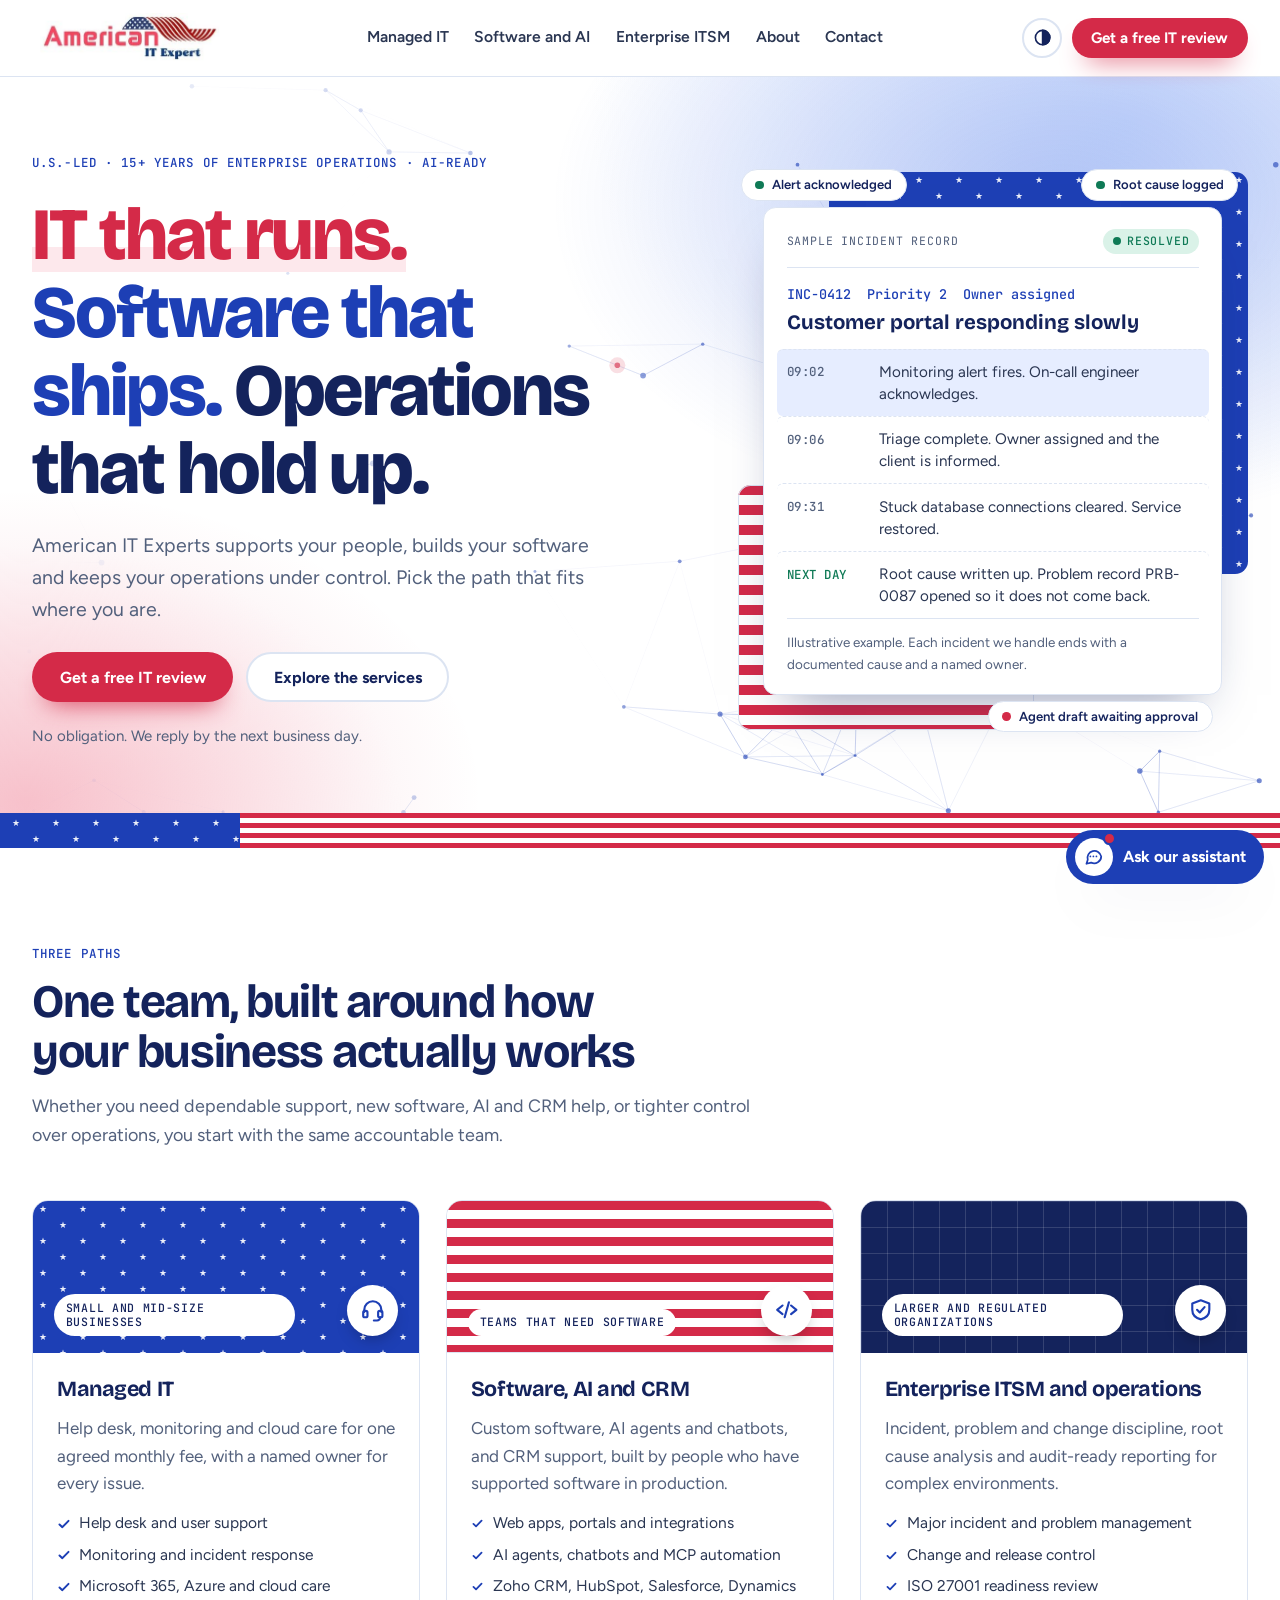
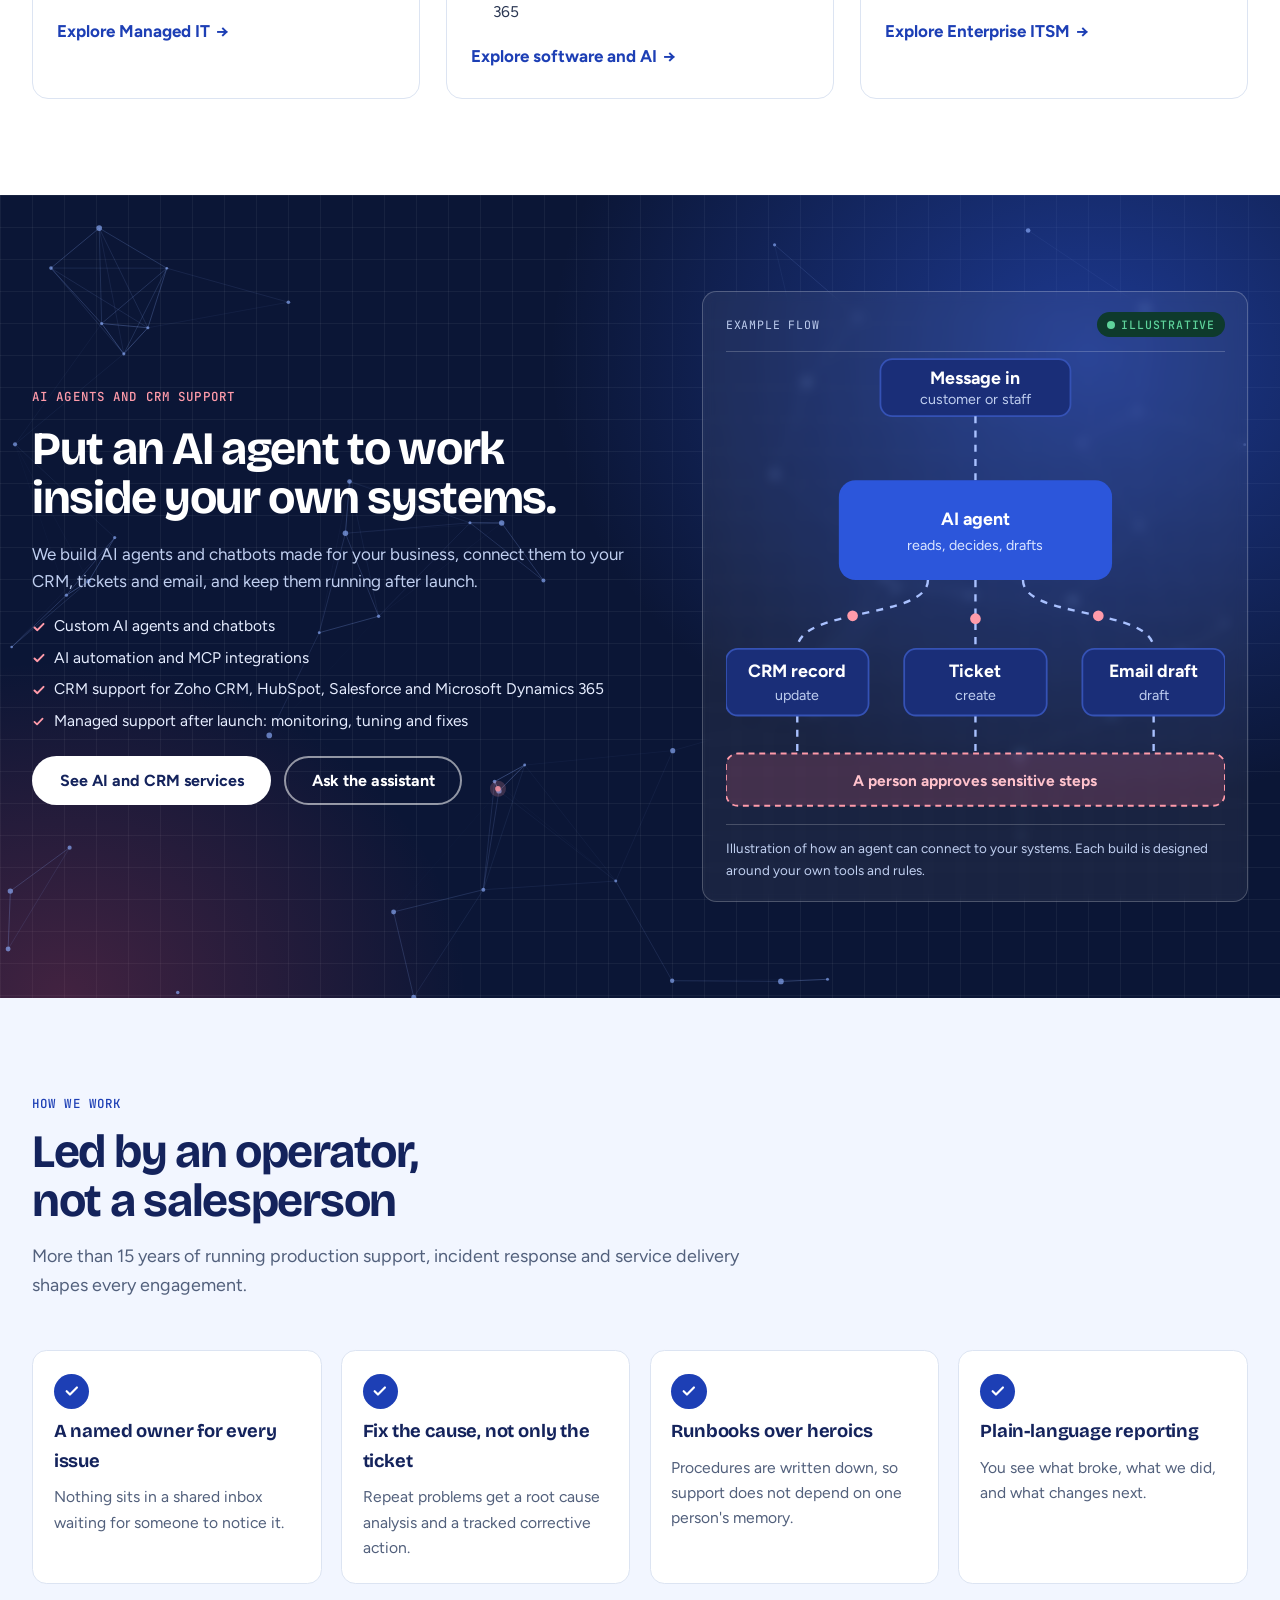
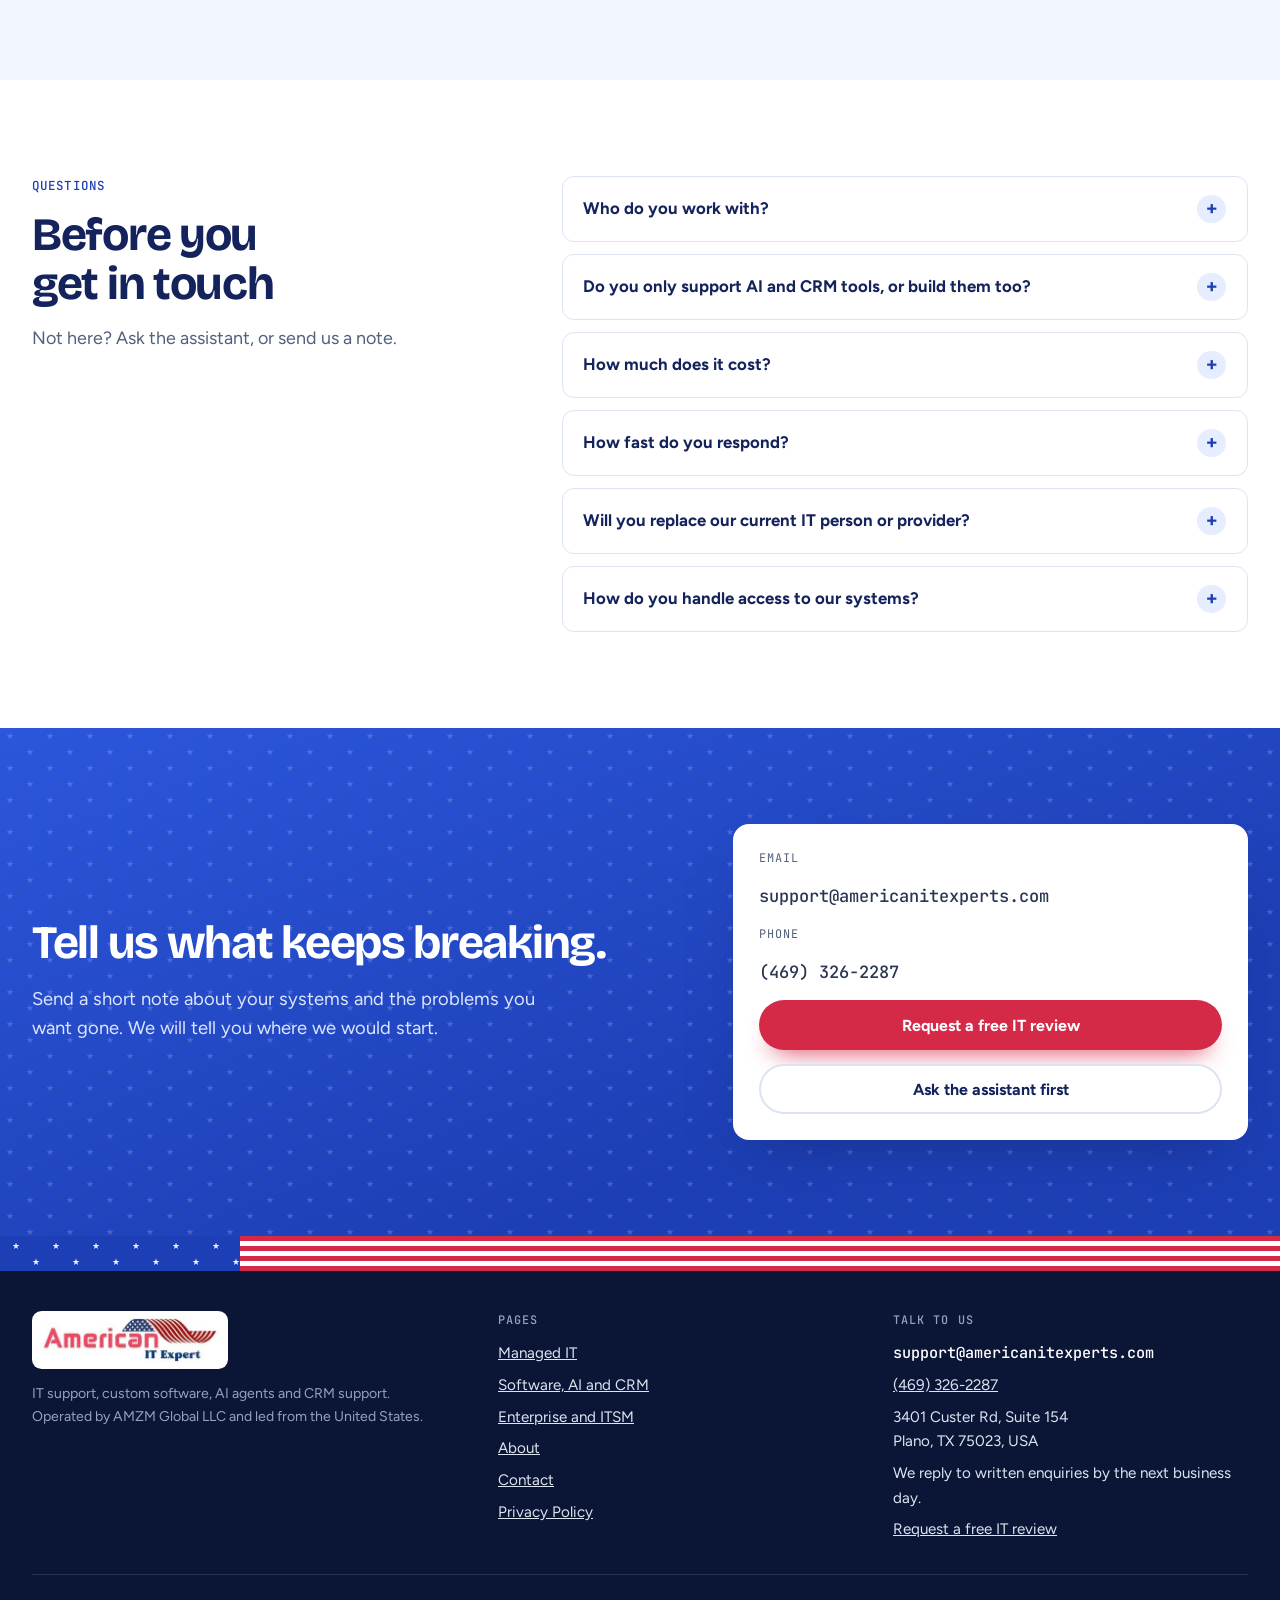
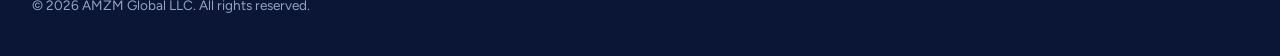
<file: index.html>
<!doctype html><html lang="en"><head><meta charset="utf-8"><meta name="viewport" content="width=device-width, initial-scale=1"><title>American IT Experts | Managed IT, Software, AI Agents and Enterprise ITSM</title><meta name="description" content="U.S.-led IT company: managed IT, custom software, AI agents, CRM support and enterprise ITSM from a team with 15+ years of operations experience."><link rel="canonical" href="https://americanitexperts.com/"><meta name="robots" content="index,follow"><meta name="theme-color" content="#1D3FB5"><meta property="og:type" content="website"><meta property="og:site_name" content="American IT Experts"><meta property="og:title" content="American IT Experts | Managed IT, Software, AI Agents and Enterprise ITSM"><meta property="og:description" content="U.S.-led IT company: managed IT, custom software, AI agents, CRM support and enterprise ITSM from a team with 15+ years of operations experience."><meta property="og:url" content="https://americanitexperts.com/"><meta property="og:image" content="https://americanitexperts.com/og-image.png"><meta property="og:image:width" content="1200"><meta property="og:image:height" content="630"><meta name="twitter:card" content="summary_large_image"><meta name="twitter:title" content="American IT Experts | Managed IT, Software, AI Agents and Enterprise ITSM"><meta name="twitter:description" content="U.S.-led IT company: managed IT, custom software, AI agents, CRM support and enterprise ITSM from a team with 15+ years of operations experience."><meta name="twitter:image" content="https://americanitexperts.com/og-image.png"><link rel="icon" href="favicon.svg" type="image/svg+xml"><script type="application/ld+json">{"@context": "https://schema.org", "@type": "Organization", "@id": "https://americanitexperts.com/#org", "name": "American IT Experts", "legalName": "AMZM Global LLC", "url": "https://americanitexperts.com/", "logo": "https://americanitexperts.com/logo.png", "email": "support@americanitexperts.com", "telephone": "+1-469-326-2287", "areaServed": "US", "address": {"@type": "PostalAddress", "streetAddress": "3401 Custer Rd, Suite 154", "addressLocality": "Plano", "addressRegion": "TX", "postalCode": "75023", "addressCountry": "US"}, "contactPoint": {"@type": "ContactPoint", "contactType": "customer support", "email": "support@americanitexperts.com", "telephone": "+1-469-326-2287", "areaServed": "US", "availableLanguage": "English"}, "description": "U.S.-led IT services and software company: managed IT, custom software, AI agents, CRM support and enterprise ITSM."}</script><script type="application/ld+json">{"@context": "https://schema.org", "@type": "WebSite", "name": "American IT Experts", "url": "https://americanitexperts.com/", "publisher": {"@id": "https://americanitexperts.com/#org"}}</script><script type="application/ld+json">{"@context": "https://schema.org", "@type": "FAQPage", "mainEntity": [{"@type": "Question", "name": "Who do you work with?", "acceptedAnswer": {"@type": "Answer", "text": "Small and mid-size businesses in the United States that need dependable IT or software without building a large internal team. We also support larger organizations that need extra operational capacity or ITSM expertise."}}, {"@type": "Question", "name": "Do you only support AI and CRM tools, or build them too?", "acceptedAnswer": {"@type": "Answer", "text": "Both. We build AI agents, chatbots and automations made for your business, and we support the CRM you already use, including Zoho CRM, HubSpot, Salesforce and Microsoft Dynamics 365."}}, {"@type": "Question", "name": "How much does it cost?", "acceptedAnswer": {"@type": "Answer", "text": "Managed IT is a fixed monthly fee based on your users, systems and coverage hours. Projects are quoted at a fixed scope. After the free IT review you receive a written quote."}}, {"@type": "Question", "name": "How fast do you respond?", "acceptedAnswer": {"@type": "Answer", "text": "We reply to new enquiries by the next business day. For supported clients, response and resolution targets are set by priority in your agreement."}}, {"@type": "Question", "name": "Will you replace our current IT person or provider?", "acceptedAnswer": {"@type": "Answer", "text": "Only if you want us to. Many clients keep an in-house contact and use us for monitoring, after-hours support, process or projects."}}, {"@type": "Question", "name": "How do you handle access to our systems?", "acceptedAnswer": {"@type": "Answer", "text": "We work through named accounts with the minimum permissions needed, with written approval for administrative access. Access is reviewed regularly and removed when work ends."}}]}</script><link rel="preconnect" href="https://fonts.googleapis.com"><link rel="preconnect" href="https://fonts.gstatic.com" crossorigin><link rel="stylesheet" href="https://fonts.googleapis.com/css2?family=Bricolage+Grotesque:wght@600;700;800&family=Figtree:wght@400;500;600;700&family=JetBrains+Mono:wght@400;500&display=swap"><link rel="stylesheet" href="styles.css"><script>try{var t=localStorage.getItem('aitx-theme');if(t==='light'||t==='dark')document.documentElement.setAttribute('data-theme',t)}catch(e){}document.documentElement.classList.add('js')</script></head><body><a class="skip" href="#main">Skip to content</a><header class="site-header"><div class="wrap bar"><a class="logo-chip" href="index.html" aria-label="American IT Experts, home"><img src="logo.png" alt="American IT Experts" width="367" height="102"></a><nav class="nav" id="nav" aria-label="Main"><a href="managed-it.html">Managed IT</a><a href="software.html">Software and AI</a><a href="enterprise-itsm.html">Enterprise ITSM</a><a href="about.html">About</a><a href="contact.html">Contact</a><a class="btn btn-primary nav-cta" href="contact.html">Get a free IT review</a></nav><div class="bar-end"><button class="theme-btn" type="button" id="theme" aria-label="Switch between light and dark mode"><svg viewBox="0 0 24 24" fill="none" stroke="currentColor" stroke-width="2" stroke-linecap="round" stroke-linejoin="round" aria-hidden="true"><circle cx="12" cy="12" r="9"/><path d="M12 3a9 9 0 0 1 0 18z" fill="currentColor"/></svg></button><a class="btn btn-primary btn-sm" href="contact.html"><span class="long">Get a free IT review</span><span class="short">Free review</span></a><button class="menu-btn" type="button" id="menu" aria-expanded="false" aria-controls="nav" aria-label="Open menu"><svg viewBox="0 0 24 24" fill="none" stroke="currentColor" stroke-width="2" stroke-linecap="round" stroke-linejoin="round" aria-hidden="true"><path d="M4 7h16M4 12h16M4 17h16"/></svg></button></div></div></header>
<main id="main">
  <section class="hero" id="top" aria-labelledby="hero-title"><canvas class="fx" aria-hidden="true"></canvas>
    <div class="hero-media" id="hero-media" aria-hidden="true"></div>
    <div class="wrap hero-grid">
      <div class="hero-copy rise">
        <p class="eyebrow">U.S.-led &middot; 15+ years of enterprise operations &middot; AI-ready</p>
        <h1 id="hero-title"><span class="a">IT that runs.</span> <span class="b">Software that ships.</span> Operations that hold up.</h1>
        <p class="lead">American IT Experts supports your people, builds your software and keeps your operations under control. Pick the path that fits where you are.</p>
        <div class="actions">
          <a class="btn btn-primary" href="contact.html">Get a free IT review</a>
          <a class="btn btn-ghost" href="#paths">Explore the services</a>
        </div>
        <p class="micro">No obligation. We reply by the next business day.</p>
      </div>
      <div class="hero-visual" id="visual">
        <div class="canton" aria-hidden="true"></div>
        <div class="stripes" aria-hidden="true"></div>
        <figure class="ticket" aria-label="Sample incident record" style="margin-block:0">
          <figcaption class="ticket-head"><span>Sample incident record</span><span class="chip">Resolved</span></figcaption>
          <div class="ticket-id"><span>INC-0412</span><span>Priority 2</span><span>Owner assigned</span></div>
          <p class="ticket-title">Customer portal responding slowly</p>
          <ol class="timeline" data-cycle>
            <li class="on"><time>09:02</time><span>Monitoring alert fires. On-call engineer acknowledges.</span></li>
            <li><time>09:06</time><span>Triage complete. Owner assigned and the client is informed.</span></li>
            <li><time>09:31</time><span>Stuck database connections cleared. Service restored.</span></li>
            <li><time>Next day</time><span>Root cause written up. Problem record PRB-0087 opened so it does not come back.</span></li>
          </ol>
          <p class="ticket-foot">Illustrative example. Each incident we handle ends with a documented cause and a named owner.</p>
        </figure>
        <span class="fbadge fb-a" aria-hidden="true"><i class="ok"></i>Alert acknowledged</span>
        <span class="fbadge fb-b" aria-hidden="true"><i class="ok"></i>Root cause logged</span>
        <span class="fbadge fb-c" aria-hidden="true"><i></i>Agent draft awaiting approval</span>
      </div>
    </div>
  </section>
  <div class="flagstrip" aria-hidden="true"><div class="c"></div><div class="s"></div></div>

  <section class="section" id="paths" aria-labelledby="paths-title">
    <div class="wrap">
      <div class="section-head reveal">
        <p class="eyebrow">Three paths</p>
        <h2 id="paths-title">One team, built around how your business actually works</h2>
        <p>Whether you need dependable support, new software, AI and CRM help, or tighter control over operations, you start with the same accountable team.</p>
      </div>
      <div class="paths">
        <article class="path reveal">
          <div class="path-top t-stars"><span class="path-badge">Small and mid-size businesses</span><span class="path-ico"><svg viewBox="0 0 24 24" fill="none" stroke="currentColor" stroke-width="2" stroke-linecap="round" stroke-linejoin="round" aria-hidden="true"><path d="M4 14v-2a8 8 0 0 1 16 0v2"/><rect x="3" y="13" width="4" height="6" rx="1.5"/><rect x="17" y="13" width="4" height="6" rx="1.5"/><path d="M19 19a3 3 0 0 1-3 3h-3"/></svg></span></div>
          <div class="path-body">
            <h3>Managed IT</h3>
            <p>Help desk, monitoring and cloud care for one agreed monthly fee, with a named owner for every issue.</p>
            <ul class="ticks"><li>Help desk and user support</li><li>Monitoring and incident response</li><li>Microsoft 365, Azure and cloud care</li></ul>
            <a class="path-link" href="managed-it.html">Explore Managed IT <span aria-hidden="true">&rarr;</span></a>
          </div>
        </article>
        <article class="path reveal">
          <div class="path-top t-stripes"><span class="path-badge">Teams that need software</span><span class="path-ico"><svg viewBox="0 0 24 24" fill="none" stroke="currentColor" stroke-width="2" stroke-linecap="round" stroke-linejoin="round" aria-hidden="true"><path d="M8 8l-5 4 5 4M16 8l5 4-5 4M14 5l-4 14"/></svg></span></div>
          <div class="path-body">
            <h3>Software, AI and CRM</h3>
            <p>Custom software, AI agents and chatbots, and CRM support, built by people who have supported software in production.</p>
            <ul class="ticks"><li>Web apps, portals and integrations</li><li>AI agents, chatbots and MCP automation</li><li>Zoho CRM, HubSpot, Salesforce, Dynamics 365</li></ul>
            <a class="path-link" href="software.html">Explore software and AI <span aria-hidden="true">&rarr;</span></a>
          </div>
        </article>
        <article class="path reveal">
          <div class="path-top t-grid"><span class="path-badge">Larger and regulated organizations</span><span class="path-ico"><svg viewBox="0 0 24 24" fill="none" stroke="currentColor" stroke-width="2" stroke-linecap="round" stroke-linejoin="round" aria-hidden="true"><path d="M12 3l8 3v6c0 4.5-3.2 7.8-8 9-4.8-1.2-8-4.5-8-9V6z"/><path d="M8.5 12l2.5 2.5 4.5-5"/></svg></span></div>
          <div class="path-body">
            <h3>Enterprise ITSM and operations</h3>
            <p>Incident, problem and change discipline, root cause analysis and audit-ready reporting for complex environments.</p>
            <ul class="ticks"><li>Major incident and problem management</li><li>Change and release control</li><li>ISO 27001 readiness review</li></ul>
            <a class="path-link" href="enterprise-itsm.html">Explore Enterprise ITSM <span aria-hidden="true">&rarr;</span></a>
          </div>
        </article>
      </div>
    </div>
  </section>

  <section class="section ai" id="ai" aria-labelledby="ai-title"><canvas class="fx" data-fx="dark" aria-hidden="true"></canvas>
    <div class="wrap ai-grid">
      <div class="stack">
        <p class="eyebrow">AI agents and CRM support</p>
        <h2 id="ai-title">Put an AI agent to work inside your own systems.</h2>
        <p>We build AI agents and chatbots made for your business, connect them to your CRM, tickets and email, and keep them running after launch.</p>
        <ul class="ticks"><li>Custom AI agents and chatbots</li><li>AI automation and MCP integrations</li><li>CRM support for Zoho CRM, HubSpot, Salesforce and Microsoft Dynamics 365</li><li>Managed support after launch: monitoring, tuning and fixes</li></ul>
        <div class="actions">
          <a class="btn btn-light" href="software.html">See AI and CRM services</a>
          <button class="btn btn-outline-light" type="button" data-open-chat>Ask the assistant</button>
        </div>
      </div>
      <figure class="panel" style="margin:0">
        <figcaption class="panel-head"><span>Example flow</span><span class="chip">Illustrative</span></figcaption>
        <svg class="flow" viewBox="0 0 420 392" role="img" aria-label="Example flow: a message reaches an AI agent, which updates a CRM record, creates a ticket and drafts an email. A person approves sensitive steps."><rect class="node" x="130" y="6" width="160" height="48" rx="10"/><text class="lbl" x="210" y="27" text-anchor="middle">Message in</text><text class="sub" x="210" y="44" text-anchor="middle">customer or staff</text><path class="wire" d="M210,54 L210,108"/><path class="wire" d="M170,192 C170,225 60,215 60,250"/><path class="wire" d="M210,192 L210,250"/><path class="wire" d="M250,192 C250,225 360,215 360,250"/><path class="wire" d="M60,306 L60,338"/><path class="wire" d="M210,306 L210,338"/><path class="wire" d="M360,306 L360,338"/><rect class="agent" x="95" y="108" width="230" height="84" rx="14"/><text class="lbl on-dark" x="210" y="146" text-anchor="middle">AI agent</text><text class="sub on-dark" x="210" y="167" text-anchor="middle">reads, decides, drafts</text><rect class="node" x="0" y="250" width="120" height="56" rx="10"/><text class="lbl" x="60" y="274" text-anchor="middle">CRM record</text><text class="sub" x="60" y="293" text-anchor="middle">update</text><rect class="node" x="150" y="250" width="120" height="56" rx="10"/><text class="lbl" x="210" y="274" text-anchor="middle">Ticket</text><text class="sub" x="210" y="293" text-anchor="middle">create</text><rect class="node" x="300" y="250" width="120" height="56" rx="10"/><text class="lbl" x="360" y="274" text-anchor="middle">Email draft</text><text class="sub" x="360" y="293" text-anchor="middle">draft</text><rect class="review" x="0" y="338" width="420" height="44" rx="10"/><text class="rv" x="210" y="365" text-anchor="middle">A person approves sensitive steps</text><circle class="pulse" r="4.5" cx="0" cy="0" opacity="0"><animateMotion dur="4.2s" repeatCount="indefinite" calcMode="linear" keyPoints="0;0;1;1" keyTimes="0;0.02;0.26;1" path="M210,54 L210,108"/><animate attributeName="opacity" dur="4.2s" repeatCount="indefinite" values="0;0;1;1;0;0" keyTimes="0;0.02;0.03;0.26;0.27;1"/></circle><circle class="pulse" r="4.5" cx="0" cy="0" opacity="0"><animateMotion dur="4.2s" repeatCount="indefinite" calcMode="linear" keyPoints="0;0;1;1" keyTimes="0;0.3;0.6;1" path="M170,192 C170,225 60,215 60,250"/><animate attributeName="opacity" dur="4.2s" repeatCount="indefinite" values="0;0;1;1;0;0" keyTimes="0;0.3;0.31;0.6;0.61;1"/></circle><circle class="pulse" r="4.5" cx="0" cy="0" opacity="0"><animateMotion dur="4.2s" repeatCount="indefinite" calcMode="linear" keyPoints="0;0;1;1" keyTimes="0;0.3;0.6;1" path="M210,192 L210,250"/><animate attributeName="opacity" dur="4.2s" repeatCount="indefinite" values="0;0;1;1;0;0" keyTimes="0;0.3;0.31;0.6;0.61;1"/></circle><circle class="pulse" r="4.5" cx="0" cy="0" opacity="0"><animateMotion dur="4.2s" repeatCount="indefinite" calcMode="linear" keyPoints="0;0;1;1" keyTimes="0;0.3;0.6;1" path="M250,192 C250,225 360,215 360,250"/><animate attributeName="opacity" dur="4.2s" repeatCount="indefinite" values="0;0;1;1;0;0" keyTimes="0;0.3;0.31;0.6;0.61;1"/></circle></svg>
        <p class="panel-foot">Illustration of how an agent can connect to your systems. Each build is designed around your own tools and rules.</p>
      </figure>
    </div>
  </section>

  <section class="section section-tint" id="how" aria-labelledby="how-title">
    <div class="wrap">
      <div class="section-head reveal">
        <p class="eyebrow">How we work</p>
        <h2 id="how-title">Led by an operator, not a salesperson</h2>
        <p>More than 15 years of running production support, incident response and service delivery shapes every engagement.</p>
      </div>
      <div class="ops">
        <div class="op reveal"><span class="tick"><svg viewBox="0 0 24 24" fill="none" stroke="currentColor" stroke-width="3" stroke-linecap="round" stroke-linejoin="round" aria-hidden="true"><path d="M5 12.5l4.5 4.5L19 7.5"/></svg></span><b>A named owner for every issue</b><span>Nothing sits in a shared inbox waiting for someone to notice it.</span></div>
        <div class="op reveal"><span class="tick"><svg viewBox="0 0 24 24" fill="none" stroke="currentColor" stroke-width="3" stroke-linecap="round" stroke-linejoin="round" aria-hidden="true"><path d="M5 12.5l4.5 4.5L19 7.5"/></svg></span><b>Fix the cause, not only the ticket</b><span>Repeat problems get a root cause analysis and a tracked corrective action.</span></div>
        <div class="op reveal"><span class="tick"><svg viewBox="0 0 24 24" fill="none" stroke="currentColor" stroke-width="3" stroke-linecap="round" stroke-linejoin="round" aria-hidden="true"><path d="M5 12.5l4.5 4.5L19 7.5"/></svg></span><b>Runbooks over heroics</b><span>Procedures are written down, so support does not depend on one person's memory.</span></div>
        <div class="op reveal"><span class="tick"><svg viewBox="0 0 24 24" fill="none" stroke="currentColor" stroke-width="3" stroke-linecap="round" stroke-linejoin="round" aria-hidden="true"><path d="M5 12.5l4.5 4.5L19 7.5"/></svg></span><b>Plain-language reporting</b><span>You see what broke, what we did, and what changes next.</span></div>
      </div>
    </div>
  </section>

  <section class="section" id="faq" aria-labelledby="faq-title">
    <div class="wrap faq-grid">
      <div class="section-head"><p class="eyebrow">Questions</p><h2 id="faq-title">Before you get in touch</h2>
        <p>Not here? Ask the assistant, or send us a note.</p></div>
      <div class="faq"><details><summary>Who do you work with?</summary><p>Small and mid-size businesses in the United States that need dependable IT or software without building a large internal team. We also support larger organizations that need extra operational capacity or ITSM expertise.</p></details><details><summary>Do you only support AI and CRM tools, or build them too?</summary><p>Both. We build AI agents, chatbots and automations made for your business, and we support the CRM you already use, including Zoho CRM, HubSpot, Salesforce and Microsoft Dynamics 365.</p></details><details><summary>How much does it cost?</summary><p>Managed IT is a fixed monthly fee based on your users, systems and coverage hours. Projects are quoted at a fixed scope. After the free IT review you receive a written quote.</p></details><details><summary>How fast do you respond?</summary><p>We reply to new enquiries by the next business day. For supported clients, response and resolution targets are set by priority in your agreement.</p></details><details><summary>Will you replace our current IT person or provider?</summary><p>Only if you want us to. Many clients keep an in-house contact and use us for monitoring, after-hours support, process or projects.</p></details><details><summary>How do you handle access to our systems?</summary><p>We work through named accounts with the minimum permissions needed, with written approval for administrative access. Access is reviewed regularly and removed when work ends.</p></details></div>
    </div>
  </section>
  <section class="section cta" aria-labelledby="cta-title"><div class="wrap cta-in"><div><h2 id="cta-title">Tell us what keeps breaking.</h2><p class="sub">Send a short note about your systems and the problems you want gone. We will tell you where we would start.</p></div><div class="cta-card"><p class="label">Email</p><span class="email" id="cta-email">support@americanitexperts.com</span><p class="label">Phone</p><a class="email" href="tel:+14693262287">(469) 326-2287</a><a class="btn btn-primary" href="contact.html">Request a free IT review</a><button class="btn btn-ghost" type="button" data-open-chat>Ask the assistant first</button></div></div></section>
</main><div class="flagstrip" aria-hidden="true"><div class="c"></div><div class="s"></div></div><footer><div class="wrap foot"><div><a class="logo-chip" href="index.html" aria-label="American IT Experts, home"><img src="logo.png" alt="American IT Experts" width="367" height="102"></a><small>IT support, custom software, AI agents and CRM support. Operated by AMZM Global LLC and led from the United States.</small></div><div><h4>Pages</h4><ul><li><a href="managed-it.html">Managed IT</a></li><li><a href="software.html">Software, AI and CRM</a></li><li><a href="enterprise-itsm.html">Enterprise and ITSM</a></li><li><a href="about.html">About</a></li><li><a href="contact.html">Contact</a></li><li><a href="privacy.html">Privacy Policy</a></li></ul></div><div><h4>Talk to us</h4><ul><li><span class="email">support@americanitexperts.com</span></li><li><a href="tel:+14693262287">(469) 326-2287</a></li><li><address>3401 Custer Rd, Suite 154<br>Plano, TX 75023, USA</address></li><li>We reply to written enquiries by the next business day.</li><li><a href="contact.html">Request a free IT review</a></li></ul></div><p class="legal">&copy; <span id="yr">2026</span> AMZM Global LLC. All rights reserved.</p></div></footer><script src="config.js"></script><script src="site.js" defer></script><script src="chat.js" defer></script></body></html>
</file>
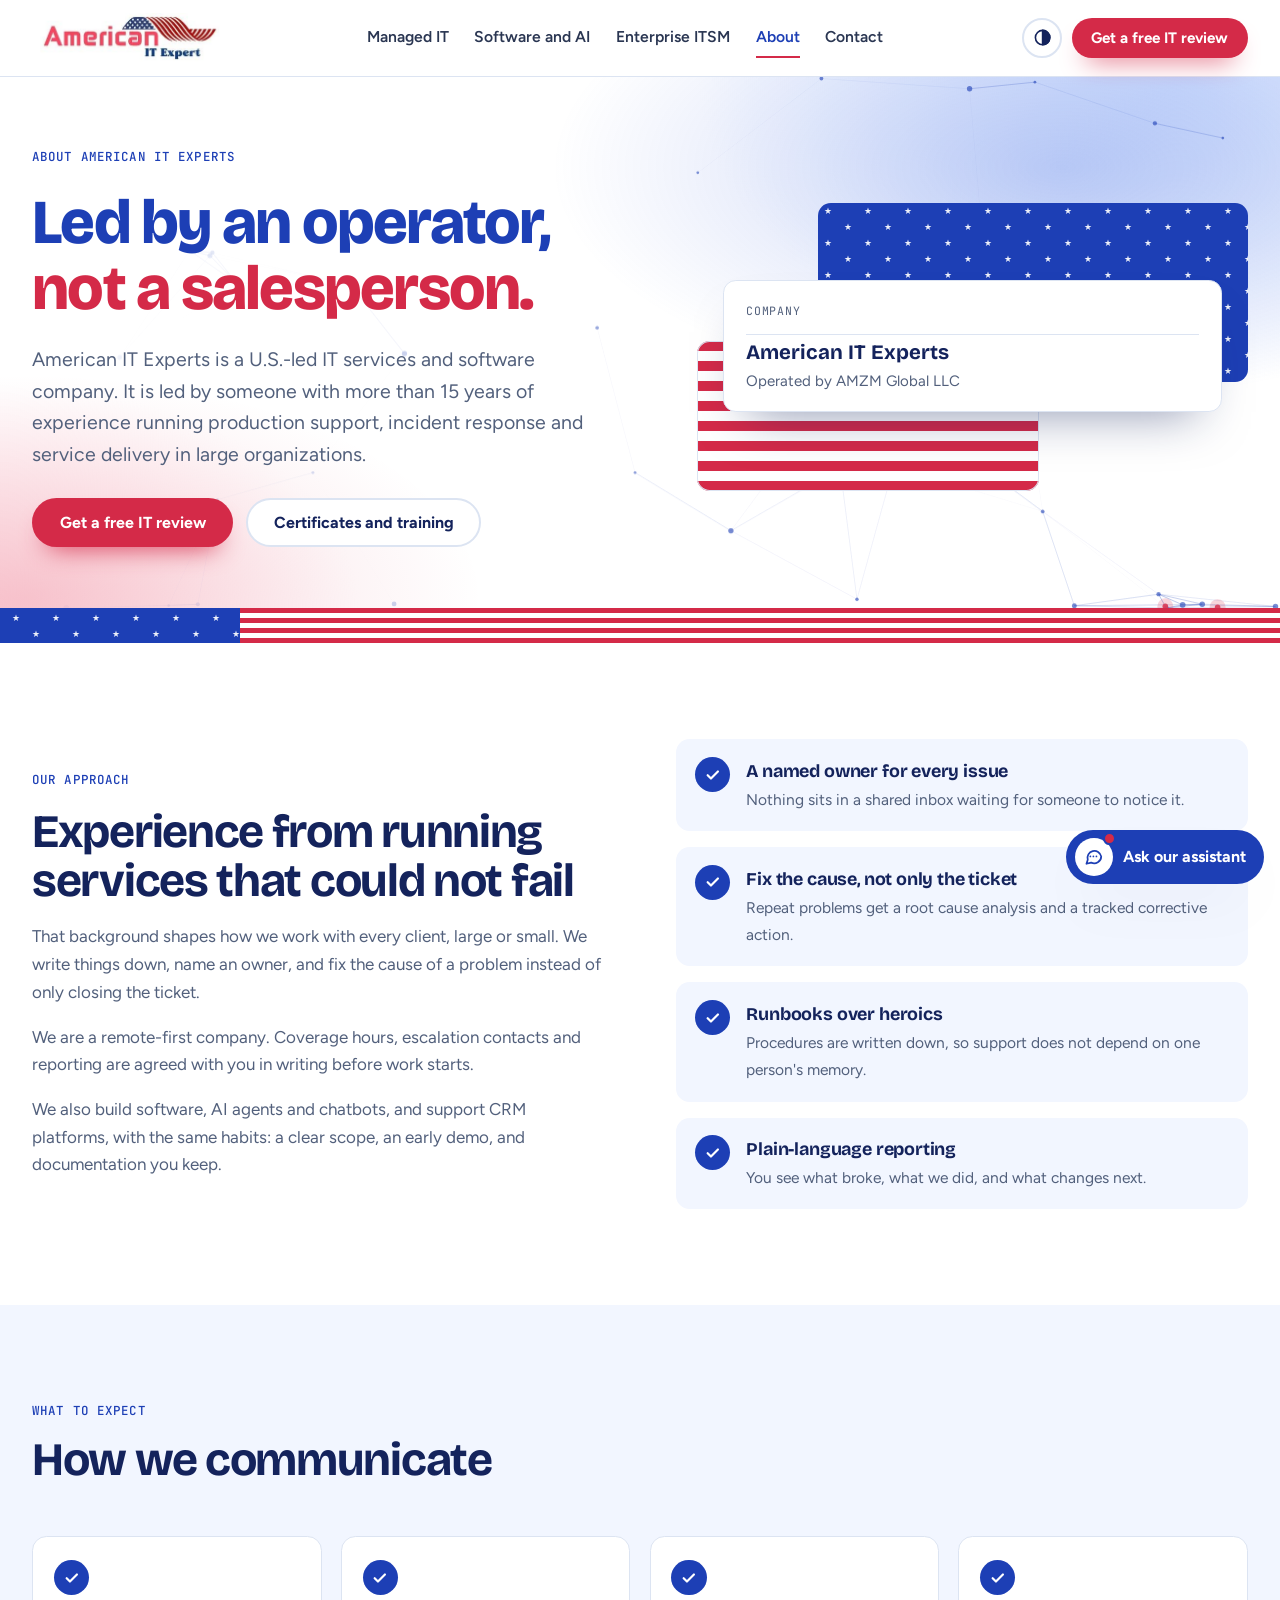
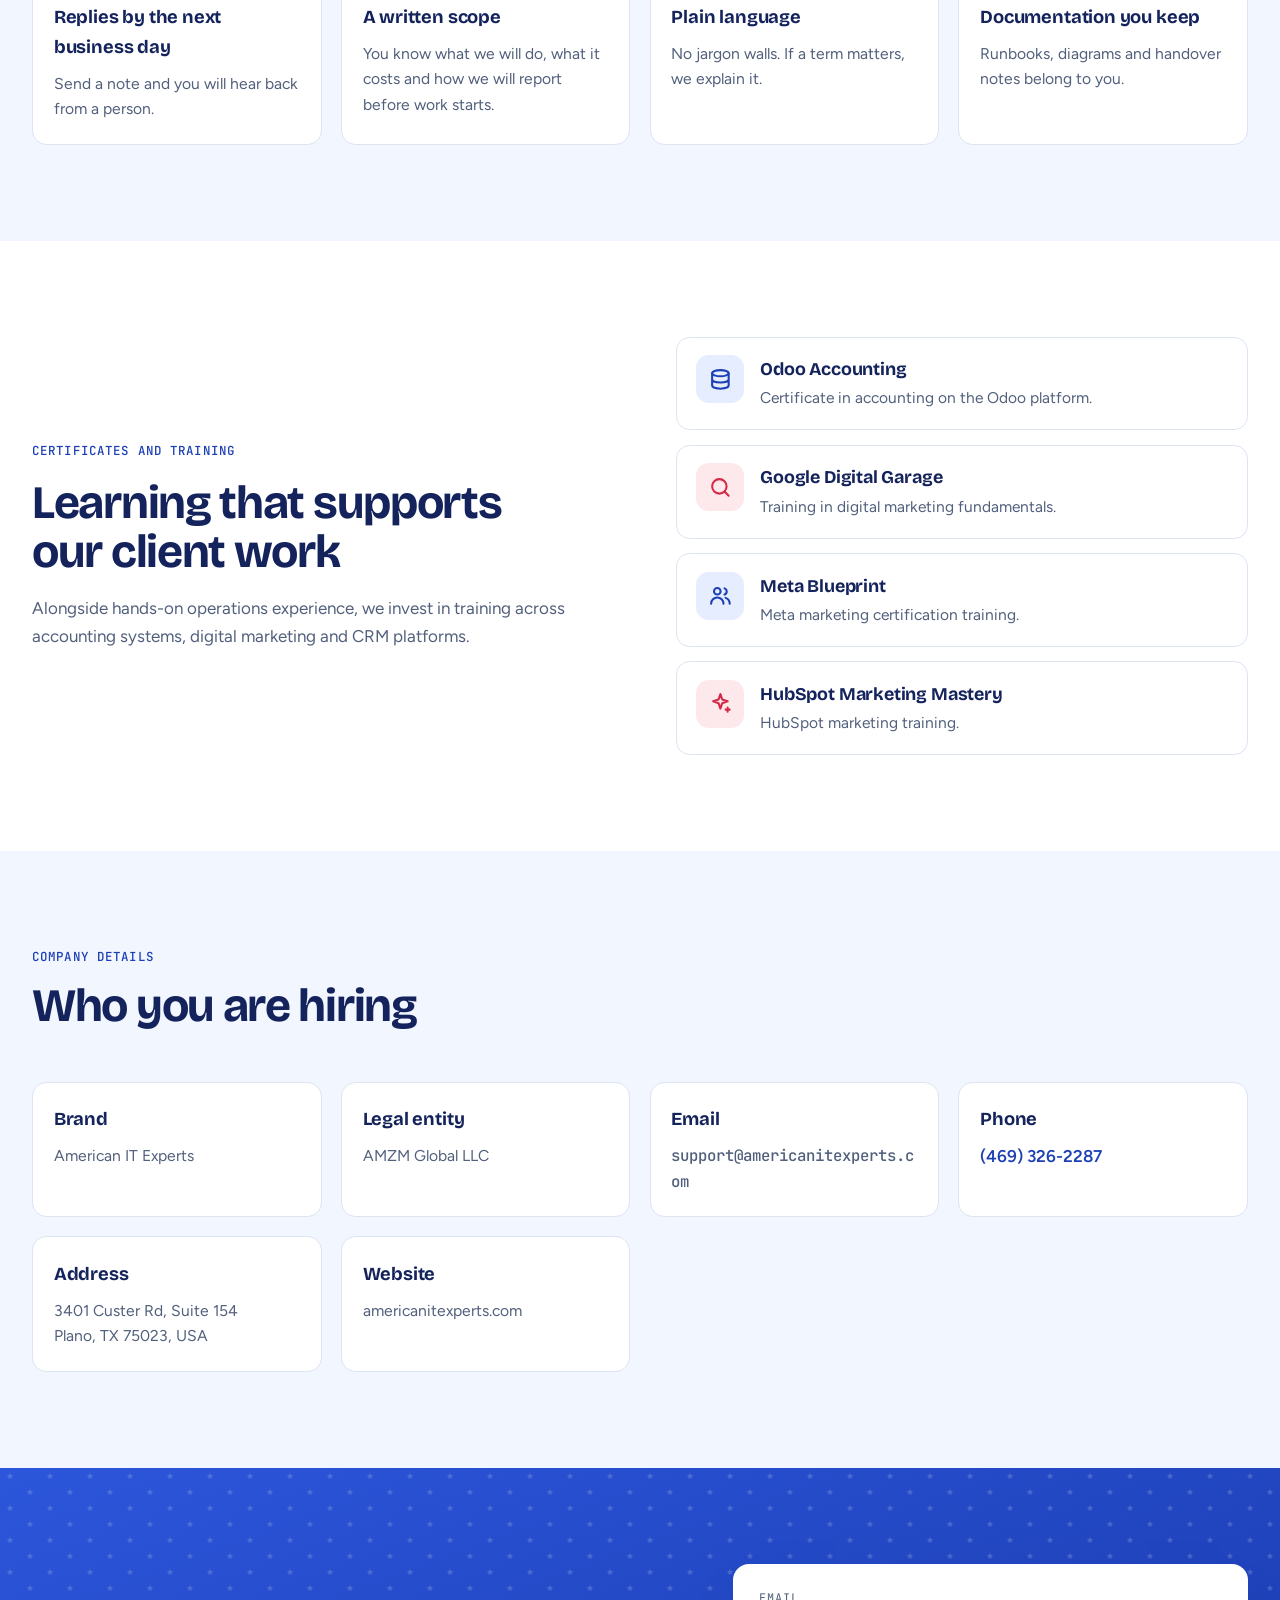
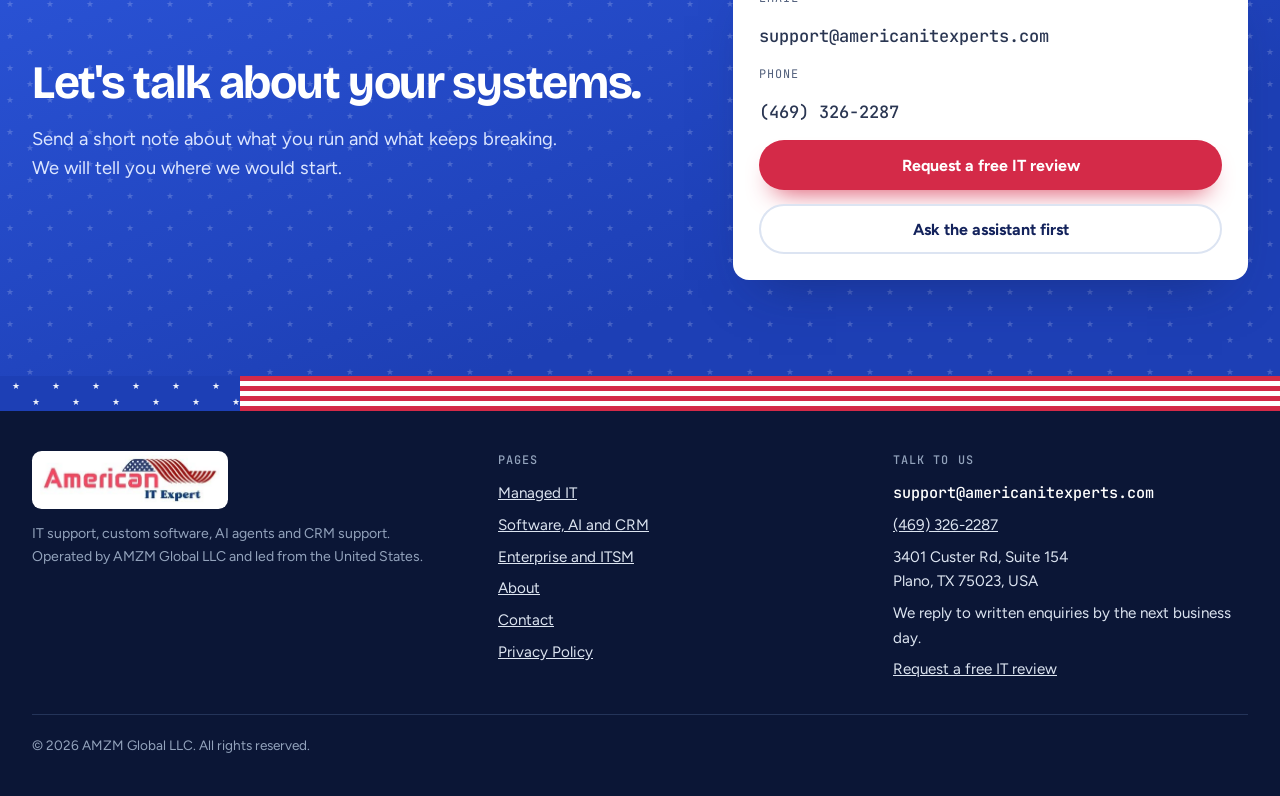
<file: about.html>
<!doctype html><html lang="en"><head><meta charset="utf-8"><meta name="viewport" content="width=device-width, initial-scale=1"><title>About American IT Experts | Led by an Operator</title><meta name="description" content="A U.S.-led IT services and software company operated by AMZM Global LLC, with 15+ years of enterprise IT operations experience."><link rel="canonical" href="https://americanitexperts.com/about.html"><meta name="robots" content="index,follow"><meta name="theme-color" content="#1D3FB5"><meta property="og:type" content="website"><meta property="og:site_name" content="American IT Experts"><meta property="og:title" content="About American IT Experts | Led by an Operator"><meta property="og:description" content="A U.S.-led IT services and software company operated by AMZM Global LLC, with 15+ years of enterprise IT operations experience."><meta property="og:url" content="https://americanitexperts.com/about.html"><meta property="og:image" content="https://americanitexperts.com/og-image.png"><meta property="og:image:width" content="1200"><meta property="og:image:height" content="630"><meta name="twitter:card" content="summary_large_image"><meta name="twitter:title" content="About American IT Experts | Led by an Operator"><meta name="twitter:description" content="A U.S.-led IT services and software company operated by AMZM Global LLC, with 15+ years of enterprise IT operations experience."><meta name="twitter:image" content="https://americanitexperts.com/og-image.png"><link rel="icon" href="favicon.svg" type="image/svg+xml"><script type="application/ld+json">{"@context": "https://schema.org", "@type": "Organization", "@id": "https://americanitexperts.com/#org", "name": "American IT Experts", "legalName": "AMZM Global LLC", "url": "https://americanitexperts.com/", "logo": "https://americanitexperts.com/logo.png", "email": "support@americanitexperts.com", "telephone": "+1-469-326-2287", "areaServed": "US", "address": {"@type": "PostalAddress", "streetAddress": "3401 Custer Rd, Suite 154", "addressLocality": "Plano", "addressRegion": "TX", "postalCode": "75023", "addressCountry": "US"}, "contactPoint": {"@type": "ContactPoint", "contactType": "customer support", "email": "support@americanitexperts.com", "telephone": "+1-469-326-2287", "areaServed": "US", "availableLanguage": "English"}, "description": "U.S.-led IT services and software company: managed IT, custom software, AI agents, CRM support and enterprise ITSM."}</script><script type="application/ld+json">{"@context": "https://schema.org", "@type": "BreadcrumbList", "itemListElement": [{"@type": "ListItem", "position": 1, "name": "Home", "item": "https://americanitexperts.com/"}, {"@type": "ListItem", "position": 2, "name": "About", "item": "https://americanitexperts.com/about.html"}]}</script><link rel="preconnect" href="https://fonts.googleapis.com"><link rel="preconnect" href="https://fonts.gstatic.com" crossorigin><link rel="stylesheet" href="https://fonts.googleapis.com/css2?family=Bricolage+Grotesque:wght@600;700;800&family=Figtree:wght@400;500;600;700&family=JetBrains+Mono:wght@400;500&display=swap"><link rel="stylesheet" href="styles.css"><script>try{var t=localStorage.getItem('aitx-theme');if(t==='light'||t==='dark')document.documentElement.setAttribute('data-theme',t)}catch(e){}document.documentElement.classList.add('js')</script></head><body><a class="skip" href="#main">Skip to content</a><header class="site-header"><div class="wrap bar"><a class="logo-chip" href="index.html" aria-label="American IT Experts, home"><img src="logo.png" alt="American IT Experts" width="367" height="102"></a><nav class="nav" id="nav" aria-label="Main"><a href="managed-it.html">Managed IT</a><a href="software.html">Software and AI</a><a href="enterprise-itsm.html">Enterprise ITSM</a><a href="about.html" aria-current="page">About</a><a href="contact.html">Contact</a><a class="btn btn-primary nav-cta" href="contact.html">Get a free IT review</a></nav><div class="bar-end"><button class="theme-btn" type="button" id="theme" aria-label="Switch between light and dark mode"><svg viewBox="0 0 24 24" fill="none" stroke="currentColor" stroke-width="2" stroke-linecap="round" stroke-linejoin="round" aria-hidden="true"><circle cx="12" cy="12" r="9"/><path d="M12 3a9 9 0 0 1 0 18z" fill="currentColor"/></svg></button><a class="btn btn-primary btn-sm" href="contact.html"><span class="long">Get a free IT review</span><span class="short">Free review</span></a><button class="menu-btn" type="button" id="menu" aria-expanded="false" aria-controls="nav" aria-label="Open menu"><svg viewBox="0 0 24 24" fill="none" stroke="currentColor" stroke-width="2" stroke-linecap="round" stroke-linejoin="round" aria-hidden="true"><path d="M4 7h16M4 12h16M4 17h16"/></svg></button></div></div></header>
<main id="main">
  <section class="page-hero" aria-labelledby="h1"><canvas class="fx" aria-hidden="true"></canvas>
    <div class="wrap ph-grid">
      <div class="hero-copy rise">
        <p class="eyebrow">About American IT Experts</p>
        <h1 id="h1"><span class="b">Led by an operator,</span> <span class="a">not a salesperson.</span></h1>
        <p class="lead">American IT Experts is a U.S.-led IT services and software company. It is led by someone with more than 15 years of experience running production support, incident response and service delivery in large organizations.</p>
        <div class="actions"><a class="btn btn-primary" href="contact.html">Get a free IT review</a><a class="btn btn-ghost" href="#credentials">Certificates and training</a></div>
      </div>
      <div class="hero-visual flagmark" aria-hidden="true">
        <div class="canton"></div><div class="stripes"></div>
        <div class="ticket" style="margin:2.6rem 1.6rem 0"><p class="ticket-head"><span>Company</span></p>
          <p class="ticket-title" style="padding-bottom:.2rem">American IT Experts</p><p class="micro">Operated by AMZM Global LLC</p></div>
      </div>
    </div>
  </section>
  <div class="flagstrip" aria-hidden="true"><div class="c"></div><div class="s"></div></div>

  <section class="section" aria-labelledby="story-title">
    <div class="wrap split">
      <div class="stack reveal">
        <p class="eyebrow">Our approach</p>
        <h2 id="story-title">Experience from running services that could not fail</h2>
        <p>That background shapes how we work with every client, large or small. We write things down, name an owner, and fix the cause of a problem instead of only closing the ticket.</p>
        <p>We are a remote-first company. Coverage hours, escalation contacts and reporting are agreed with you in writing before work starts.</p>
        <p>We also build software, AI agents and chatbots, and support CRM platforms, with the same habits: a clear scope, an early demo, and documentation you keep.</p>
      </div>
      <ul class="principles reveal">
        <li><span class="tick"><svg viewBox="0 0 24 24" fill="none" stroke="currentColor" stroke-width="3" stroke-linecap="round" stroke-linejoin="round" aria-hidden="true"><path d="M5 12.5l4.5 4.5L19 7.5"/></svg></span><div><b>A named owner for every issue</b><span>Nothing sits in a shared inbox waiting for someone to notice it.</span></div></li>
        <li><span class="tick"><svg viewBox="0 0 24 24" fill="none" stroke="currentColor" stroke-width="3" stroke-linecap="round" stroke-linejoin="round" aria-hidden="true"><path d="M5 12.5l4.5 4.5L19 7.5"/></svg></span><div><b>Fix the cause, not only the ticket</b><span>Repeat problems get a root cause analysis and a tracked corrective action.</span></div></li>
        <li><span class="tick"><svg viewBox="0 0 24 24" fill="none" stroke="currentColor" stroke-width="3" stroke-linecap="round" stroke-linejoin="round" aria-hidden="true"><path d="M5 12.5l4.5 4.5L19 7.5"/></svg></span><div><b>Runbooks over heroics</b><span>Procedures are written down, so support does not depend on one person's memory.</span></div></li>
        <li><span class="tick"><svg viewBox="0 0 24 24" fill="none" stroke="currentColor" stroke-width="3" stroke-linecap="round" stroke-linejoin="round" aria-hidden="true"><path d="M5 12.5l4.5 4.5L19 7.5"/></svg></span><div><b>Plain-language reporting</b><span>You see what broke, what we did, and what changes next.</span></div></li>
      </ul>
    </div>
  </section>

  <section class="section section-tint" aria-labelledby="expect-title">
    <div class="wrap">
      <div class="section-head reveal"><p class="eyebrow">What to expect</p><h2 id="expect-title">How we communicate</h2></div>
      <div class="ops">
        <div class="op reveal"><span class="tick"><svg viewBox="0 0 24 24" fill="none" stroke="currentColor" stroke-width="3" stroke-linecap="round" stroke-linejoin="round" aria-hidden="true"><path d="M5 12.5l4.5 4.5L19 7.5"/></svg></span><b>Replies by the next business day</b><span>Send a note and you will hear back from a person.</span></div>
        <div class="op reveal"><span class="tick"><svg viewBox="0 0 24 24" fill="none" stroke="currentColor" stroke-width="3" stroke-linecap="round" stroke-linejoin="round" aria-hidden="true"><path d="M5 12.5l4.5 4.5L19 7.5"/></svg></span><b>A written scope</b><span>You know what we will do, what it costs and how we will report before work starts.</span></div>
        <div class="op reveal"><span class="tick"><svg viewBox="0 0 24 24" fill="none" stroke="currentColor" stroke-width="3" stroke-linecap="round" stroke-linejoin="round" aria-hidden="true"><path d="M5 12.5l4.5 4.5L19 7.5"/></svg></span><b>Plain language</b><span>No jargon walls. If a term matters, we explain it.</span></div>
        <div class="op reveal"><span class="tick"><svg viewBox="0 0 24 24" fill="none" stroke="currentColor" stroke-width="3" stroke-linecap="round" stroke-linejoin="round" aria-hidden="true"><path d="M5 12.5l4.5 4.5L19 7.5"/></svg></span><b>Documentation you keep</b><span>Runbooks, diagrams and handover notes belong to you.</span></div>
      </div>
    </div>
  </section>

  <section class="section" id="credentials" aria-labelledby="cred-title">
    <div class="wrap split">
      <div class="stack reveal"><p class="eyebrow">Certificates and training</p><h2 id="cred-title">Learning that supports our client work</h2>
        <p>Alongside hands-on operations experience, we invest in training across accounting systems, digital marketing and CRM platforms.</p></div>
      <ul class="build-list reveal">
        <li><span class="ico-box"><svg viewBox="0 0 24 24" fill="none" stroke="currentColor" stroke-width="2" stroke-linecap="round" stroke-linejoin="round" aria-hidden="true"><ellipse cx="12" cy="6" rx="8" ry="3"/><path d="M4 6v6c0 1.7 3.6 3 8 3s8-1.3 8-3V6M4 12v6c0 1.7 3.6 3 8 3s8-1.3 8-3v-6"/></svg></span><div><b>Odoo Accounting</b><span>Certificate in accounting on the Odoo platform.</span></div></li>
        <li><span class="ico-box warm"><svg viewBox="0 0 24 24" fill="none" stroke="currentColor" stroke-width="2" stroke-linecap="round" stroke-linejoin="round" aria-hidden="true"><circle cx="11" cy="11" r="7"/><path d="M20 20l-4-4"/></svg></span><div><b>Google Digital Garage</b><span>Training in digital marketing fundamentals.</span></div></li>
        <li><span class="ico-box"><svg viewBox="0 0 24 24" fill="none" stroke="currentColor" stroke-width="2" stroke-linecap="round" stroke-linejoin="round" aria-hidden="true"><circle cx="9" cy="8" r="3.2"/><path d="M3 20a6 6 0 0 1 12 0M16 5.2a3.2 3.2 0 0 1 0 6M21 20a6 6 0 0 0-4-5.6"/></svg></span><div><b>Meta Blueprint</b><span>Meta marketing certification training.</span></div></li>
        <li><span class="ico-box warm"><svg viewBox="0 0 24 24" fill="none" stroke="currentColor" stroke-width="2" stroke-linecap="round" stroke-linejoin="round" aria-hidden="true"><path d="M12 3l1.8 5.2L19 10l-5.2 1.8L12 17l-1.8-5.2L5 10l5.2-1.8z"/><path d="M19 16v4M17 18h4"/></svg></span><div><b>HubSpot Marketing Mastery</b><span>HubSpot marketing training.</span></div></li>
      </ul>
    </div>
  </section>

  <section class="section section-tint" aria-labelledby="co-title">
    <div class="wrap">
      <div class="section-head reveal"><p class="eyebrow">Company details</p><h2 id="co-title">Who you are hiring</h2></div>
      <div class="ops">
        <div class="op reveal"><b>Brand</b><span>American IT Experts</span></div>
        <div class="op reveal"><b>Legal entity</b><span>AMZM Global LLC</span></div>
        <div class="op reveal"><b>Email</b><span class="email">support@americanitexperts.com</span></div>
        <div class="op reveal"><b>Phone</b><a href="tel:+14693262287">(469) 326-2287</a></div>
        <div class="op reveal"><b>Address</b><span>3401 Custer Rd, Suite 154<br>Plano, TX 75023, USA</span></div>
        <div class="op reveal"><b>Website</b><span>americanitexperts.com</span></div>
      </div>
    </div>
  </section>
  <section class="section cta" aria-labelledby="cta-title"><div class="wrap cta-in"><div><h2 id="cta-title">Let's talk about your systems.</h2><p class="sub">Send a short note about what you run and what keeps breaking. We will tell you where we would start.</p></div><div class="cta-card"><p class="label">Email</p><span class="email" id="cta-email">support@americanitexperts.com</span><p class="label">Phone</p><a class="email" href="tel:+14693262287">(469) 326-2287</a><a class="btn btn-primary" href="contact.html">Request a free IT review</a><button class="btn btn-ghost" type="button" data-open-chat>Ask the assistant first</button></div></div></section>
</main><div class="flagstrip" aria-hidden="true"><div class="c"></div><div class="s"></div></div><footer><div class="wrap foot"><div><a class="logo-chip" href="index.html" aria-label="American IT Experts, home"><img src="logo.png" alt="American IT Experts" width="367" height="102"></a><small>IT support, custom software, AI agents and CRM support. Operated by AMZM Global LLC and led from the United States.</small></div><div><h4>Pages</h4><ul><li><a href="managed-it.html">Managed IT</a></li><li><a href="software.html">Software, AI and CRM</a></li><li><a href="enterprise-itsm.html">Enterprise and ITSM</a></li><li><a href="about.html">About</a></li><li><a href="contact.html">Contact</a></li><li><a href="privacy.html">Privacy Policy</a></li></ul></div><div><h4>Talk to us</h4><ul><li><span class="email">support@americanitexperts.com</span></li><li><a href="tel:+14693262287">(469) 326-2287</a></li><li><address>3401 Custer Rd, Suite 154<br>Plano, TX 75023, USA</address></li><li>We reply to written enquiries by the next business day.</li><li><a href="contact.html">Request a free IT review</a></li></ul></div><p class="legal">&copy; <span id="yr">2026</span> AMZM Global LLC. All rights reserved.</p></div></footer><script src="config.js"></script><script src="site.js" defer></script><script src="chat.js" defer></script></body></html>
</file>
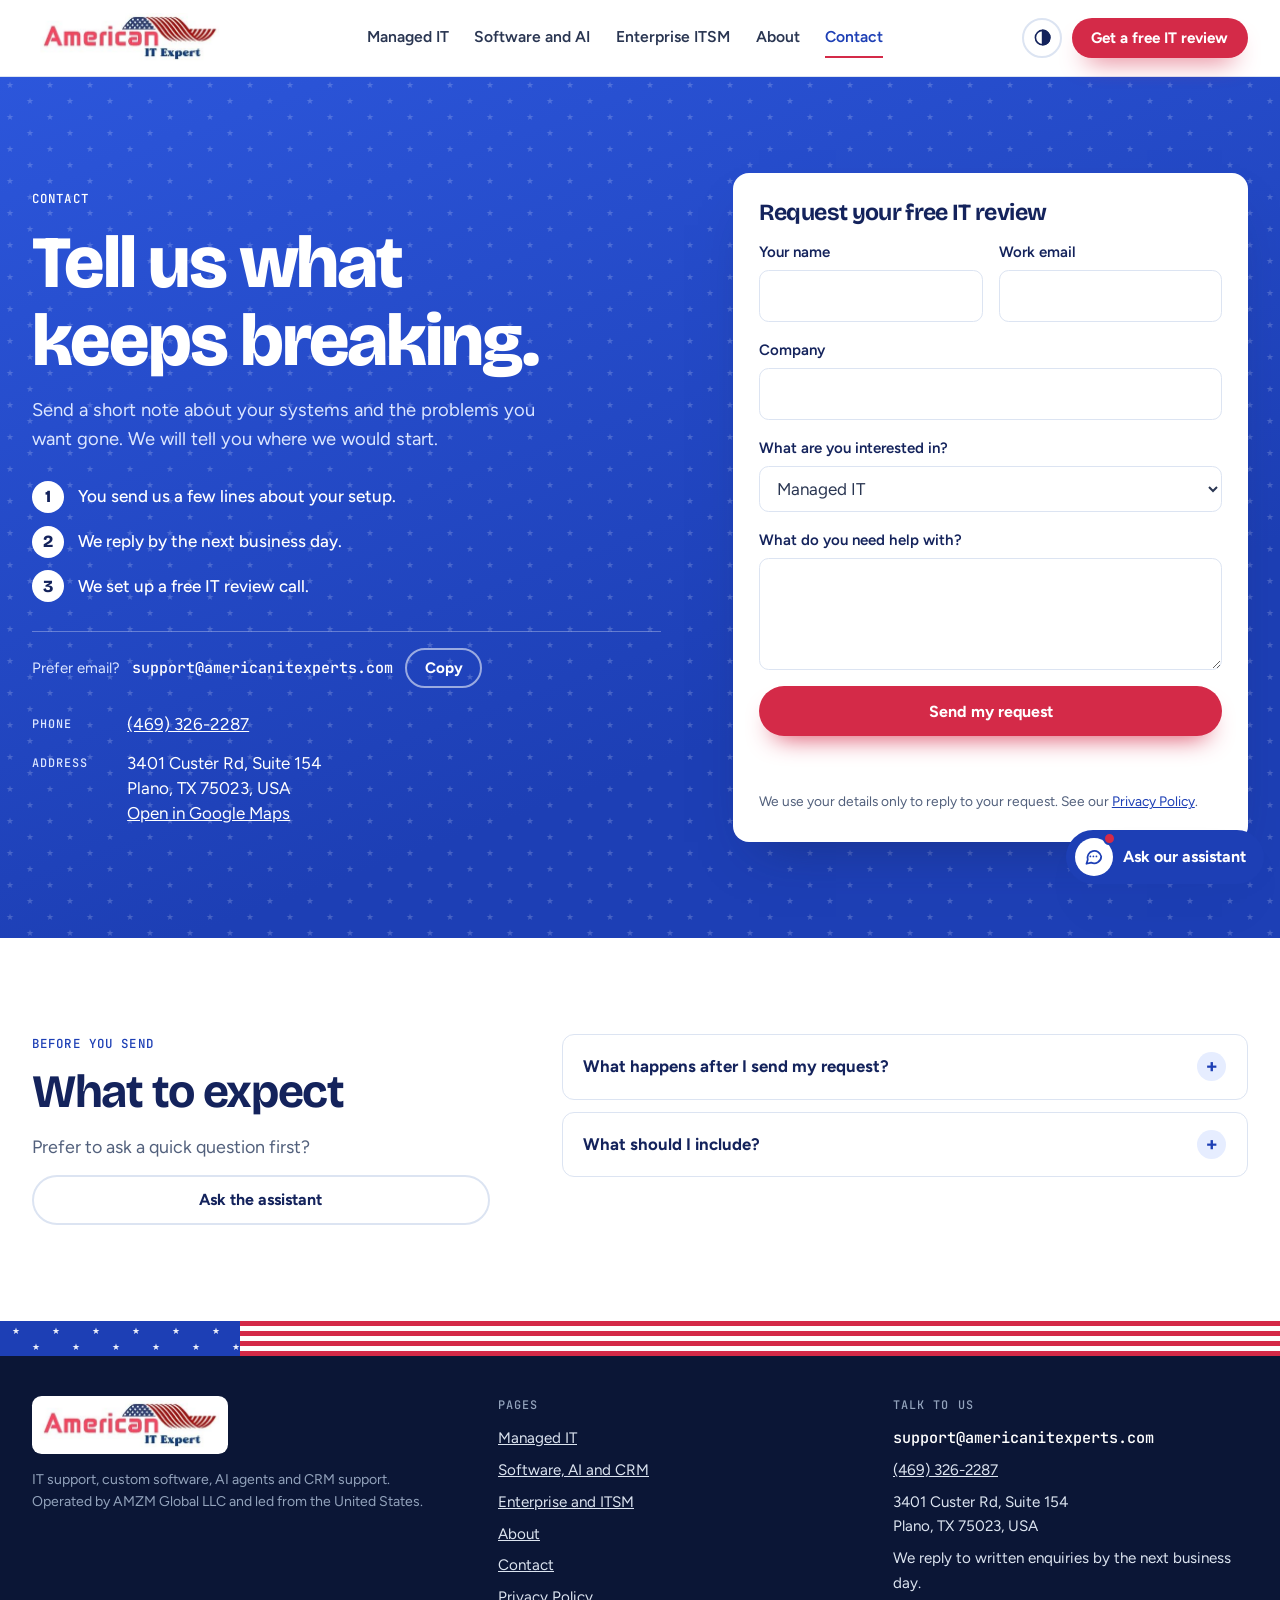
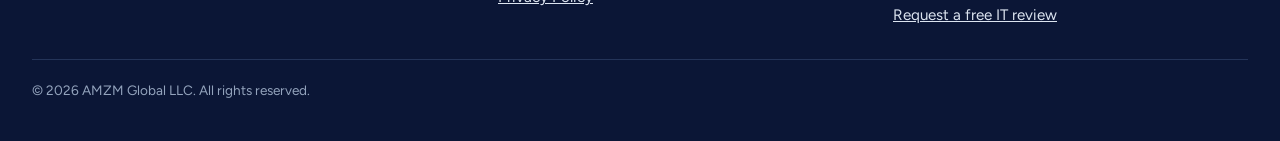
<file: contact.html>
<!doctype html><html lang="en"><head><meta charset="utf-8"><meta name="viewport" content="width=device-width, initial-scale=1"><title>Contact American IT Experts | Free IT Review</title><meta name="description" content="Request a free IT review. Tell us about your systems and what keeps breaking, and we reply by the next business day."><link rel="canonical" href="https://americanitexperts.com/contact.html"><meta name="robots" content="index,follow"><meta name="theme-color" content="#1D3FB5"><meta property="og:type" content="website"><meta property="og:site_name" content="American IT Experts"><meta property="og:title" content="Contact American IT Experts | Free IT Review"><meta property="og:description" content="Request a free IT review. Tell us about your systems and what keeps breaking, and we reply by the next business day."><meta property="og:url" content="https://americanitexperts.com/contact.html"><meta property="og:image" content="https://americanitexperts.com/og-image.png"><meta property="og:image:width" content="1200"><meta property="og:image:height" content="630"><meta name="twitter:card" content="summary_large_image"><meta name="twitter:title" content="Contact American IT Experts | Free IT Review"><meta name="twitter:description" content="Request a free IT review. Tell us about your systems and what keeps breaking, and we reply by the next business day."><meta name="twitter:image" content="https://americanitexperts.com/og-image.png"><link rel="icon" href="favicon.svg" type="image/svg+xml"><script type="application/ld+json">{"@context": "https://schema.org", "@type": "Organization", "@id": "https://americanitexperts.com/#org", "name": "American IT Experts", "legalName": "AMZM Global LLC", "url": "https://americanitexperts.com/", "logo": "https://americanitexperts.com/logo.png", "email": "support@americanitexperts.com", "telephone": "+1-469-326-2287", "areaServed": "US", "address": {"@type": "PostalAddress", "streetAddress": "3401 Custer Rd, Suite 154", "addressLocality": "Plano", "addressRegion": "TX", "postalCode": "75023", "addressCountry": "US"}, "contactPoint": {"@type": "ContactPoint", "contactType": "customer support", "email": "support@americanitexperts.com", "telephone": "+1-469-326-2287", "areaServed": "US", "availableLanguage": "English"}, "description": "U.S.-led IT services and software company: managed IT, custom software, AI agents, CRM support and enterprise ITSM."}</script><script type="application/ld+json">{"@context": "https://schema.org", "@type": "BreadcrumbList", "itemListElement": [{"@type": "ListItem", "position": 1, "name": "Home", "item": "https://americanitexperts.com/"}, {"@type": "ListItem", "position": 2, "name": "Contact", "item": "https://americanitexperts.com/contact.html"}]}</script><script type="application/ld+json">{"@context": "https://schema.org", "@type": "FAQPage", "mainEntity": [{"@type": "Question", "name": "What happens after I send my request?", "acceptedAnswer": {"@type": "Answer", "text": "We reply by the next business day, usually with a few questions. If it looks like a fit, we set up a free IT review call and walk through your systems with you."}}, {"@type": "Question", "name": "What should I include?", "acceptedAnswer": {"@type": "Answer", "text": "A few lines about what you run, who uses it, and what keeps going wrong. If you already know the service you want, such as Managed IT, a software project, AI agents or CRM support, say so."}}]}</script><link rel="preconnect" href="https://fonts.googleapis.com"><link rel="preconnect" href="https://fonts.gstatic.com" crossorigin><link rel="stylesheet" href="https://fonts.googleapis.com/css2?family=Bricolage+Grotesque:wght@600;700;800&family=Figtree:wght@400;500;600;700&family=JetBrains+Mono:wght@400;500&display=swap"><link rel="stylesheet" href="styles.css"><script>try{var t=localStorage.getItem('aitx-theme');if(t==='light'||t==='dark')document.documentElement.setAttribute('data-theme',t)}catch(e){}document.documentElement.classList.add('js')</script></head><body><a class="skip" href="#main">Skip to content</a><header class="site-header"><div class="wrap bar"><a class="logo-chip" href="index.html" aria-label="American IT Experts, home"><img src="logo.png" alt="American IT Experts" width="367" height="102"></a><nav class="nav" id="nav" aria-label="Main"><a href="managed-it.html">Managed IT</a><a href="software.html">Software and AI</a><a href="enterprise-itsm.html">Enterprise ITSM</a><a href="about.html">About</a><a href="contact.html" aria-current="page">Contact</a><a class="btn btn-primary nav-cta" href="contact.html">Get a free IT review</a></nav><div class="bar-end"><button class="theme-btn" type="button" id="theme" aria-label="Switch between light and dark mode"><svg viewBox="0 0 24 24" fill="none" stroke="currentColor" stroke-width="2" stroke-linecap="round" stroke-linejoin="round" aria-hidden="true"><circle cx="12" cy="12" r="9"/><path d="M12 3a9 9 0 0 1 0 18z" fill="currentColor"/></svg></button><a class="btn btn-primary btn-sm" href="contact.html"><span class="long">Get a free IT review</span><span class="short">Free review</span></a><button class="menu-btn" type="button" id="menu" aria-expanded="false" aria-controls="nav" aria-label="Open menu"><svg viewBox="0 0 24 24" fill="none" stroke="currentColor" stroke-width="2" stroke-linecap="round" stroke-linejoin="round" aria-hidden="true"><path d="M4 7h16M4 12h16M4 17h16"/></svg></button></div></div></header>
<main id="main">
  <section class="section cta" aria-labelledby="h1">
    <div class="wrap cta-in">
      <div>
        <p class="eyebrow">Contact</p>
        <h1 id="h1">Tell us what keeps breaking.</h1>
        <p class="sub">Send a short note about your systems and the problems you want gone. We will tell you where we would start.</p>
        <ol class="next">
          <li>You send us a few lines about your setup.</li>
          <li>We reply by the next business day.</li>
          <li>We set up a free IT review call.</li>
        </ol>
        <div class="direct" style="margin-top:1.8rem;padding-top:1rem">
          <span>Prefer email?</span><span class="email" id="email">support@americanitexperts.com</span>
          <button class="btn btn-ghost light btn-sm" type="button" data-copy="email">Copy</button>
        </div>
        <ul class="reach">
          <li><b>Phone</b><a href="tel:+14693262287">(469) 326-2287</a></li>
          <li><b>Address</b><span>3401 Custer Rd, Suite 154<br>Plano, TX 75023, USA<br><a href="https://www.google.com/maps/search/?api=1&query=3401+Custer+Rd+Suite+154+Plano+TX+75023" target="_blank" rel="noopener">Open in Google Maps</a></span></li>
        </ul>
      </div>
      <form class="form-card cta-form" id="lead-form" novalidate>
        <h2 style="font-size:1.45rem;color:var(--navy);margin:0">Request your free IT review</h2>
        <div class="two">
          <div class="field"><label for="f-name">Your name</label><input id="f-name" name="name" type="text" autocomplete="name" required></div>
          <div class="field"><label for="f-email">Work email</label><input id="f-email" name="email" type="email" autocomplete="email" required></div>
        </div>
        <div class="field"><label for="f-company">Company</label><input id="f-company" name="company" type="text" autocomplete="organization"></div>
        <div class="field"><label for="f-topic">What are you interested in?</label><select id="f-topic" name="topic"><option value="Managed IT">Managed IT</option><option value="Custom software">Custom software</option><option value="AI agents or chatbots">AI agents or chatbots</option><option value="CRM support (Zoho, HubSpot, Salesforce, Dynamics 365)">CRM support (Zoho, HubSpot, Salesforce, Dynamics 365)</option><option value="Enterprise ITSM">Enterprise ITSM</option><option value="ISO 27001 readiness review">ISO 27001 readiness review</option><option value="Not sure yet">Not sure yet</option></select></div>
        <div class="field"><label for="f-msg">What do you need help with?</label><textarea id="f-msg" name="message" required></textarea></div>
        <button class="btn btn-primary" type="submit">Send my request</button>
        <p class="form-status" id="form-status" role="status" aria-live="polite"></p>
        <p class="privacy">We use your details only to reply to your request. See our <a href="privacy.html">Privacy Policy</a>.</p>
      </form>
    </div>
  </section>
  <section class="section" id="faq" aria-labelledby="faq-title">
    <div class="wrap faq-grid"><div class="section-head"><p class="eyebrow">Before you send</p><h2 id="faq-title">What to expect</h2>
      <p>Prefer to ask a quick question first?</p><button class="btn btn-ghost" type="button" data-open-chat>Ask the assistant</button></div><div class="faq"><details><summary>What happens after I send my request?</summary><p>We reply by the next business day, usually with a few questions. If it looks like a fit, we set up a free IT review call and walk through your systems with you.</p></details><details><summary>What should I include?</summary><p>A few lines about what you run, who uses it, and what keeps going wrong. If you already know the service you want, such as Managed IT, a software project, AI agents or CRM support, say so.</p></details></div></div>
  </section>
</main><div class="flagstrip" aria-hidden="true"><div class="c"></div><div class="s"></div></div><footer><div class="wrap foot"><div><a class="logo-chip" href="index.html" aria-label="American IT Experts, home"><img src="logo.png" alt="American IT Experts" width="367" height="102"></a><small>IT support, custom software, AI agents and CRM support. Operated by AMZM Global LLC and led from the United States.</small></div><div><h4>Pages</h4><ul><li><a href="managed-it.html">Managed IT</a></li><li><a href="software.html">Software, AI and CRM</a></li><li><a href="enterprise-itsm.html">Enterprise and ITSM</a></li><li><a href="about.html">About</a></li><li><a href="contact.html">Contact</a></li><li><a href="privacy.html">Privacy Policy</a></li></ul></div><div><h4>Talk to us</h4><ul><li><span class="email">support@americanitexperts.com</span></li><li><a href="tel:+14693262287">(469) 326-2287</a></li><li><address>3401 Custer Rd, Suite 154<br>Plano, TX 75023, USA</address></li><li>We reply to written enquiries by the next business day.</li><li><a href="contact.html">Request a free IT review</a></li></ul></div><p class="legal">&copy; <span id="yr">2026</span> AMZM Global LLC. All rights reserved.</p></div></footer><script src="config.js"></script><script src="site.js" defer></script><script src="chat.js" defer></script></body></html>
</file>
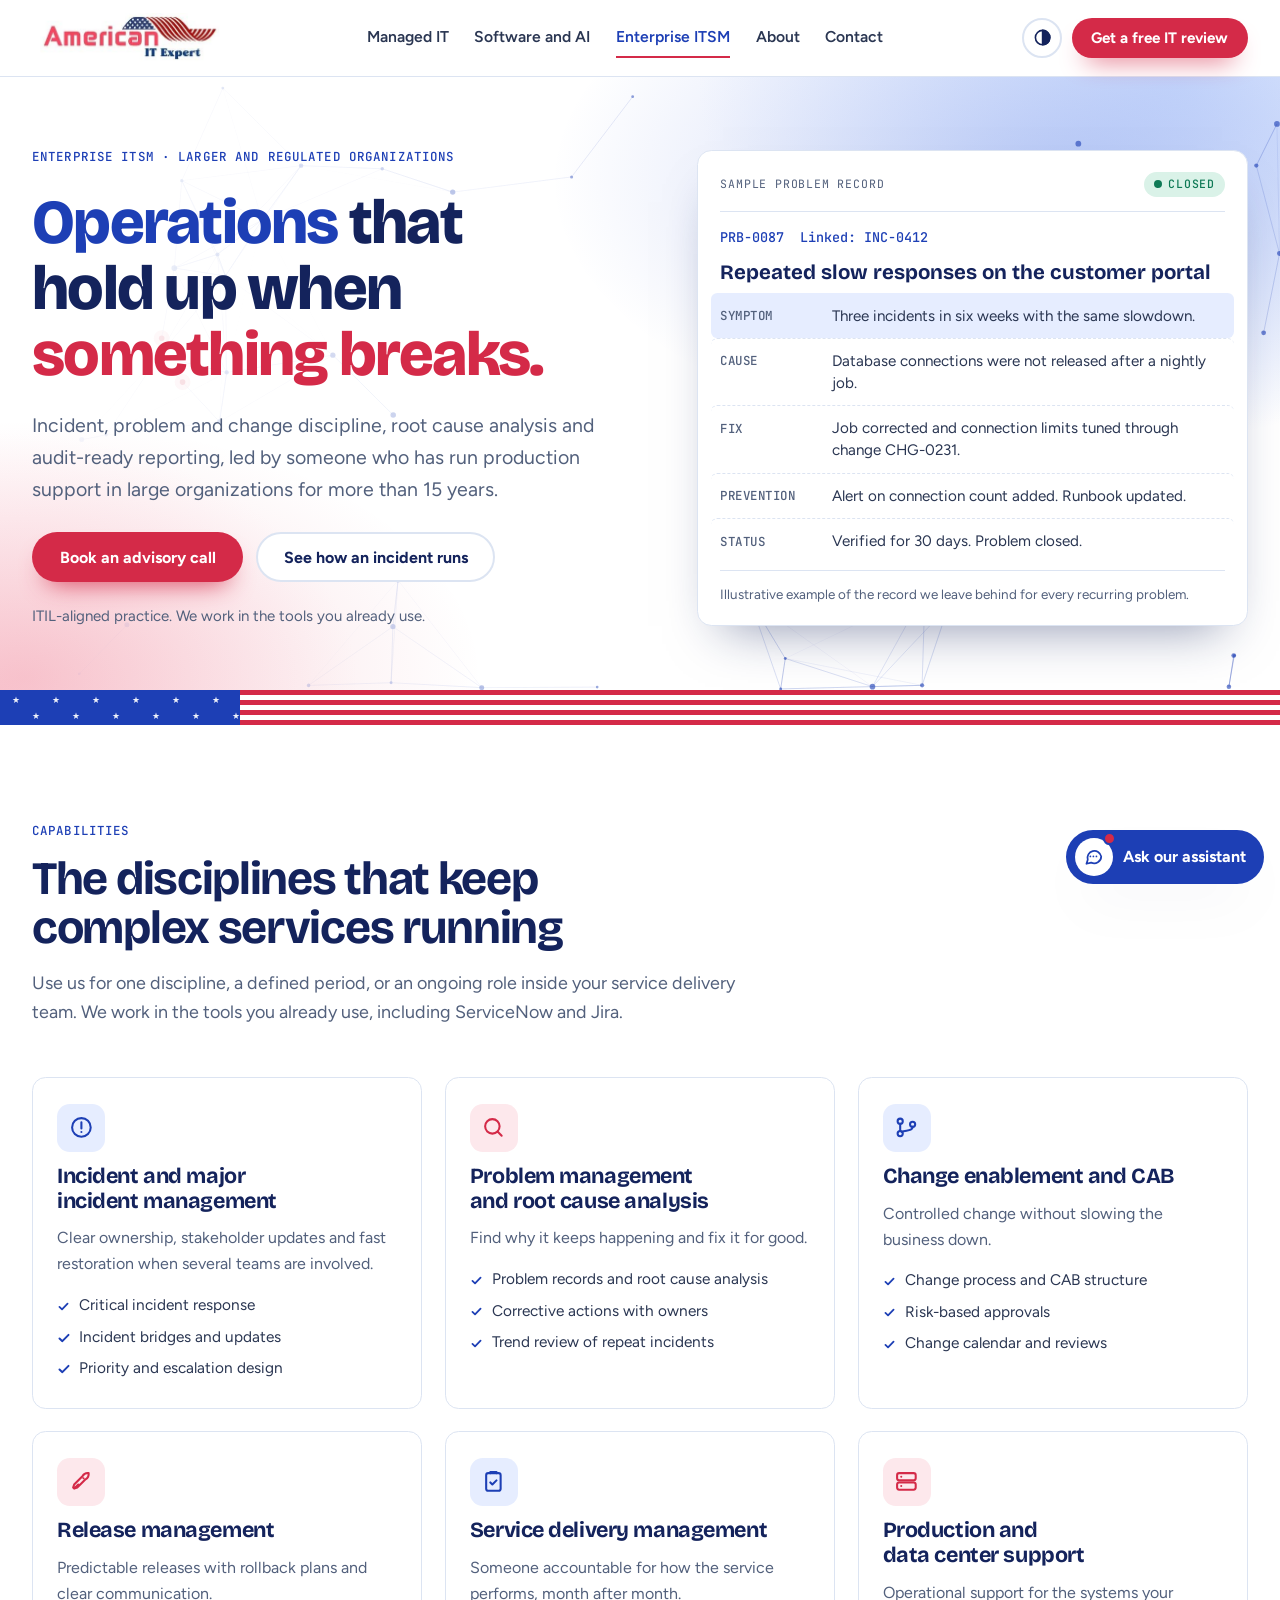
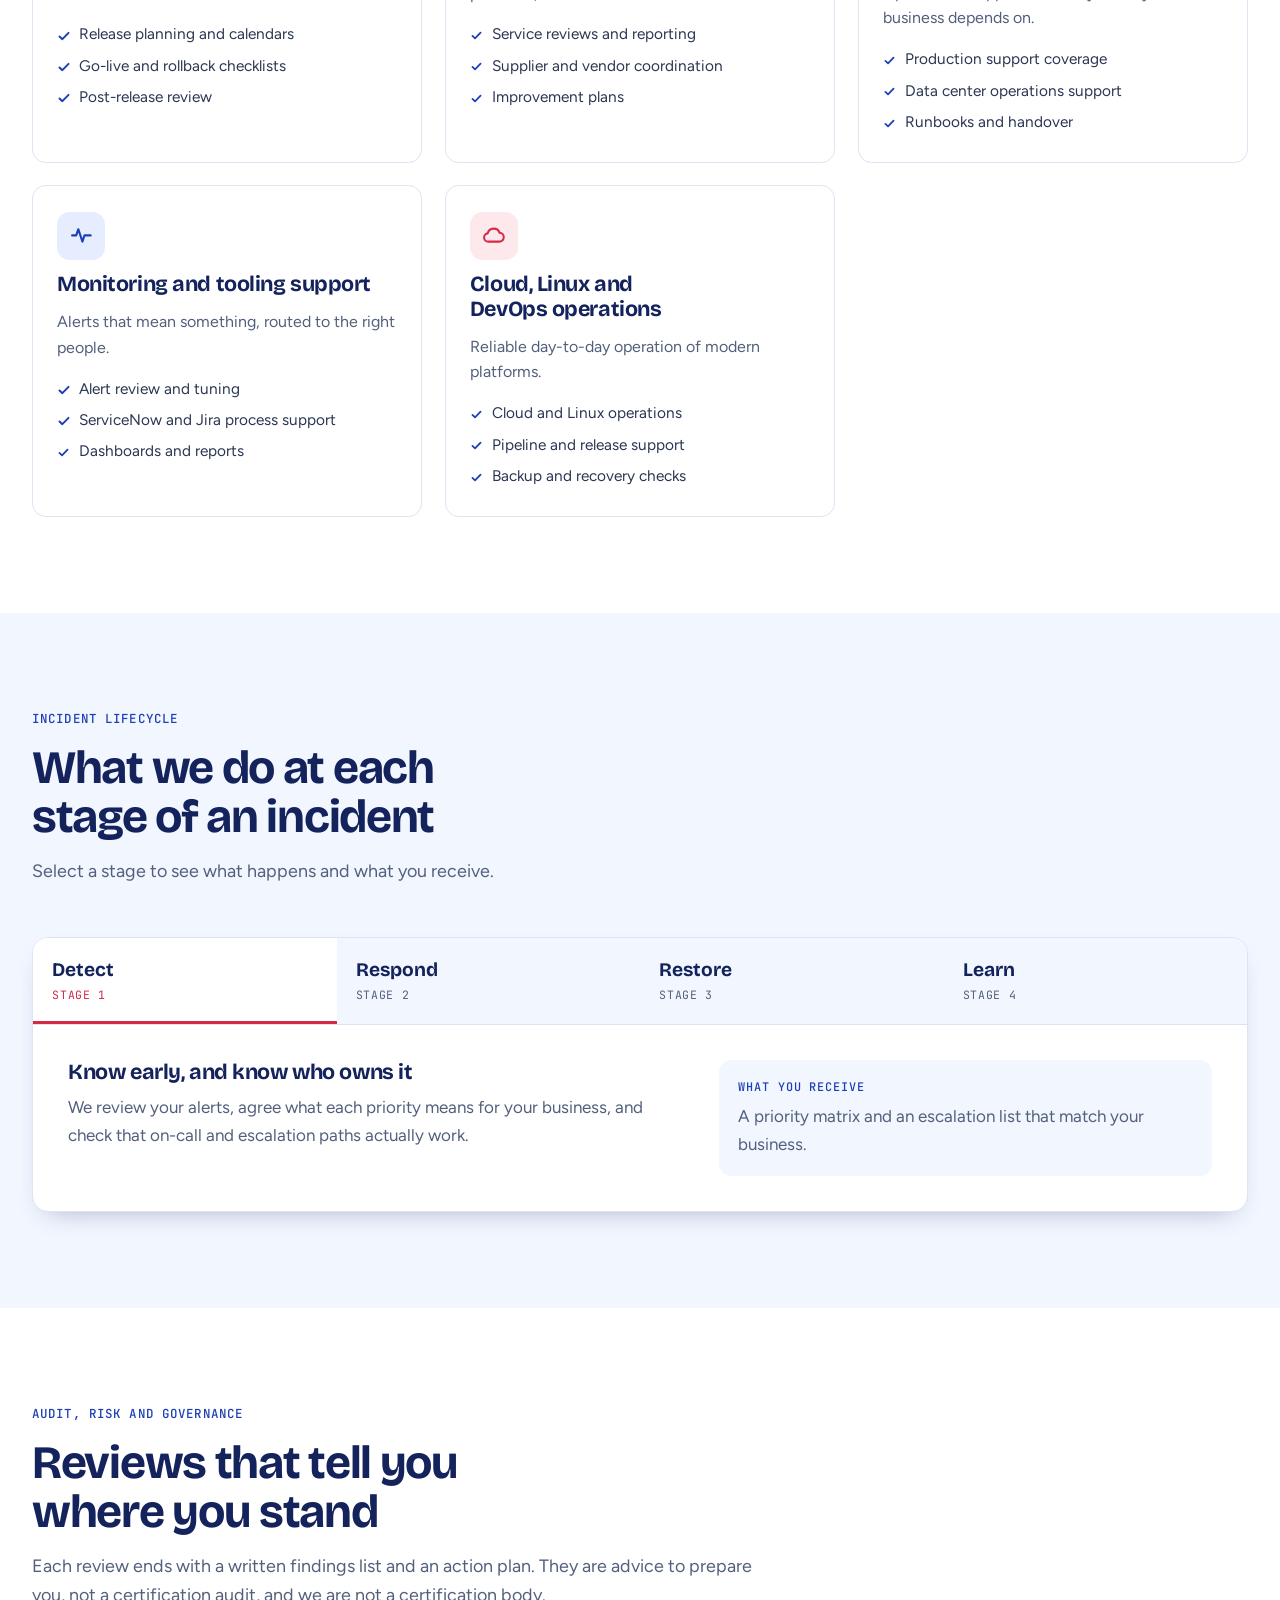
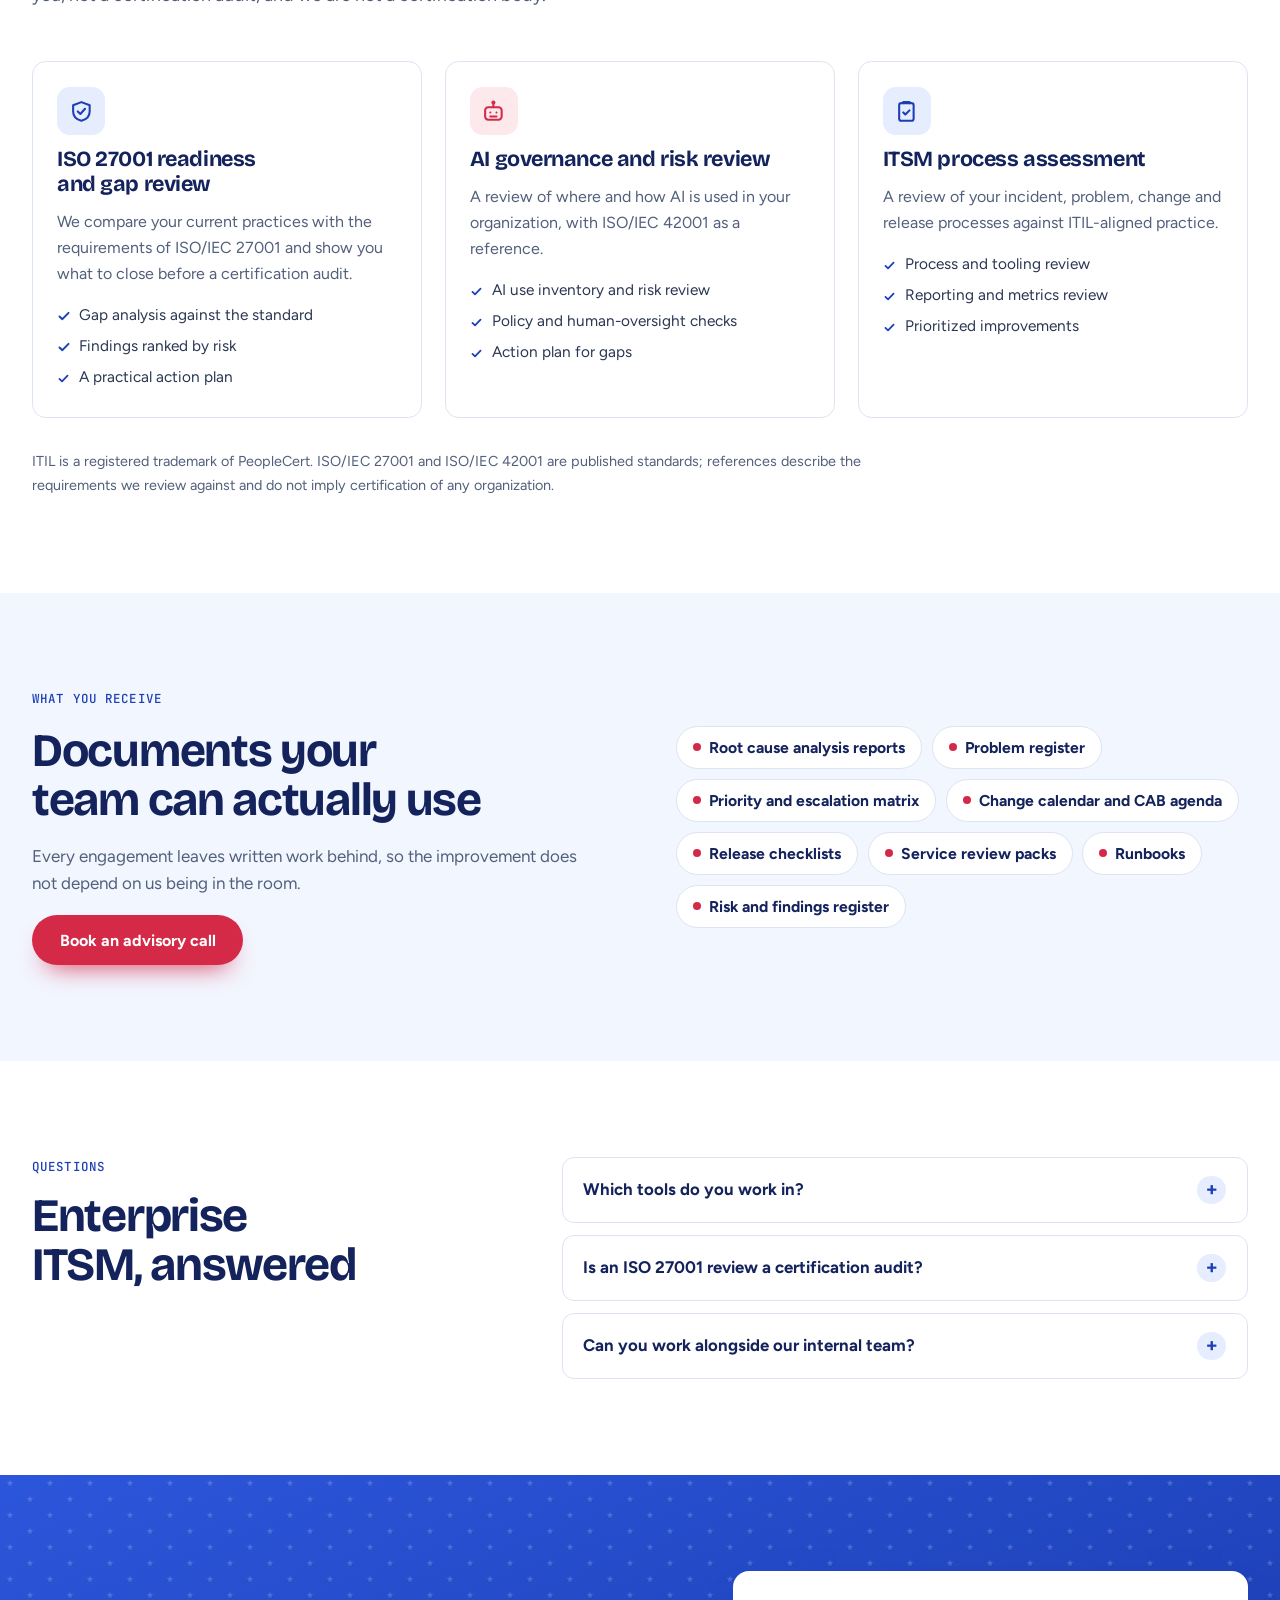
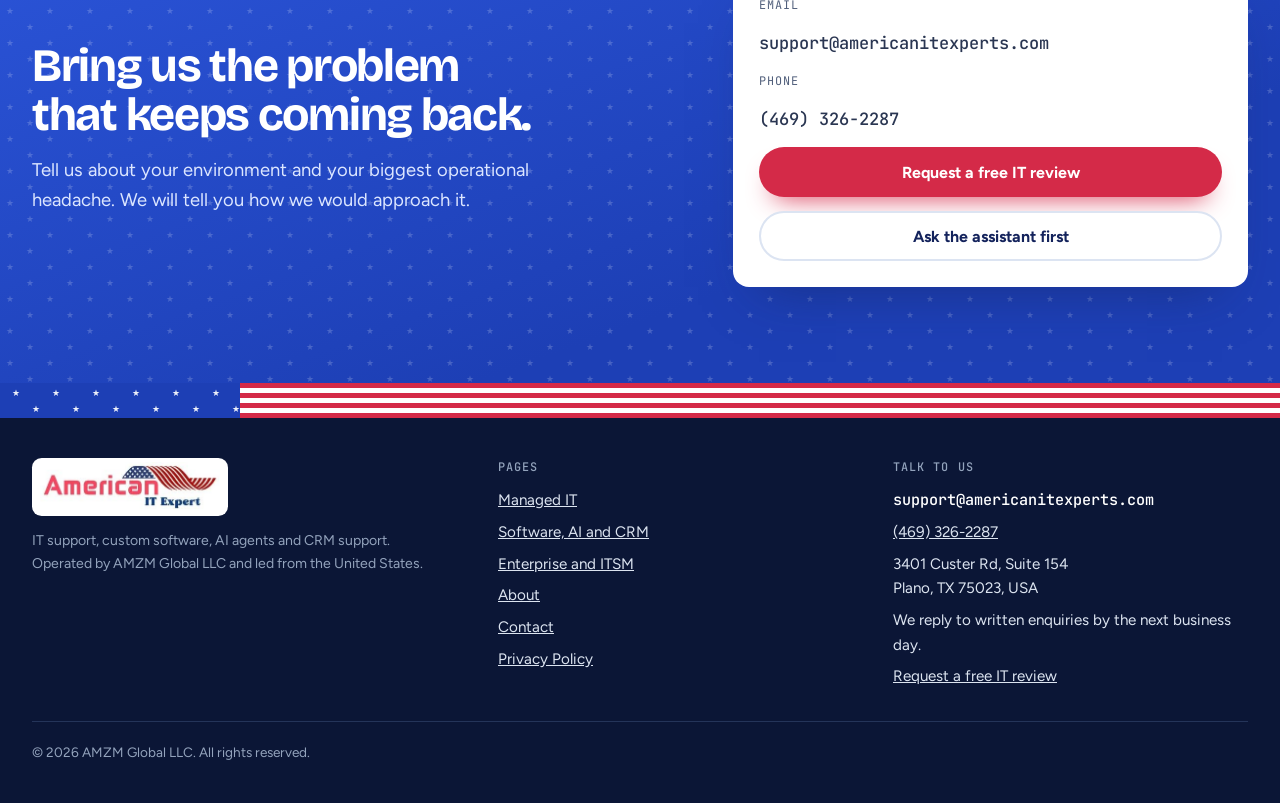
<file: enterprise-itsm.html>
<!doctype html><html lang="en"><head><meta charset="utf-8"><meta name="viewport" content="width=device-width, initial-scale=1"><title>Enterprise ITSM, Incident and Problem Management | American IT Experts</title><meta name="description" content="Incident, problem, change and release management, root cause analysis, ISO 27001 readiness and AI governance reviews."><link rel="canonical" href="https://americanitexperts.com/enterprise-itsm.html"><meta name="robots" content="index,follow"><meta name="theme-color" content="#1D3FB5"><meta property="og:type" content="website"><meta property="og:site_name" content="American IT Experts"><meta property="og:title" content="Enterprise ITSM, Incident and Problem Management | American IT Experts"><meta property="og:description" content="Incident, problem, change and release management, root cause analysis, ISO 27001 readiness and AI governance reviews."><meta property="og:url" content="https://americanitexperts.com/enterprise-itsm.html"><meta property="og:image" content="https://americanitexperts.com/og-image.png"><meta property="og:image:width" content="1200"><meta property="og:image:height" content="630"><meta name="twitter:card" content="summary_large_image"><meta name="twitter:title" content="Enterprise ITSM, Incident and Problem Management | American IT Experts"><meta name="twitter:description" content="Incident, problem, change and release management, root cause analysis, ISO 27001 readiness and AI governance reviews."><meta name="twitter:image" content="https://americanitexperts.com/og-image.png"><link rel="icon" href="favicon.svg" type="image/svg+xml"><script type="application/ld+json">{"@context": "https://schema.org", "@type": "Organization", "@id": "https://americanitexperts.com/#org", "name": "American IT Experts", "legalName": "AMZM Global LLC", "url": "https://americanitexperts.com/", "logo": "https://americanitexperts.com/logo.png", "email": "support@americanitexperts.com", "telephone": "+1-469-326-2287", "areaServed": "US", "address": {"@type": "PostalAddress", "streetAddress": "3401 Custer Rd, Suite 154", "addressLocality": "Plano", "addressRegion": "TX", "postalCode": "75023", "addressCountry": "US"}, "contactPoint": {"@type": "ContactPoint", "contactType": "customer support", "email": "support@americanitexperts.com", "telephone": "+1-469-326-2287", "areaServed": "US", "availableLanguage": "English"}, "description": "U.S.-led IT services and software company: managed IT, custom software, AI agents, CRM support and enterprise ITSM."}</script><script type="application/ld+json">{"@context": "https://schema.org", "@type": "Service", "name": "Enterprise ITSM and operations", "serviceType": "IT service management consulting", "description": "Incident, problem, change and release management, root cause analysis, ISO 27001 readiness and AI governance reviews.", "areaServed": "US", "provider": {"@id": "https://americanitexperts.com/#org"}}</script><script type="application/ld+json">{"@context": "https://schema.org", "@type": "BreadcrumbList", "itemListElement": [{"@type": "ListItem", "position": 1, "name": "Home", "item": "https://americanitexperts.com/"}, {"@type": "ListItem", "position": 2, "name": "Enterprise ITSM", "item": "https://americanitexperts.com/enterprise-itsm.html"}]}</script><script type="application/ld+json">{"@context": "https://schema.org", "@type": "FAQPage", "mainEntity": [{"@type": "Question", "name": "Which tools do you work in?", "acceptedAnswer": {"@type": "Answer", "text": "The ones you already use, including ServiceNow and Jira. We improve the process inside your tool rather than asking you to switch."}}, {"@type": "Question", "name": "Is an ISO 27001 review a certification audit?", "acceptedAnswer": {"@type": "Answer", "text": "No. It is a readiness and gap review that compares your current practices with the standard's requirements and gives you a written findings list and action plan. It prepares you for a certification audit by an accredited body."}}, {"@type": "Question", "name": "Can you work alongside our internal team?", "acceptedAnswer": {"@type": "Answer", "text": "Yes. We can advise, run part of the process, or take on specific roles such as incident coordination or problem management for a period."}}]}</script><link rel="preconnect" href="https://fonts.googleapis.com"><link rel="preconnect" href="https://fonts.gstatic.com" crossorigin><link rel="stylesheet" href="https://fonts.googleapis.com/css2?family=Bricolage+Grotesque:wght@600;700;800&family=Figtree:wght@400;500;600;700&family=JetBrains+Mono:wght@400;500&display=swap"><link rel="stylesheet" href="styles.css"><script>try{var t=localStorage.getItem('aitx-theme');if(t==='light'||t==='dark')document.documentElement.setAttribute('data-theme',t)}catch(e){}document.documentElement.classList.add('js')</script></head><body><a class="skip" href="#main">Skip to content</a><header class="site-header"><div class="wrap bar"><a class="logo-chip" href="index.html" aria-label="American IT Experts, home"><img src="logo.png" alt="American IT Experts" width="367" height="102"></a><nav class="nav" id="nav" aria-label="Main"><a href="managed-it.html">Managed IT</a><a href="software.html">Software and AI</a><a href="enterprise-itsm.html" aria-current="page">Enterprise ITSM</a><a href="about.html">About</a><a href="contact.html">Contact</a><a class="btn btn-primary nav-cta" href="contact.html">Get a free IT review</a></nav><div class="bar-end"><button class="theme-btn" type="button" id="theme" aria-label="Switch between light and dark mode"><svg viewBox="0 0 24 24" fill="none" stroke="currentColor" stroke-width="2" stroke-linecap="round" stroke-linejoin="round" aria-hidden="true"><circle cx="12" cy="12" r="9"/><path d="M12 3a9 9 0 0 1 0 18z" fill="currentColor"/></svg></button><a class="btn btn-primary btn-sm" href="contact.html"><span class="long">Get a free IT review</span><span class="short">Free review</span></a><button class="menu-btn" type="button" id="menu" aria-expanded="false" aria-controls="nav" aria-label="Open menu"><svg viewBox="0 0 24 24" fill="none" stroke="currentColor" stroke-width="2" stroke-linecap="round" stroke-linejoin="round" aria-hidden="true"><path d="M4 7h16M4 12h16M4 17h16"/></svg></button></div></div></header>
<main id="main">
  <section class="page-hero" aria-labelledby="h1"><canvas class="fx" aria-hidden="true"></canvas>
    <div class="wrap ph-grid">
      <div class="hero-copy rise">
        <p class="eyebrow">Enterprise ITSM &middot; Larger and regulated organizations</p>
        <h1 id="h1"><span class="b">Operations</span> that hold up when <span class="a">something breaks.</span></h1>
        <p class="lead">Incident, problem and change discipline, root cause analysis and audit-ready reporting, led by someone who has run production support in large organizations for more than 15 years.</p>
        <div class="actions"><a class="btn btn-primary" href="contact.html">Book an advisory call</a><a class="btn btn-ghost" href="#lifecycle">See how an incident runs</a></div>
        <p class="micro">ITIL-aligned practice. We work in the tools you already use.</p>
      </div>
      <figure class="panel" style="margin:0" aria-label="Sample problem record">
        <figcaption class="panel-head"><span>Sample problem record</span><span class="chip">Closed</span></figcaption>
        <div class="ticket-id" style="padding-bottom:.4rem"><span>PRB-0087</span><span>Linked: INC-0412</span></div>
        <p class="ticket-title" style="padding-bottom:.5rem">Repeated slow responses on the customer portal</p>
        <ul class="recs" data-cycle><li class=on><b>Symptom</b><span>Three incidents in six weeks with the same slowdown.</span></li><li><b>Cause</b><span>Database connections were not released after a nightly job.</span></li><li><b>Fix</b><span>Job corrected and connection limits tuned through change CHG-0231.</span></li><li><b>Prevention</b><span>Alert on connection count added. Runbook updated.</span></li><li><b>Status</b><span>Verified for 30 days. Problem closed.</span></li></ul>
        <p class="panel-foot">Illustrative example of the record we leave behind for every recurring problem.</p>
      </figure>
    </div>
  </section>
  <div class="flagstrip" aria-hidden="true"><div class="c"></div><div class="s"></div></div>

  <section class="section" id="capabilities" aria-labelledby="cap-title">
    <div class="wrap">
      <div class="section-head reveal"><p class="eyebrow">Capabilities</p><h2 id="cap-title">The disciplines that keep complex services running</h2>
        <p>Use us for one discipline, a defined period, or an ongoing role inside your service delivery team. We work in the tools you already use, including ServiceNow and Jira.</p></div>
      <div class="services"><article class="service reveal"><span class="ico-box"><svg viewBox="0 0 24 24" fill="none" stroke="currentColor" stroke-width="2" stroke-linecap="round" stroke-linejoin="round" aria-hidden="true"><circle cx="12" cy="12" r="9"/><path d="M12 7v6M12 16.5h.01"/></svg></span><h3>Incident and major incident management</h3><p>Clear ownership, stakeholder updates and fast restoration when several teams are involved.</p><ul class="ticks"><li>Critical incident response</li><li>Incident bridges and updates</li><li>Priority and escalation design</li></ul></article><article class="service reveal"><span class="ico-box warm"><svg viewBox="0 0 24 24" fill="none" stroke="currentColor" stroke-width="2" stroke-linecap="round" stroke-linejoin="round" aria-hidden="true"><circle cx="11" cy="11" r="7"/><path d="M20 20l-4-4"/></svg></span><h3>Problem management and root cause analysis</h3><p>Find why it keeps happening and fix it for good.</p><ul class="ticks"><li>Problem records and root cause analysis</li><li>Corrective actions with owners</li><li>Trend review of repeat incidents</li></ul></article><article class="service reveal"><span class="ico-box"><svg viewBox="0 0 24 24" fill="none" stroke="currentColor" stroke-width="2" stroke-linecap="round" stroke-linejoin="round" aria-hidden="true"><circle cx="6" cy="6" r="2.5"/><circle cx="6" cy="18" r="2.5"/><circle cx="18" cy="9" r="2.5"/><path d="M6 8.5v7M18 11.5c0 4-6 3-10.7 4.8"/></svg></span><h3>Change enablement and CAB</h3><p>Controlled change without slowing the business down.</p><ul class="ticks"><li>Change process and CAB structure</li><li>Risk-based approvals</li><li>Change calendar and reviews</li></ul></article><article class="service reveal"><span class="ico-box warm"><svg viewBox="0 0 24 24" fill="none" stroke="currentColor" stroke-width="2" stroke-linecap="round" stroke-linejoin="round" aria-hidden="true"><path d="M5 19l3-1 8-8a6 6 0 0 0 3-6 6 6 0 0 0-6 3l-8 8-1 3zM9 15l-3 3M14 9h.01"/></svg></span><h3>Release management</h3><p>Predictable releases with rollback plans and clear communication.</p><ul class="ticks"><li>Release planning and calendars</li><li>Go-live and rollback checklists</li><li>Post-release review</li></ul></article><article class="service reveal"><span class="ico-box"><svg viewBox="0 0 24 24" fill="none" stroke="currentColor" stroke-width="2" stroke-linecap="round" stroke-linejoin="round" aria-hidden="true"><rect x="5" y="4" width="14" height="17" rx="2"/><path d="M9 4V3h6v1M9 13l2 2 4-4"/></svg></span><h3>Service delivery management</h3><p>Someone accountable for how the service performs, month after month.</p><ul class="ticks"><li>Service reviews and reporting</li><li>Supplier and vendor coordination</li><li>Improvement plans</li></ul></article><article class="service reveal"><span class="ico-box warm"><svg viewBox="0 0 24 24" fill="none" stroke="currentColor" stroke-width="2" stroke-linecap="round" stroke-linejoin="round" aria-hidden="true"><rect x="3" y="4" width="18" height="7" rx="2"/><rect x="3" y="13" width="18" height="7" rx="2"/><path d="M7 7.5h.01M7 16.5h.01"/></svg></span><h3>Production and data center support</h3><p>Operational support for the systems your business depends on.</p><ul class="ticks"><li>Production support coverage</li><li>Data center operations support</li><li>Runbooks and handover</li></ul></article><article class="service reveal"><span class="ico-box"><svg viewBox="0 0 24 24" fill="none" stroke="currentColor" stroke-width="2" stroke-linecap="round" stroke-linejoin="round" aria-hidden="true"><path d="M3 12h4l2-6 4 12 2-6h6"/></svg></span><h3>Monitoring and tooling support</h3><p>Alerts that mean something, routed to the right people.</p><ul class="ticks"><li>Alert review and tuning</li><li>ServiceNow and Jira process support</li><li>Dashboards and reports</li></ul></article><article class="service reveal"><span class="ico-box warm"><svg viewBox="0 0 24 24" fill="none" stroke="currentColor" stroke-width="2" stroke-linecap="round" stroke-linejoin="round" aria-hidden="true"><path d="M7 18a4 4 0 0 1-.5-7.97A6 6 0 0 1 18 9.5 4.25 4.25 0 0 1 17.5 18H7z"/></svg></span><h3>Cloud, Linux and DevOps operations</h3><p>Reliable day-to-day operation of modern platforms.</p><ul class="ticks"><li>Cloud and Linux operations</li><li>Pipeline and release support</li><li>Backup and recovery checks</li></ul></article></div>
    </div>
  </section>

  <section class="section section-tint" id="lifecycle" aria-labelledby="life-title">
    <div class="wrap">
      <div class="section-head reveal"><p class="eyebrow">Incident lifecycle</p><h2 id="life-title">What we do at each stage of an incident</h2><p>Select a stage to see what happens and what you receive.</p></div>
      <div class="lifecycle reveal" data-tabs>
        <div class="tablist" role="tablist" aria-label="Incident lifecycle stages"><button type="button" role="tab" id="tab0" aria-controls="panel0" aria-selected="false" tabindex="-1"><b>Detect</b><span>Stage 1</span></button><button type="button" role="tab" id="tab1" aria-controls="panel1" aria-selected="false" tabindex="-1"><b>Respond</b><span>Stage 2</span></button><button type="button" role="tab" id="tab2" aria-controls="panel2" aria-selected="false" tabindex="-1"><b>Restore</b><span>Stage 3</span></button><button type="button" role="tab" id="tab3" aria-controls="panel3" aria-selected="false" tabindex="-1"><b>Learn</b><span>Stage 4</span></button></div>
        <div class="tabpanel" role="tabpanel" id="panel0" aria-labelledby="tab0" hidden><div><h3>Know early, and know who owns it</h3><p>We review your alerts, agree what each priority means for your business, and check that on-call and escalation paths actually work.</p></div><div class="out"><b>What you receive</b><p>A priority matrix and an escalation list that match your business.</p></div></div><div class="tabpanel" role="tabpanel" id="panel1" aria-labelledby="tab1" hidden><div><h3>One person in charge, everyone informed</h3><p>An incident coordinator is named, the right teams join one bridge, and stakeholders get updates on a schedule instead of silence.</p></div><div class="out"><b>What you receive</b><p>Timed updates in plain language, and a clear record of decisions.</p></div></div><div class="tabpanel" role="tabpanel" id="panel2" aria-labelledby="tab2" hidden><div><h3>Fix it, then prove it is fixed</h3><p>We apply the fix or a safe workaround, confirm service with the business owner, and close the incident with evidence.</p></div><div class="out"><b>What you receive</b><p>Confirmation that service is back, and a timeline of what happened.</p></div></div><div class="tabpanel" role="tabpanel" id="panel3" aria-labelledby="tab3" hidden><div><h3>Make sure it does not come back</h3><p>We run the root cause analysis, open a problem record, assign corrective actions with owners and dates, and adjust change and release controls.</p></div><div class="out"><b>What you receive</b><p>A written root cause analysis and tracked actions.</p></div></div>
      </div>
    </div>
  </section>

  <section class="section" id="audit" aria-labelledby="audit-title">
    <div class="wrap">
      <div class="section-head reveal"><p class="eyebrow">Audit, risk and governance</p><h2 id="audit-title">Reviews that tell you where you stand</h2>
        <p>Each review ends with a written findings list and an action plan. They are advice to prepare you, not a certification audit, and we are not a certification body.</p></div>
      <div class="services">
        <article class="service reveal"><span class="ico-box"><svg viewBox="0 0 24 24" fill="none" stroke="currentColor" stroke-width="2" stroke-linecap="round" stroke-linejoin="round" aria-hidden="true"><path d="M12 3l8 3v6c0 4.5-3.2 7.8-8 9-4.8-1.2-8-4.5-8-9V6z"/><path d="M8.5 12l2.5 2.5 4.5-5"/></svg></span><h3>ISO 27001 readiness and gap review</h3><p>We compare your current practices with the requirements of ISO/IEC 27001 and show you what to close before a certification audit.</p><ul class="ticks"><li>Gap analysis against the standard</li><li>Findings ranked by risk</li><li>A practical action plan</li></ul></article>
        <article class="service reveal"><span class="ico-box warm"><svg viewBox="0 0 24 24" fill="none" stroke="currentColor" stroke-width="2" stroke-linecap="round" stroke-linejoin="round" aria-hidden="true"><rect x="4" y="8" width="16" height="12" rx="3"/><path d="M12 4v4M9 13h.01M15 13h.01M9 17h6"/><circle cx="12" cy="3.5" r="1"/></svg></span><h3>AI governance and risk review</h3><p>A review of where and how AI is used in your organization, with ISO/IEC 42001 as a reference.</p><ul class="ticks"><li>AI use inventory and risk review</li><li>Policy and human-oversight checks</li><li>Action plan for gaps</li></ul></article>
        <article class="service reveal"><span class="ico-box"><svg viewBox="0 0 24 24" fill="none" stroke="currentColor" stroke-width="2" stroke-linecap="round" stroke-linejoin="round" aria-hidden="true"><rect x="5" y="4" width="14" height="17" rx="2"/><path d="M9 4V3h6v1M9 13l2 2 4-4"/></svg></span><h3>ITSM process assessment</h3><p>A review of your incident, problem, change and release processes against ITIL-aligned practice.</p><ul class="ticks"><li>Process and tooling review</li><li>Reporting and metrics review</li><li>Prioritized improvements</li></ul></article>
      </div>
      <p class="fine">ITIL is a registered trademark of PeopleCert. ISO/IEC 27001 and ISO/IEC 42001 are published standards; references describe the requirements we review against and do not imply certification of any organization.</p>
    </div>
  </section>

  <section class="section section-tint" aria-labelledby="out-title">
    <div class="wrap split">
      <div class="stack reveal"><p class="eyebrow">What you receive</p><h2 id="out-title">Documents your team can actually use</h2>
        <p>Every engagement leaves written work behind, so the improvement does not depend on us being in the room.</p>
        <a class="btn btn-primary" href="contact.html">Book an advisory call</a></div>
      <div class="chips reveal"><span class="pill">Root cause analysis reports</span><span class="pill">Problem register</span><span class="pill">Priority and escalation matrix</span><span class="pill">Change calendar and CAB agenda</span><span class="pill">Release checklists</span><span class="pill">Service review packs</span><span class="pill">Runbooks</span><span class="pill">Risk and findings register</span></div>
    </div>
  </section>

  <section class="section" id="faq" aria-labelledby="faq-title">
    <div class="wrap faq-grid"><div class="section-head"><p class="eyebrow">Questions</p><h2 id="faq-title">Enterprise ITSM, answered</h2></div><div class="faq"><details><summary>Which tools do you work in?</summary><p>The ones you already use, including ServiceNow and Jira. We improve the process inside your tool rather than asking you to switch.</p></details><details><summary>Is an ISO 27001 review a certification audit?</summary><p>No. It is a readiness and gap review that compares your current practices with the standard's requirements and gives you a written findings list and action plan. It prepares you for a certification audit by an accredited body.</p></details><details><summary>Can you work alongside our internal team?</summary><p>Yes. We can advise, run part of the process, or take on specific roles such as incident coordination or problem management for a period.</p></details></div></div>
  </section>
  <section class="section cta" aria-labelledby="cta-title"><div class="wrap cta-in"><div><h2 id="cta-title">Bring us the problem that keeps coming back.</h2><p class="sub">Tell us about your environment and your biggest operational headache. We will tell you how we would approach it.</p></div><div class="cta-card"><p class="label">Email</p><span class="email" id="cta-email">support@americanitexperts.com</span><p class="label">Phone</p><a class="email" href="tel:+14693262287">(469) 326-2287</a><a class="btn btn-primary" href="contact.html">Request a free IT review</a><button class="btn btn-ghost" type="button" data-open-chat>Ask the assistant first</button></div></div></section>
</main><div class="flagstrip" aria-hidden="true"><div class="c"></div><div class="s"></div></div><footer><div class="wrap foot"><div><a class="logo-chip" href="index.html" aria-label="American IT Experts, home"><img src="logo.png" alt="American IT Experts" width="367" height="102"></a><small>IT support, custom software, AI agents and CRM support. Operated by AMZM Global LLC and led from the United States.</small></div><div><h4>Pages</h4><ul><li><a href="managed-it.html">Managed IT</a></li><li><a href="software.html">Software, AI and CRM</a></li><li><a href="enterprise-itsm.html">Enterprise and ITSM</a></li><li><a href="about.html">About</a></li><li><a href="contact.html">Contact</a></li><li><a href="privacy.html">Privacy Policy</a></li></ul></div><div><h4>Talk to us</h4><ul><li><span class="email">support@americanitexperts.com</span></li><li><a href="tel:+14693262287">(469) 326-2287</a></li><li><address>3401 Custer Rd, Suite 154<br>Plano, TX 75023, USA</address></li><li>We reply to written enquiries by the next business day.</li><li><a href="contact.html">Request a free IT review</a></li></ul></div><p class="legal">&copy; <span id="yr">2026</span> AMZM Global LLC. All rights reserved.</p></div></footer><script src="config.js"></script><script src="site.js" defer></script><script src="chat.js" defer></script></body></html>
</file>
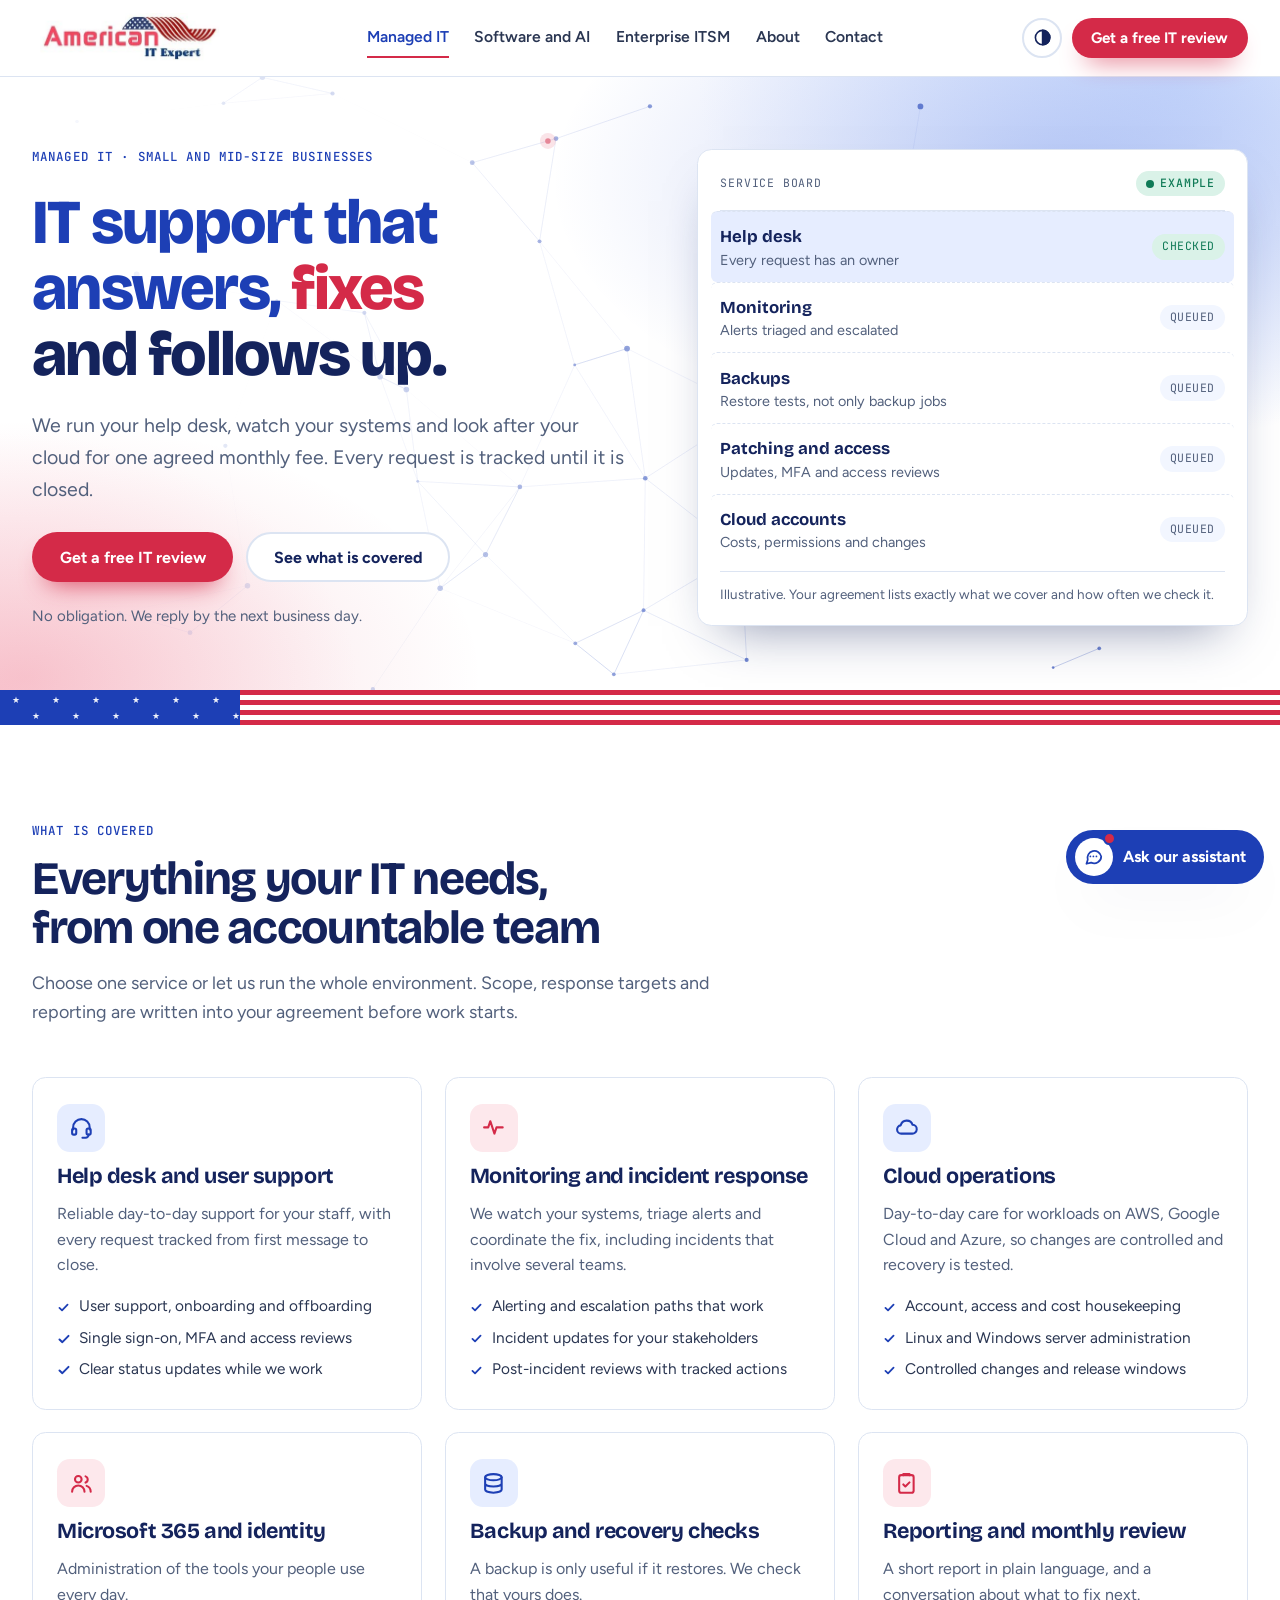
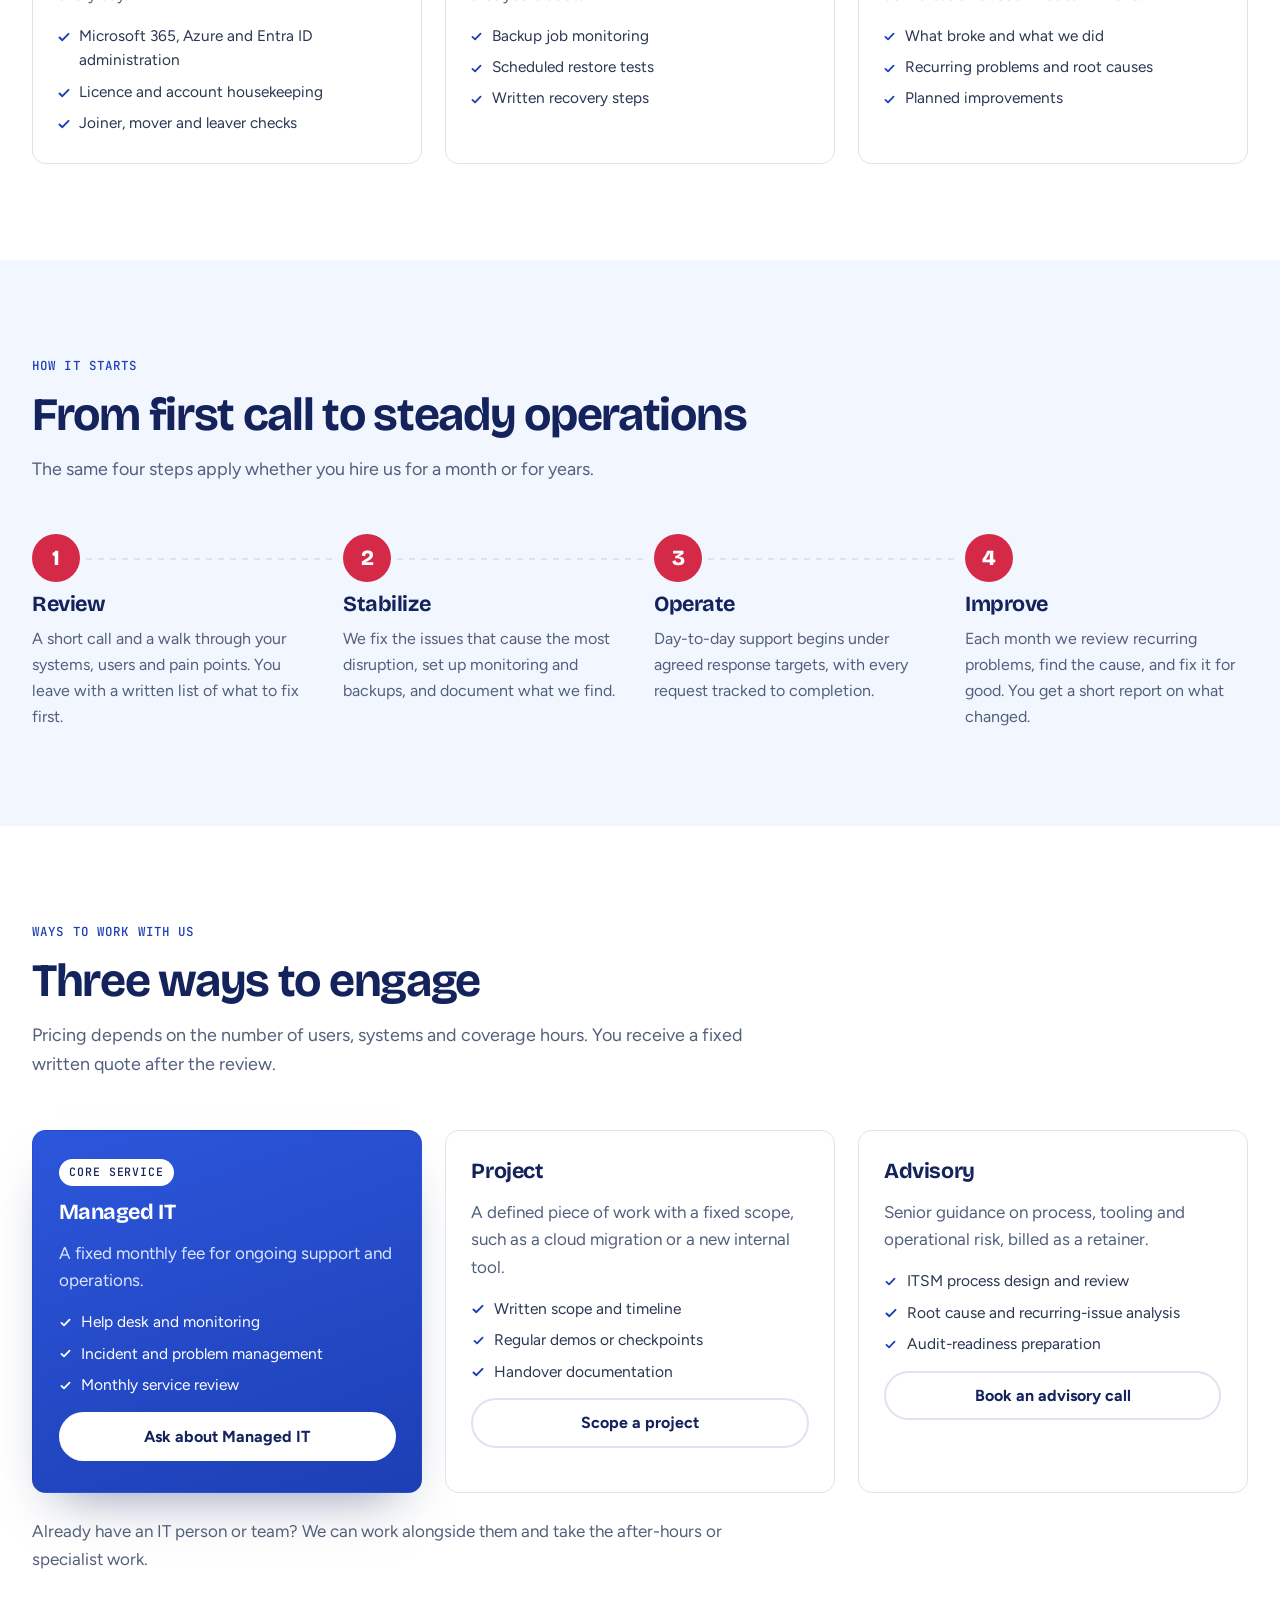
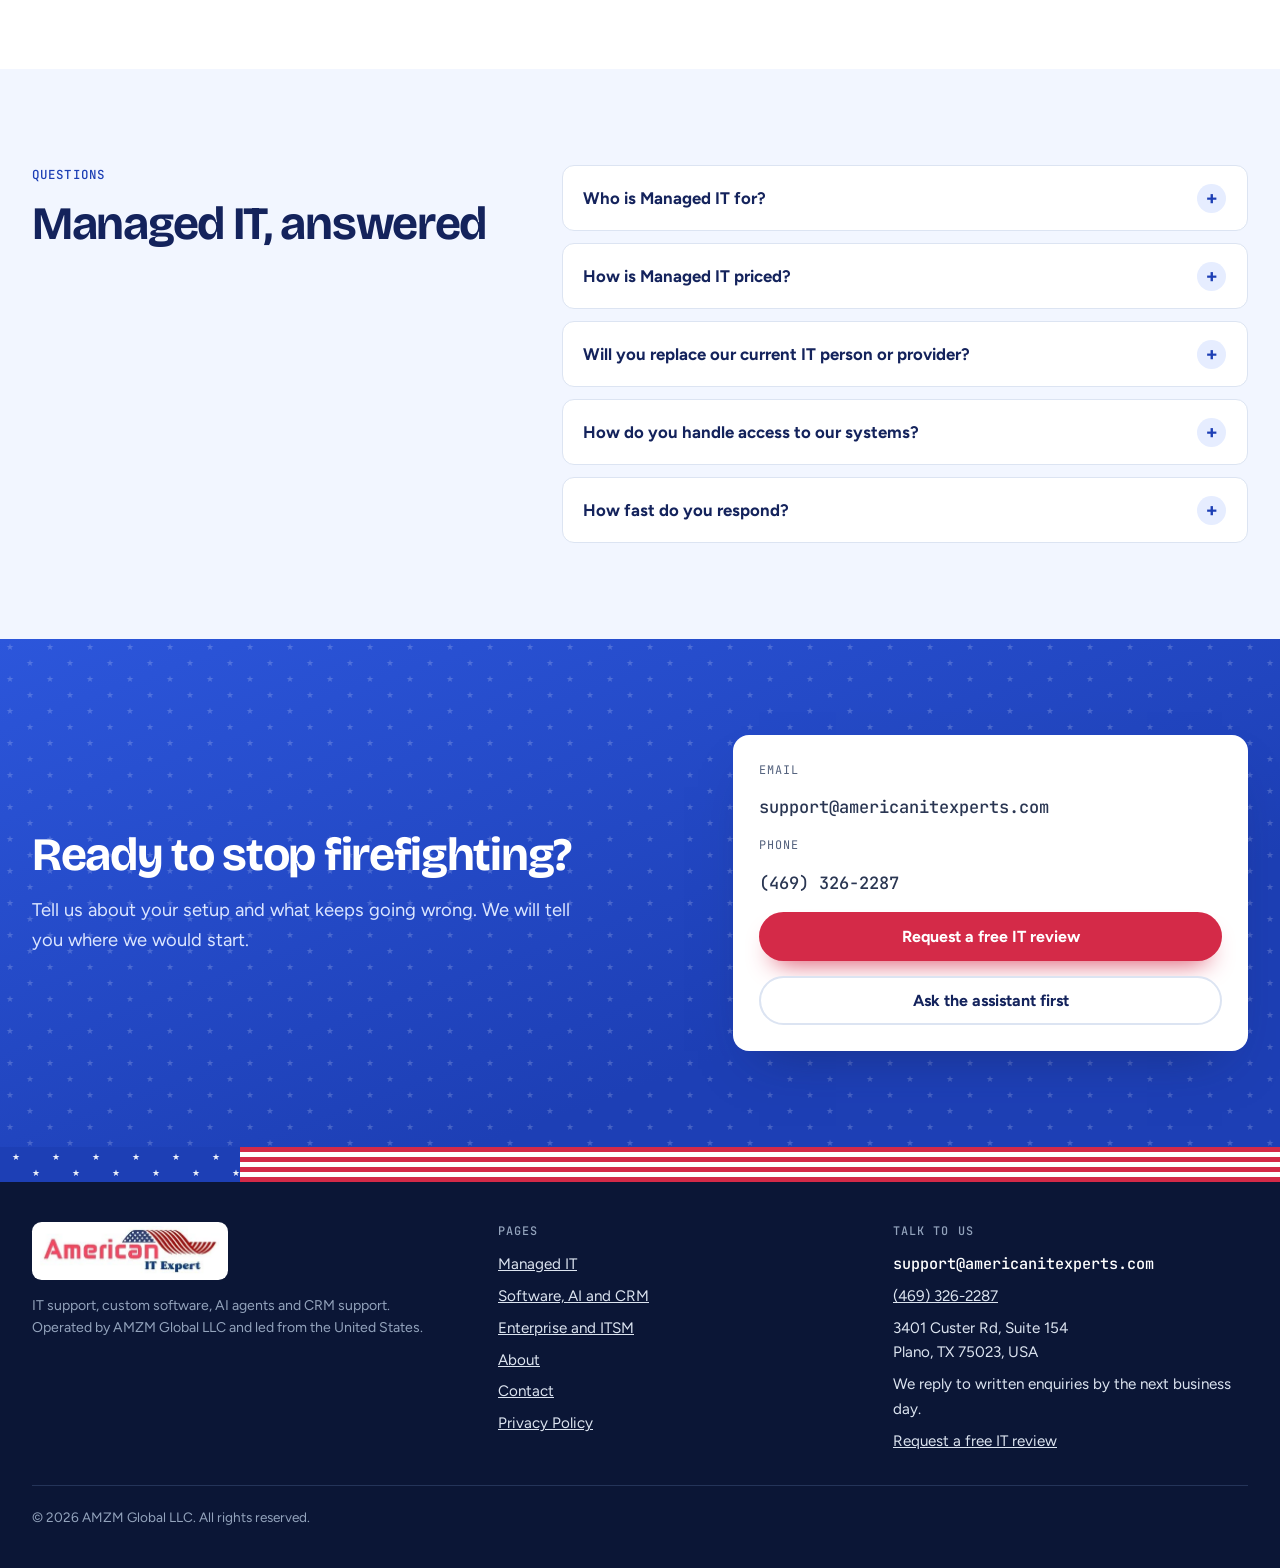
<file: managed-it.html>
<!doctype html><html lang="en"><head><meta charset="utf-8"><meta name="viewport" content="width=device-width, initial-scale=1"><title>Managed IT for Small and Mid-Size Businesses | American IT Experts</title><meta name="description" content="Help desk, monitoring and cloud care for one agreed monthly fee, with a named owner for every issue. Start with a free IT review."><link rel="canonical" href="https://americanitexperts.com/managed-it.html"><meta name="robots" content="index,follow"><meta name="theme-color" content="#1D3FB5"><meta property="og:type" content="website"><meta property="og:site_name" content="American IT Experts"><meta property="og:title" content="Managed IT for Small and Mid-Size Businesses | American IT Experts"><meta property="og:description" content="Help desk, monitoring and cloud care for one agreed monthly fee, with a named owner for every issue. Start with a free IT review."><meta property="og:url" content="https://americanitexperts.com/managed-it.html"><meta property="og:image" content="https://americanitexperts.com/og-image.png"><meta property="og:image:width" content="1200"><meta property="og:image:height" content="630"><meta name="twitter:card" content="summary_large_image"><meta name="twitter:title" content="Managed IT for Small and Mid-Size Businesses | American IT Experts"><meta name="twitter:description" content="Help desk, monitoring and cloud care for one agreed monthly fee, with a named owner for every issue. Start with a free IT review."><meta name="twitter:image" content="https://americanitexperts.com/og-image.png"><link rel="icon" href="favicon.svg" type="image/svg+xml"><script type="application/ld+json">{"@context": "https://schema.org", "@type": "Organization", "@id": "https://americanitexperts.com/#org", "name": "American IT Experts", "legalName": "AMZM Global LLC", "url": "https://americanitexperts.com/", "logo": "https://americanitexperts.com/logo.png", "email": "support@americanitexperts.com", "telephone": "+1-469-326-2287", "areaServed": "US", "address": {"@type": "PostalAddress", "streetAddress": "3401 Custer Rd, Suite 154", "addressLocality": "Plano", "addressRegion": "TX", "postalCode": "75023", "addressCountry": "US"}, "contactPoint": {"@type": "ContactPoint", "contactType": "customer support", "email": "support@americanitexperts.com", "telephone": "+1-469-326-2287", "areaServed": "US", "availableLanguage": "English"}, "description": "U.S.-led IT services and software company: managed IT, custom software, AI agents, CRM support and enterprise ITSM."}</script><script type="application/ld+json">{"@context": "https://schema.org", "@type": "Service", "name": "Managed IT", "serviceType": "Managed IT services", "description": "Help desk, monitoring and cloud operations for small and mid-size businesses for one agreed monthly fee.", "areaServed": "US", "provider": {"@id": "https://americanitexperts.com/#org"}}</script><script type="application/ld+json">{"@context": "https://schema.org", "@type": "BreadcrumbList", "itemListElement": [{"@type": "ListItem", "position": 1, "name": "Home", "item": "https://americanitexperts.com/"}, {"@type": "ListItem", "position": 2, "name": "Managed IT", "item": "https://americanitexperts.com/managed-it.html"}]}</script><script type="application/ld+json">{"@context": "https://schema.org", "@type": "FAQPage", "mainEntity": [{"@type": "Question", "name": "Who is Managed IT for?", "acceptedAnswer": {"@type": "Answer", "text": "Small and mid-size businesses in the United States that need dependable IT without building a large internal team. We also support larger teams that need extra operational capacity."}}, {"@type": "Question", "name": "How is Managed IT priced?", "acceptedAnswer": {"@type": "Answer", "text": "As a fixed monthly fee based on your number of users, systems and coverage hours. You receive a written quote after the free IT review."}}, {"@type": "Question", "name": "Will you replace our current IT person or provider?", "acceptedAnswer": {"@type": "Answer", "text": "Only if you want us to. Many clients keep an in-house contact and use us for monitoring, after-hours support, process or projects."}}, {"@type": "Question", "name": "How do you handle access to our systems?", "acceptedAnswer": {"@type": "Answer", "text": "We work through named accounts with the minimum permissions needed, with written approval for administrative access. Access is reviewed regularly and removed when work ends."}}, {"@type": "Question", "name": "How fast do you respond?", "acceptedAnswer": {"@type": "Answer", "text": "Response and resolution targets are set by priority in your agreement, so they match your business and the plan you choose."}}]}</script><link rel="preconnect" href="https://fonts.googleapis.com"><link rel="preconnect" href="https://fonts.gstatic.com" crossorigin><link rel="stylesheet" href="https://fonts.googleapis.com/css2?family=Bricolage+Grotesque:wght@600;700;800&family=Figtree:wght@400;500;600;700&family=JetBrains+Mono:wght@400;500&display=swap"><link rel="stylesheet" href="styles.css"><script>try{var t=localStorage.getItem('aitx-theme');if(t==='light'||t==='dark')document.documentElement.setAttribute('data-theme',t)}catch(e){}document.documentElement.classList.add('js')</script></head><body><a class="skip" href="#main">Skip to content</a><header class="site-header"><div class="wrap bar"><a class="logo-chip" href="index.html" aria-label="American IT Experts, home"><img src="logo.png" alt="American IT Experts" width="367" height="102"></a><nav class="nav" id="nav" aria-label="Main"><a href="managed-it.html" aria-current="page">Managed IT</a><a href="software.html">Software and AI</a><a href="enterprise-itsm.html">Enterprise ITSM</a><a href="about.html">About</a><a href="contact.html">Contact</a><a class="btn btn-primary nav-cta" href="contact.html">Get a free IT review</a></nav><div class="bar-end"><button class="theme-btn" type="button" id="theme" aria-label="Switch between light and dark mode"><svg viewBox="0 0 24 24" fill="none" stroke="currentColor" stroke-width="2" stroke-linecap="round" stroke-linejoin="round" aria-hidden="true"><circle cx="12" cy="12" r="9"/><path d="M12 3a9 9 0 0 1 0 18z" fill="currentColor"/></svg></button><a class="btn btn-primary btn-sm" href="contact.html"><span class="long">Get a free IT review</span><span class="short">Free review</span></a><button class="menu-btn" type="button" id="menu" aria-expanded="false" aria-controls="nav" aria-label="Open menu"><svg viewBox="0 0 24 24" fill="none" stroke="currentColor" stroke-width="2" stroke-linecap="round" stroke-linejoin="round" aria-hidden="true"><path d="M4 7h16M4 12h16M4 17h16"/></svg></button></div></div></header>
<main id="main">
  <section class="page-hero" aria-labelledby="h1"><canvas class="fx" aria-hidden="true"></canvas>
    <div class="wrap ph-grid">
      <div class="hero-copy rise">
        <p class="eyebrow">Managed IT &middot; Small and mid-size businesses</p>
        <h1 id="h1"><span class="b">IT support that answers,</span> <span class="a">fixes</span> and follows up.</h1>
        <p class="lead">We run your help desk, watch your systems and look after your cloud for one agreed monthly fee. Every request is tracked until it is closed.</p>
        <div class="actions"><a class="btn btn-primary" href="contact.html">Get a free IT review</a><a class="btn btn-ghost" href="#covered">See what is covered</a></div>
        <p class="micro">No obligation. We reply by the next business day.</p>
      </div>
      <figure class="panel" style="margin:0" aria-label="Illustrative service board">
        <figcaption class="panel-head"><span>Service board</span><span class="chip">Example</span></figcaption>
        <ul class="board" data-cycle><li class=on><div><b>Help desk</b><span class="d">Every request has an owner</span></div><span class="st"></span></li><li><div><b>Monitoring</b><span class="d">Alerts triaged and escalated</span></div><span class="st"></span></li><li><div><b>Backups</b><span class="d">Restore tests, not only backup jobs</span></div><span class="st"></span></li><li><div><b>Patching and access</b><span class="d">Updates, MFA and access reviews</span></div><span class="st"></span></li><li><div><b>Cloud accounts</b><span class="d">Costs, permissions and changes</span></div><span class="st"></span></li></ul>
        <p class="panel-foot">Illustrative. Your agreement lists exactly what we cover and how often we check it.</p>
      </figure>
    </div>
  </section>
  <div class="flagstrip" aria-hidden="true"><div class="c"></div><div class="s"></div></div>

  <section class="section" id="covered" aria-labelledby="covered-title">
    <div class="wrap">
      <div class="section-head reveal"><p class="eyebrow">What is covered</p><h2 id="covered-title">Everything your IT needs, from one accountable team</h2>
        <p>Choose one service or let us run the whole environment. Scope, response targets and reporting are written into your agreement before work starts.</p></div>
      <div class="services">
        <article class="service reveal"><span class="ico-box"><svg viewBox="0 0 24 24" fill="none" stroke="currentColor" stroke-width="2" stroke-linecap="round" stroke-linejoin="round" aria-hidden="true"><path d="M4 14v-2a8 8 0 0 1 16 0v2"/><rect x="3" y="13" width="4" height="6" rx="1.5"/><rect x="17" y="13" width="4" height="6" rx="1.5"/><path d="M19 19a3 3 0 0 1-3 3h-3"/></svg></span><h3>Help desk and user support</h3><p>Reliable day-to-day support for your staff, with every request tracked from first message to close.</p><ul class="ticks"><li>User support, onboarding and offboarding</li><li>Single sign-on, MFA and access reviews</li><li>Clear status updates while we work</li></ul></article>
        <article class="service reveal"><span class="ico-box warm"><svg viewBox="0 0 24 24" fill="none" stroke="currentColor" stroke-width="2" stroke-linecap="round" stroke-linejoin="round" aria-hidden="true"><path d="M3 12h4l2-6 4 12 2-6h6"/></svg></span><h3>Monitoring and incident response</h3><p>We watch your systems, triage alerts and coordinate the fix, including incidents that involve several teams.</p><ul class="ticks"><li>Alerting and escalation paths that work</li><li>Incident updates for your stakeholders</li><li>Post-incident reviews with tracked actions</li></ul></article>
        <article class="service reveal"><span class="ico-box"><svg viewBox="0 0 24 24" fill="none" stroke="currentColor" stroke-width="2" stroke-linecap="round" stroke-linejoin="round" aria-hidden="true"><path d="M7 18a4 4 0 0 1-.5-7.97A6 6 0 0 1 18 9.5 4.25 4.25 0 0 1 17.5 18H7z"/></svg></span><h3>Cloud operations</h3><p>Day-to-day care for workloads on AWS, Google Cloud and Azure, so changes are controlled and recovery is tested.</p><ul class="ticks"><li>Account, access and cost housekeeping</li><li>Linux and Windows server administration</li><li>Controlled changes and release windows</li></ul></article>
        <article class="service reveal"><span class="ico-box warm"><svg viewBox="0 0 24 24" fill="none" stroke="currentColor" stroke-width="2" stroke-linecap="round" stroke-linejoin="round" aria-hidden="true"><circle cx="9" cy="8" r="3.2"/><path d="M3 20a6 6 0 0 1 12 0M16 5.2a3.2 3.2 0 0 1 0 6M21 20a6 6 0 0 0-4-5.6"/></svg></span><h3>Microsoft 365 and identity</h3><p>Administration of the tools your people use every day.</p><ul class="ticks"><li>Microsoft 365, Azure and Entra ID administration</li><li>Licence and account housekeeping</li><li>Joiner, mover and leaver checks</li></ul></article>
        <article class="service reveal"><span class="ico-box"><svg viewBox="0 0 24 24" fill="none" stroke="currentColor" stroke-width="2" stroke-linecap="round" stroke-linejoin="round" aria-hidden="true"><ellipse cx="12" cy="6" rx="8" ry="3"/><path d="M4 6v6c0 1.7 3.6 3 8 3s8-1.3 8-3V6M4 12v6c0 1.7 3.6 3 8 3s8-1.3 8-3v-6"/></svg></span><h3>Backup and recovery checks</h3><p>A backup is only useful if it restores. We check that yours does.</p><ul class="ticks"><li>Backup job monitoring</li><li>Scheduled restore tests</li><li>Written recovery steps</li></ul></article>
        <article class="service reveal"><span class="ico-box warm"><svg viewBox="0 0 24 24" fill="none" stroke="currentColor" stroke-width="2" stroke-linecap="round" stroke-linejoin="round" aria-hidden="true"><rect x="5" y="4" width="14" height="17" rx="2"/><path d="M9 4V3h6v1M9 13l2 2 4-4"/></svg></span><h3>Reporting and monthly review</h3><p>A short report in plain language, and a conversation about what to fix next.</p><ul class="ticks"><li>What broke and what we did</li><li>Recurring problems and root causes</li><li>Planned improvements</li></ul></article>
      </div>
    </div>
  </section>

  <section class="section section-tint" aria-labelledby="steps-title">
    <div class="wrap">
      <div class="section-head reveal"><p class="eyebrow">How it starts</p><h2 id="steps-title">From first call to steady operations</h2><p>The same four steps apply whether you hire us for a month or for years.</p></div>
      <ol class="steps">
        <li class="step reveal"><h3>Review</h3><p>A short call and a walk through your systems, users and pain points. You leave with a written list of what to fix first.</p></li>
        <li class="step reveal"><h3>Stabilize</h3><p>We fix the issues that cause the most disruption, set up monitoring and backups, and document what we find.</p></li>
        <li class="step reveal"><h3>Operate</h3><p>Day-to-day support begins under agreed response targets, with every request tracked to completion.</p></li>
        <li class="step reveal"><h3>Improve</h3><p>Each month we review recurring problems, find the cause, and fix it for good. You get a short report on what changed.</p></li>
      </ol>
    </div>
  </section>

  <section class="section" aria-labelledby="models-title">
    <div class="wrap">
      <div class="section-head reveal"><p class="eyebrow">Ways to work with us</p><h2 id="models-title">Three ways to engage</h2><p>Pricing depends on the number of users, systems and coverage hours. You receive a fixed written quote after the review.</p></div>
      <div class="models">
        <article class="model model-main reveal"><span class="tag">Core service</span><h3>Managed IT</h3><p>A fixed monthly fee for ongoing support and operations.</p><ul class="ticks"><li>Help desk and monitoring</li><li>Incident and problem management</li><li>Monthly service review</li></ul><a class="btn btn-light" href="contact.html">Ask about Managed IT</a></article>
        <article class="model reveal"><h3>Project</h3><p>A defined piece of work with a fixed scope, such as a cloud migration or a new internal tool.</p><ul class="ticks"><li>Written scope and timeline</li><li>Regular demos or checkpoints</li><li>Handover documentation</li></ul><a class="btn btn-ghost" href="contact.html">Scope a project</a></article>
        <article class="model reveal"><h3>Advisory</h3><p>Senior guidance on process, tooling and operational risk, billed as a retainer.</p><ul class="ticks"><li>ITSM process design and review</li><li>Root cause and recurring-issue analysis</li><li>Audit-readiness preparation</li></ul><a class="btn btn-ghost" href="contact.html">Book an advisory call</a></article>
      </div>
      <p class="note">Already have an IT person or team? We can work alongside them and take the after-hours or specialist work.</p>
    </div>
  </section>

  <section class="section section-tint" id="faq" aria-labelledby="faq-title">
    <div class="wrap faq-grid"><div class="section-head"><p class="eyebrow">Questions</p><h2 id="faq-title">Managed IT, answered</h2></div><div class="faq"><details><summary>Who is Managed IT for?</summary><p>Small and mid-size businesses in the United States that need dependable IT without building a large internal team. We also support larger teams that need extra operational capacity.</p></details><details><summary>How is Managed IT priced?</summary><p>As a fixed monthly fee based on your number of users, systems and coverage hours. You receive a written quote after the free IT review.</p></details><details><summary>Will you replace our current IT person or provider?</summary><p>Only if you want us to. Many clients keep an in-house contact and use us for monitoring, after-hours support, process or projects.</p></details><details><summary>How do you handle access to our systems?</summary><p>We work through named accounts with the minimum permissions needed, with written approval for administrative access. Access is reviewed regularly and removed when work ends.</p></details><details><summary>How fast do you respond?</summary><p>Response and resolution targets are set by priority in your agreement, so they match your business and the plan you choose.</p></details></div></div>
  </section>
  <section class="section cta" aria-labelledby="cta-title"><div class="wrap cta-in"><div><h2 id="cta-title">Ready to stop firefighting?</h2><p class="sub">Tell us about your setup and what keeps going wrong. We will tell you where we would start.</p></div><div class="cta-card"><p class="label">Email</p><span class="email" id="cta-email">support@americanitexperts.com</span><p class="label">Phone</p><a class="email" href="tel:+14693262287">(469) 326-2287</a><a class="btn btn-primary" href="contact.html">Request a free IT review</a><button class="btn btn-ghost" type="button" data-open-chat>Ask the assistant first</button></div></div></section>
</main><div class="flagstrip" aria-hidden="true"><div class="c"></div><div class="s"></div></div><footer><div class="wrap foot"><div><a class="logo-chip" href="index.html" aria-label="American IT Experts, home"><img src="logo.png" alt="American IT Experts" width="367" height="102"></a><small>IT support, custom software, AI agents and CRM support. Operated by AMZM Global LLC and led from the United States.</small></div><div><h4>Pages</h4><ul><li><a href="managed-it.html">Managed IT</a></li><li><a href="software.html">Software, AI and CRM</a></li><li><a href="enterprise-itsm.html">Enterprise and ITSM</a></li><li><a href="about.html">About</a></li><li><a href="contact.html">Contact</a></li><li><a href="privacy.html">Privacy Policy</a></li></ul></div><div><h4>Talk to us</h4><ul><li><span class="email">support@americanitexperts.com</span></li><li><a href="tel:+14693262287">(469) 326-2287</a></li><li><address>3401 Custer Rd, Suite 154<br>Plano, TX 75023, USA</address></li><li>We reply to written enquiries by the next business day.</li><li><a href="contact.html">Request a free IT review</a></li></ul></div><p class="legal">&copy; <span id="yr">2026</span> AMZM Global LLC. All rights reserved.</p></div></footer><script src="config.js"></script><script src="site.js" defer></script><script src="chat.js" defer></script></body></html>
</file>
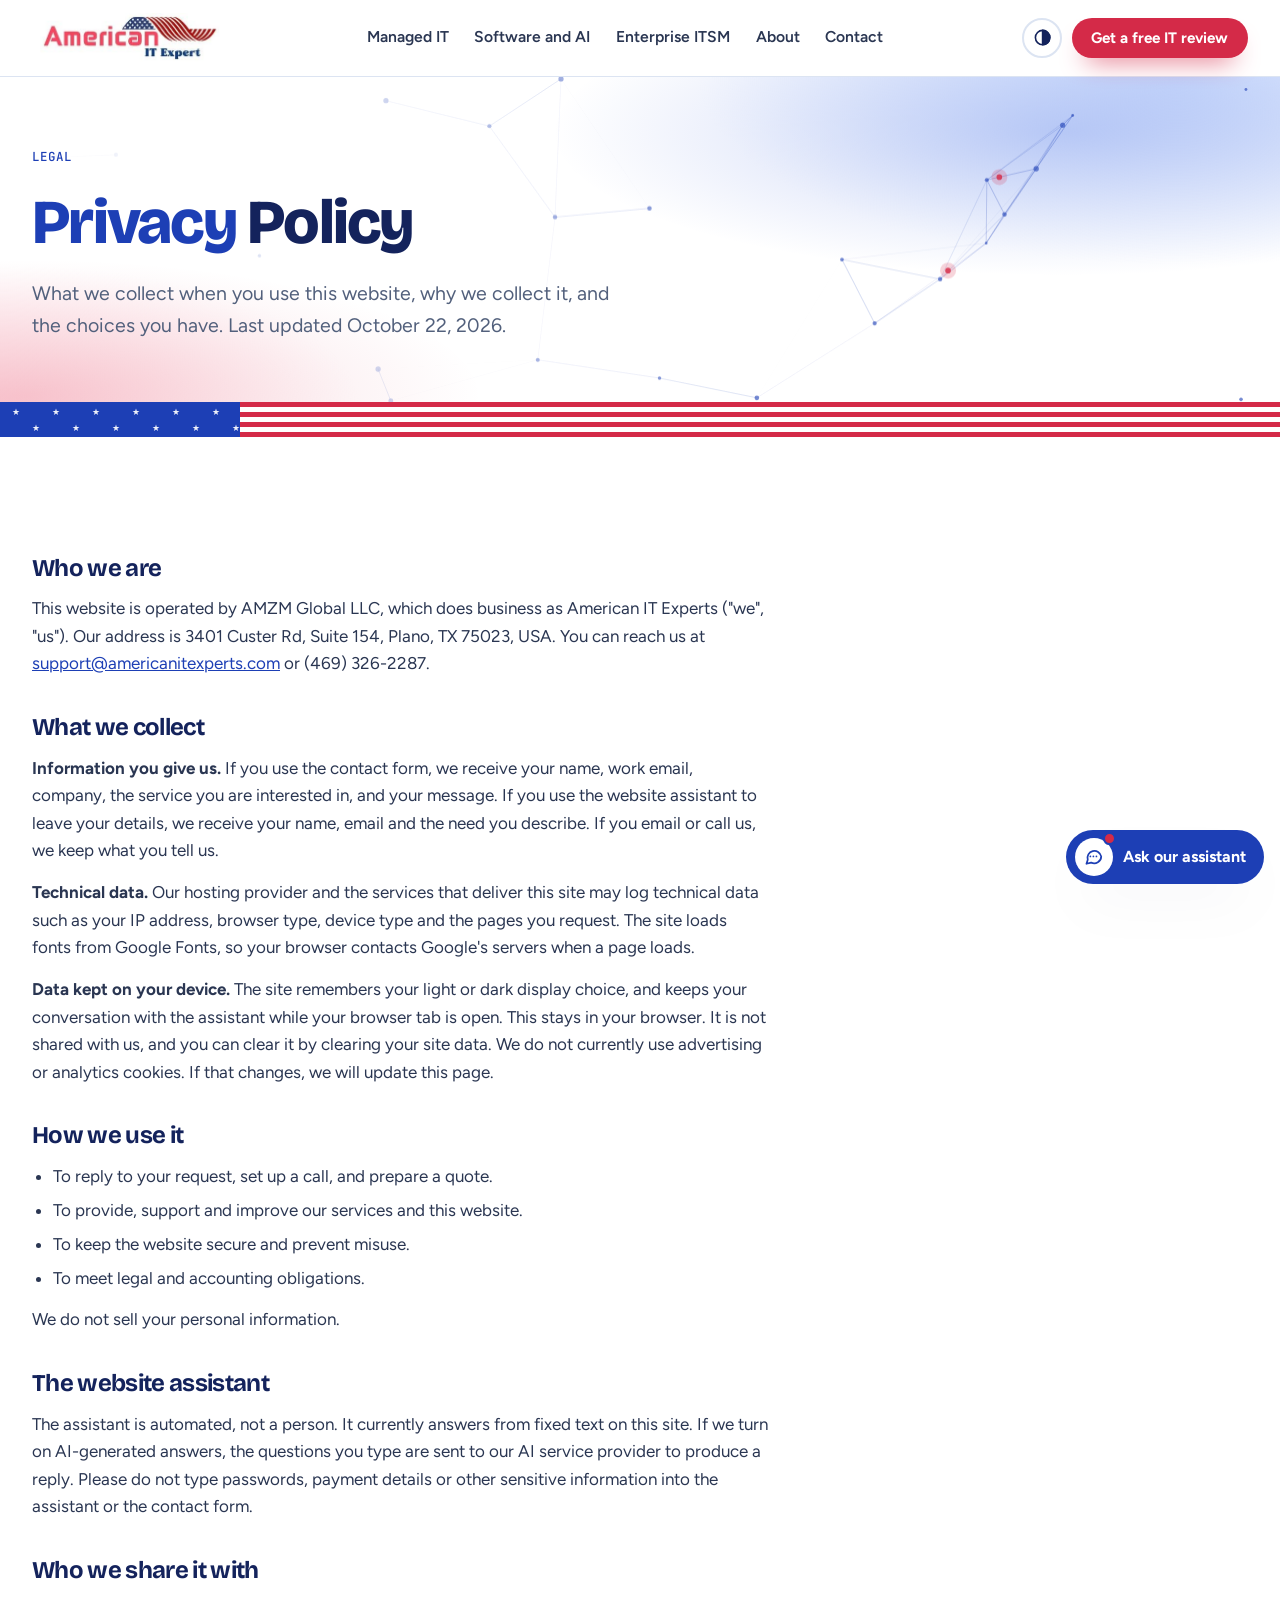
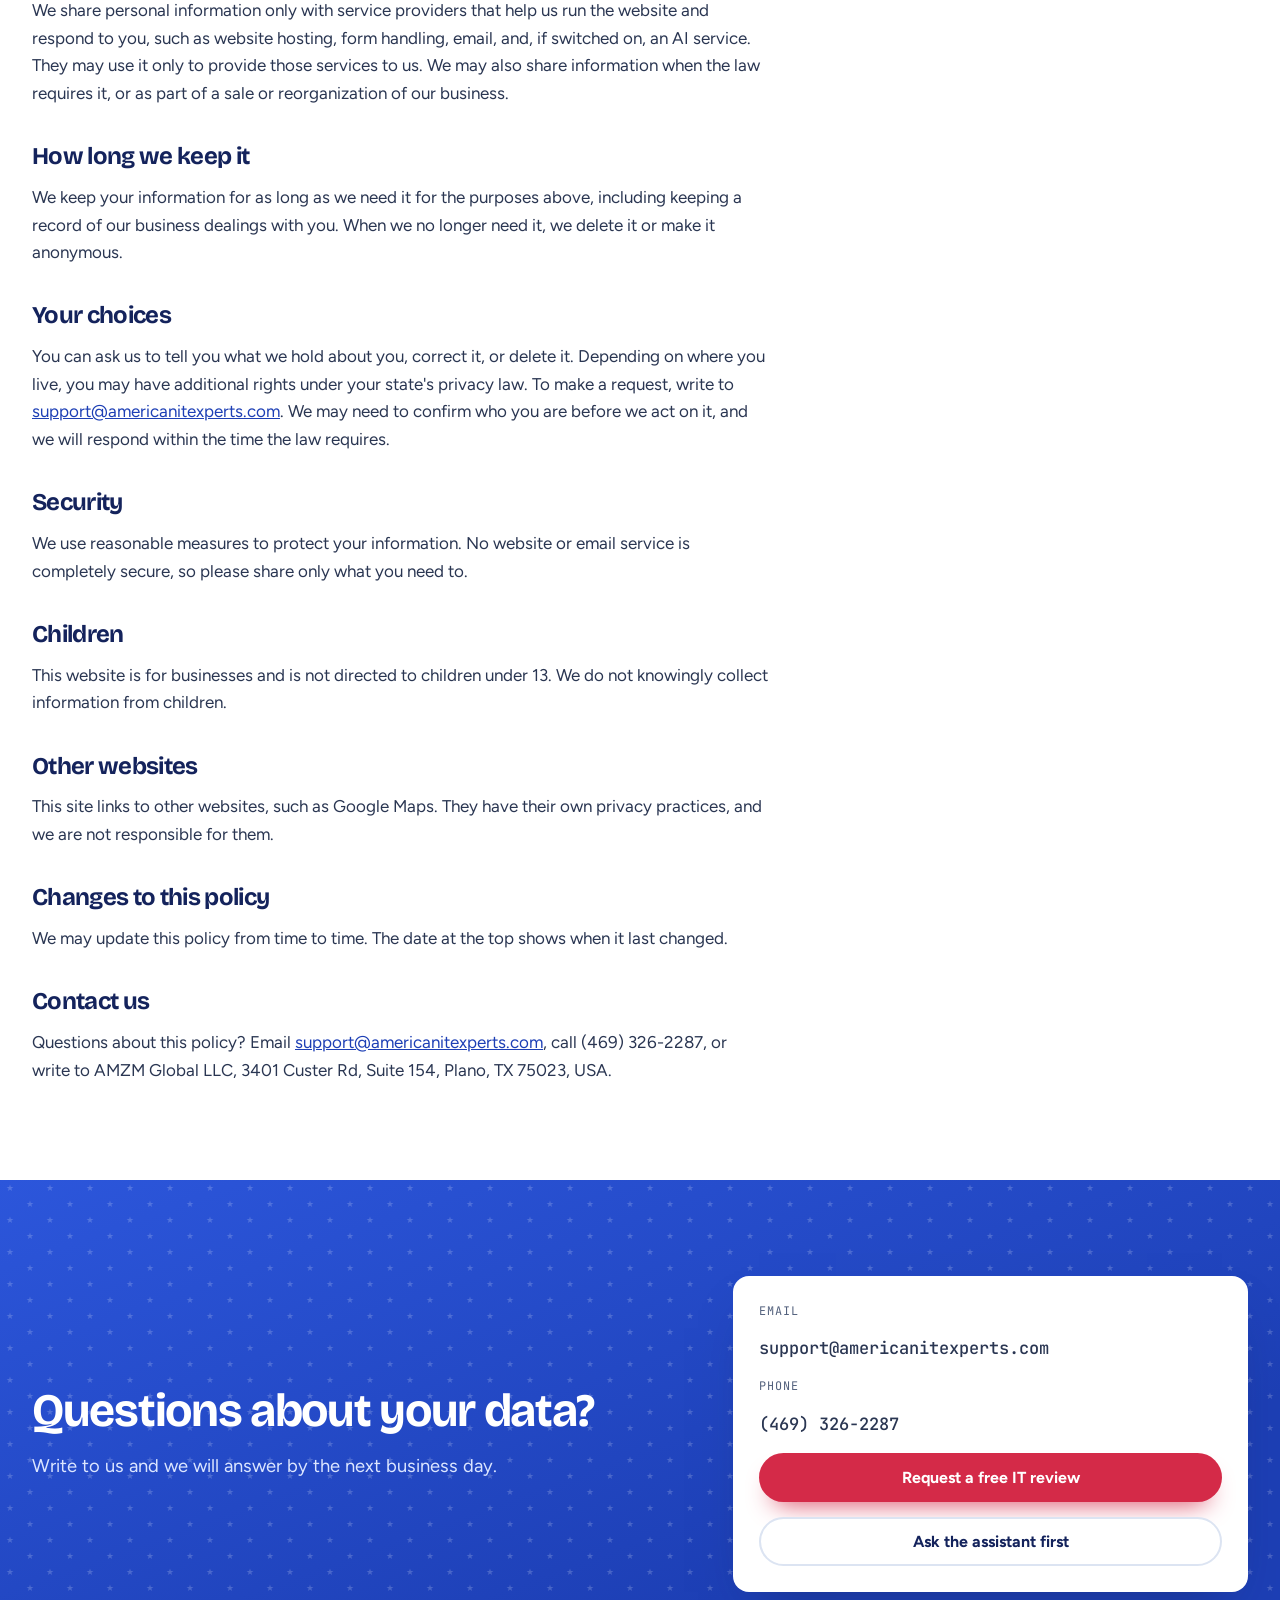
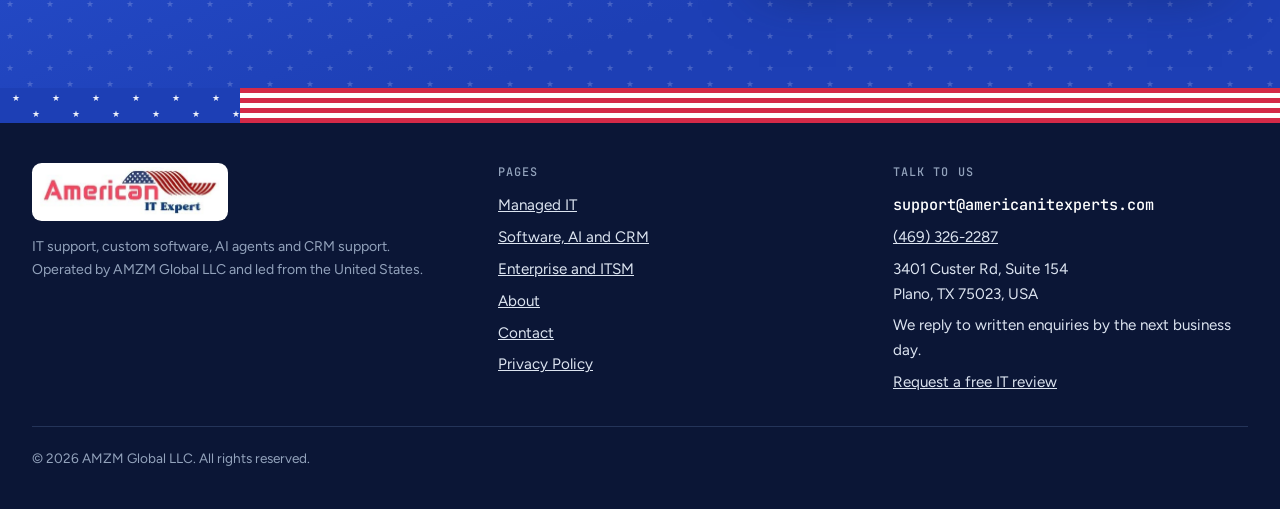
<file: privacy.html>
<!doctype html><html lang="en"><head><meta charset="utf-8"><meta name="viewport" content="width=device-width, initial-scale=1"><title>Privacy Policy | American IT Experts</title><meta name="description" content="How AMZM Global LLC, doing business as American IT Experts, collects, uses and protects information from this website."><link rel="canonical" href="https://americanitexperts.com/privacy.html"><meta name="robots" content="index,follow"><meta name="theme-color" content="#1D3FB5"><meta property="og:type" content="website"><meta property="og:site_name" content="American IT Experts"><meta property="og:title" content="Privacy Policy | American IT Experts"><meta property="og:description" content="How AMZM Global LLC, doing business as American IT Experts, collects, uses and protects information from this website."><meta property="og:url" content="https://americanitexperts.com/privacy.html"><meta property="og:image" content="https://americanitexperts.com/og-image.png"><meta property="og:image:width" content="1200"><meta property="og:image:height" content="630"><meta name="twitter:card" content="summary_large_image"><meta name="twitter:title" content="Privacy Policy | American IT Experts"><meta name="twitter:description" content="How AMZM Global LLC, doing business as American IT Experts, collects, uses and protects information from this website."><meta name="twitter:image" content="https://americanitexperts.com/og-image.png"><link rel="icon" href="favicon.svg" type="image/svg+xml"><script type="application/ld+json">{"@context": "https://schema.org", "@type": "Organization", "@id": "https://americanitexperts.com/#org", "name": "American IT Experts", "legalName": "AMZM Global LLC", "url": "https://americanitexperts.com/", "logo": "https://americanitexperts.com/logo.png", "email": "support@americanitexperts.com", "telephone": "+1-469-326-2287", "areaServed": "US", "address": {"@type": "PostalAddress", "streetAddress": "3401 Custer Rd, Suite 154", "addressLocality": "Plano", "addressRegion": "TX", "postalCode": "75023", "addressCountry": "US"}, "contactPoint": {"@type": "ContactPoint", "contactType": "customer support", "email": "support@americanitexperts.com", "telephone": "+1-469-326-2287", "areaServed": "US", "availableLanguage": "English"}, "description": "U.S.-led IT services and software company: managed IT, custom software, AI agents, CRM support and enterprise ITSM."}</script><script type="application/ld+json">{"@context": "https://schema.org", "@type": "BreadcrumbList", "itemListElement": [{"@type": "ListItem", "position": 1, "name": "Home", "item": "https://americanitexperts.com/"}, {"@type": "ListItem", "position": 2, "name": "Privacy Policy", "item": "https://americanitexperts.com/privacy.html"}]}</script><link rel="preconnect" href="https://fonts.googleapis.com"><link rel="preconnect" href="https://fonts.gstatic.com" crossorigin><link rel="stylesheet" href="https://fonts.googleapis.com/css2?family=Bricolage+Grotesque:wght@600;700;800&family=Figtree:wght@400;500;600;700&family=JetBrains+Mono:wght@400;500&display=swap"><link rel="stylesheet" href="styles.css"><script>try{var t=localStorage.getItem('aitx-theme');if(t==='light'||t==='dark')document.documentElement.setAttribute('data-theme',t)}catch(e){}document.documentElement.classList.add('js')</script></head><body><a class="skip" href="#main">Skip to content</a><header class="site-header"><div class="wrap bar"><a class="logo-chip" href="index.html" aria-label="American IT Experts, home"><img src="logo.png" alt="American IT Experts" width="367" height="102"></a><nav class="nav" id="nav" aria-label="Main"><a href="managed-it.html">Managed IT</a><a href="software.html">Software and AI</a><a href="enterprise-itsm.html">Enterprise ITSM</a><a href="about.html">About</a><a href="contact.html">Contact</a><a class="btn btn-primary nav-cta" href="contact.html">Get a free IT review</a></nav><div class="bar-end"><button class="theme-btn" type="button" id="theme" aria-label="Switch between light and dark mode"><svg viewBox="0 0 24 24" fill="none" stroke="currentColor" stroke-width="2" stroke-linecap="round" stroke-linejoin="round" aria-hidden="true"><circle cx="12" cy="12" r="9"/><path d="M12 3a9 9 0 0 1 0 18z" fill="currentColor"/></svg></button><a class="btn btn-primary btn-sm" href="contact.html"><span class="long">Get a free IT review</span><span class="short">Free review</span></a><button class="menu-btn" type="button" id="menu" aria-expanded="false" aria-controls="nav" aria-label="Open menu"><svg viewBox="0 0 24 24" fill="none" stroke="currentColor" stroke-width="2" stroke-linecap="round" stroke-linejoin="round" aria-hidden="true"><path d="M4 7h16M4 12h16M4 17h16"/></svg></button></div></div></header>
<main id="main">
  <section class="page-hero" aria-labelledby="h1"><canvas class="fx" aria-hidden="true"></canvas>
    <div class="wrap ph-grid solo">
      <div class="hero-copy rise">
        <p class="eyebrow">Legal</p>
        <h1 id="h1"><span class="b">Privacy</span> Policy</h1>
        <p class="lead">What we collect when you use this website, why we collect it, and the choices you have. Last updated October 22, 2026.</p>
      </div>
    </div>
  </section>
  <div class="flagstrip" aria-hidden="true"><div class="c"></div><div class="s"></div></div>
  <section class="section">
    <div class="wrap">
      <!-- CONFIRM before launch: form provider name, retention period, any analytics added later, and whether AI chat is switched on. Have a lawyer review this draft. -->
      <div class="prose">
        <h2>Who we are</h2>
        <p>This website is operated by AMZM Global LLC, which does business as American IT Experts ("we", "us"). Our address is 3401 Custer Rd, Suite 154, Plano, TX 75023, USA. You can reach us at <a href="mailto:support@americanitexperts.com">support@americanitexperts.com</a> or (469) 326-2287.</p>

        <h2>What we collect</h2>
        <p><b>Information you give us.</b> If you use the contact form, we receive your name, work email, company, the service you are interested in, and your message. If you use the website assistant to leave your details, we receive your name, email and the need you describe. If you email or call us, we keep what you tell us.</p>
        <p><b>Technical data.</b> Our hosting provider and the services that deliver this site may log technical data such as your IP address, browser type, device type and the pages you request. The site loads fonts from Google Fonts, so your browser contacts Google's servers when a page loads.</p>
        <p><b>Data kept on your device.</b> The site remembers your light or dark display choice, and keeps your conversation with the assistant while your browser tab is open. This stays in your browser. It is not shared with us, and you can clear it by clearing your site data. We do not currently use advertising or analytics cookies. If that changes, we will update this page.</p>

        <h2>How we use it</h2>
        <ul>
          <li>To reply to your request, set up a call, and prepare a quote.</li>
          <li>To provide, support and improve our services and this website.</li>
          <li>To keep the website secure and prevent misuse.</li>
          <li>To meet legal and accounting obligations.</li>
        </ul>
        <p>We do not sell your personal information.</p>

        <h2>The website assistant</h2>
        <p>The assistant is automated, not a person. It currently answers from fixed text on this site. If we turn on AI-generated answers, the questions you type are sent to our AI service provider to produce a reply. Please do not type passwords, payment details or other sensitive information into the assistant or the contact form.</p>

        <h2>Who we share it with</h2>
        <p>We share personal information only with service providers that help us run the website and respond to you, such as website hosting, form handling, email, and, if switched on, an AI service. They may use it only to provide those services to us. We may also share information when the law requires it, or as part of a sale or reorganization of our business.</p>

        <h2>How long we keep it</h2>
        <p>We keep your information for as long as we need it for the purposes above, including keeping a record of our business dealings with you. When we no longer need it, we delete it or make it anonymous.</p>

        <h2>Your choices</h2>
        <p>You can ask us to tell you what we hold about you, correct it, or delete it. Depending on where you live, you may have additional rights under your state's privacy law. To make a request, write to <a href="mailto:support@americanitexperts.com">support@americanitexperts.com</a>. We may need to confirm who you are before we act on it, and we will respond within the time the law requires.</p>

        <h2>Security</h2>
        <p>We use reasonable measures to protect your information. No website or email service is completely secure, so please share only what you need to.</p>

        <h2>Children</h2>
        <p>This website is for businesses and is not directed to children under 13. We do not knowingly collect information from children.</p>

        <h2>Other websites</h2>
        <p>This site links to other websites, such as Google Maps. They have their own privacy practices, and we are not responsible for them.</p>

        <h2>Changes to this policy</h2>
        <p>We may update this policy from time to time. The date at the top shows when it last changed.</p>

        <h2>Contact us</h2>
        <p>Questions about this policy? Email <a href="mailto:support@americanitexperts.com">support@americanitexperts.com</a>, call (469) 326-2287, or write to AMZM Global LLC, 3401 Custer Rd, Suite 154, Plano, TX 75023, USA.</p>
      </div>
    </div>
  </section>
  <section class="section cta" aria-labelledby="cta-title"><div class="wrap cta-in"><div><h2 id="cta-title">Questions about your data?</h2><p class="sub">Write to us and we will answer by the next business day.</p></div><div class="cta-card"><p class="label">Email</p><span class="email" id="cta-email">support@americanitexperts.com</span><p class="label">Phone</p><a class="email" href="tel:+14693262287">(469) 326-2287</a><a class="btn btn-primary" href="contact.html">Request a free IT review</a><button class="btn btn-ghost" type="button" data-open-chat>Ask the assistant first</button></div></div></section>
</main><div class="flagstrip" aria-hidden="true"><div class="c"></div><div class="s"></div></div><footer><div class="wrap foot"><div><a class="logo-chip" href="index.html" aria-label="American IT Experts, home"><img src="logo.png" alt="American IT Experts" width="367" height="102"></a><small>IT support, custom software, AI agents and CRM support. Operated by AMZM Global LLC and led from the United States.</small></div><div><h4>Pages</h4><ul><li><a href="managed-it.html">Managed IT</a></li><li><a href="software.html">Software, AI and CRM</a></li><li><a href="enterprise-itsm.html">Enterprise and ITSM</a></li><li><a href="about.html">About</a></li><li><a href="contact.html">Contact</a></li><li><a href="privacy.html">Privacy Policy</a></li></ul></div><div><h4>Talk to us</h4><ul><li><span class="email">support@americanitexperts.com</span></li><li><a href="tel:+14693262287">(469) 326-2287</a></li><li><address>3401 Custer Rd, Suite 154<br>Plano, TX 75023, USA</address></li><li>We reply to written enquiries by the next business day.</li><li><a href="contact.html">Request a free IT review</a></li></ul></div><p class="legal">&copy; <span id="yr">2026</span> AMZM Global LLC. All rights reserved.</p></div></footer><script src="config.js"></script><script src="site.js" defer></script><script src="chat.js" defer></script></body></html>
</file>
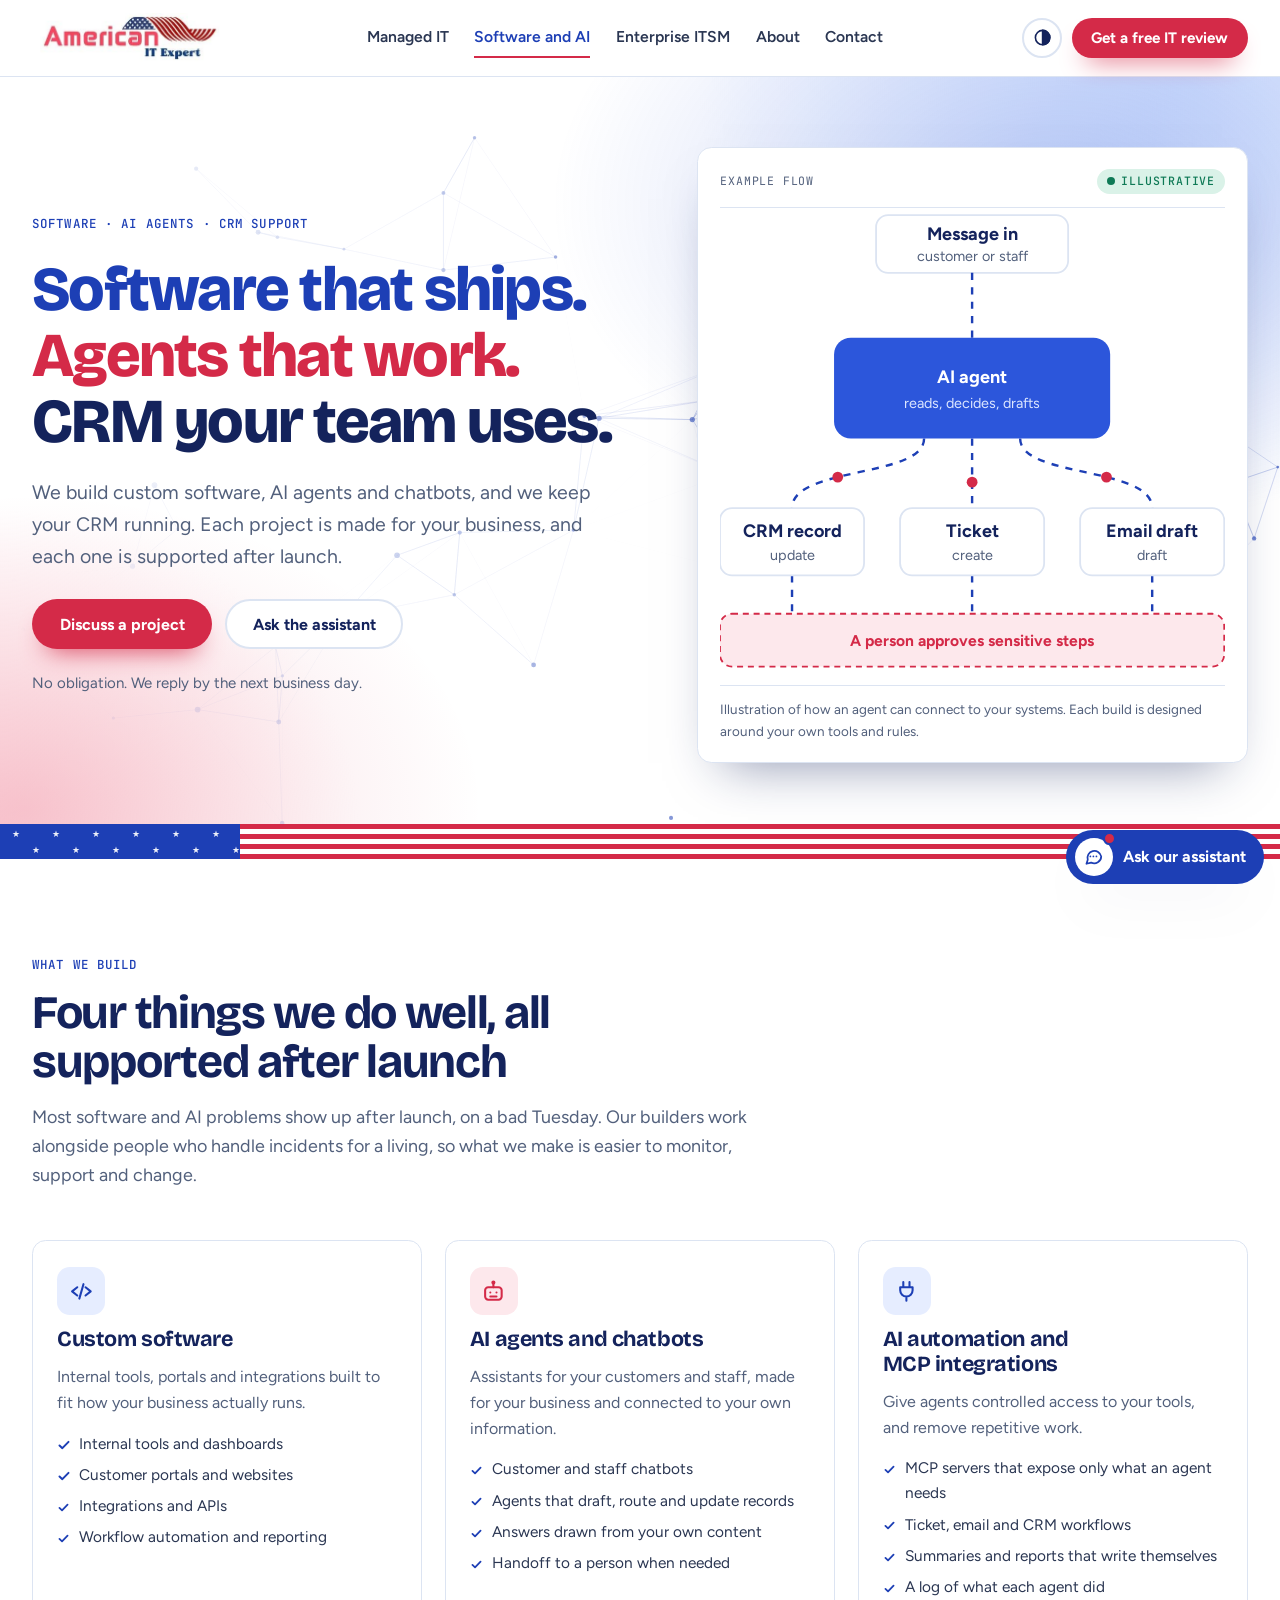
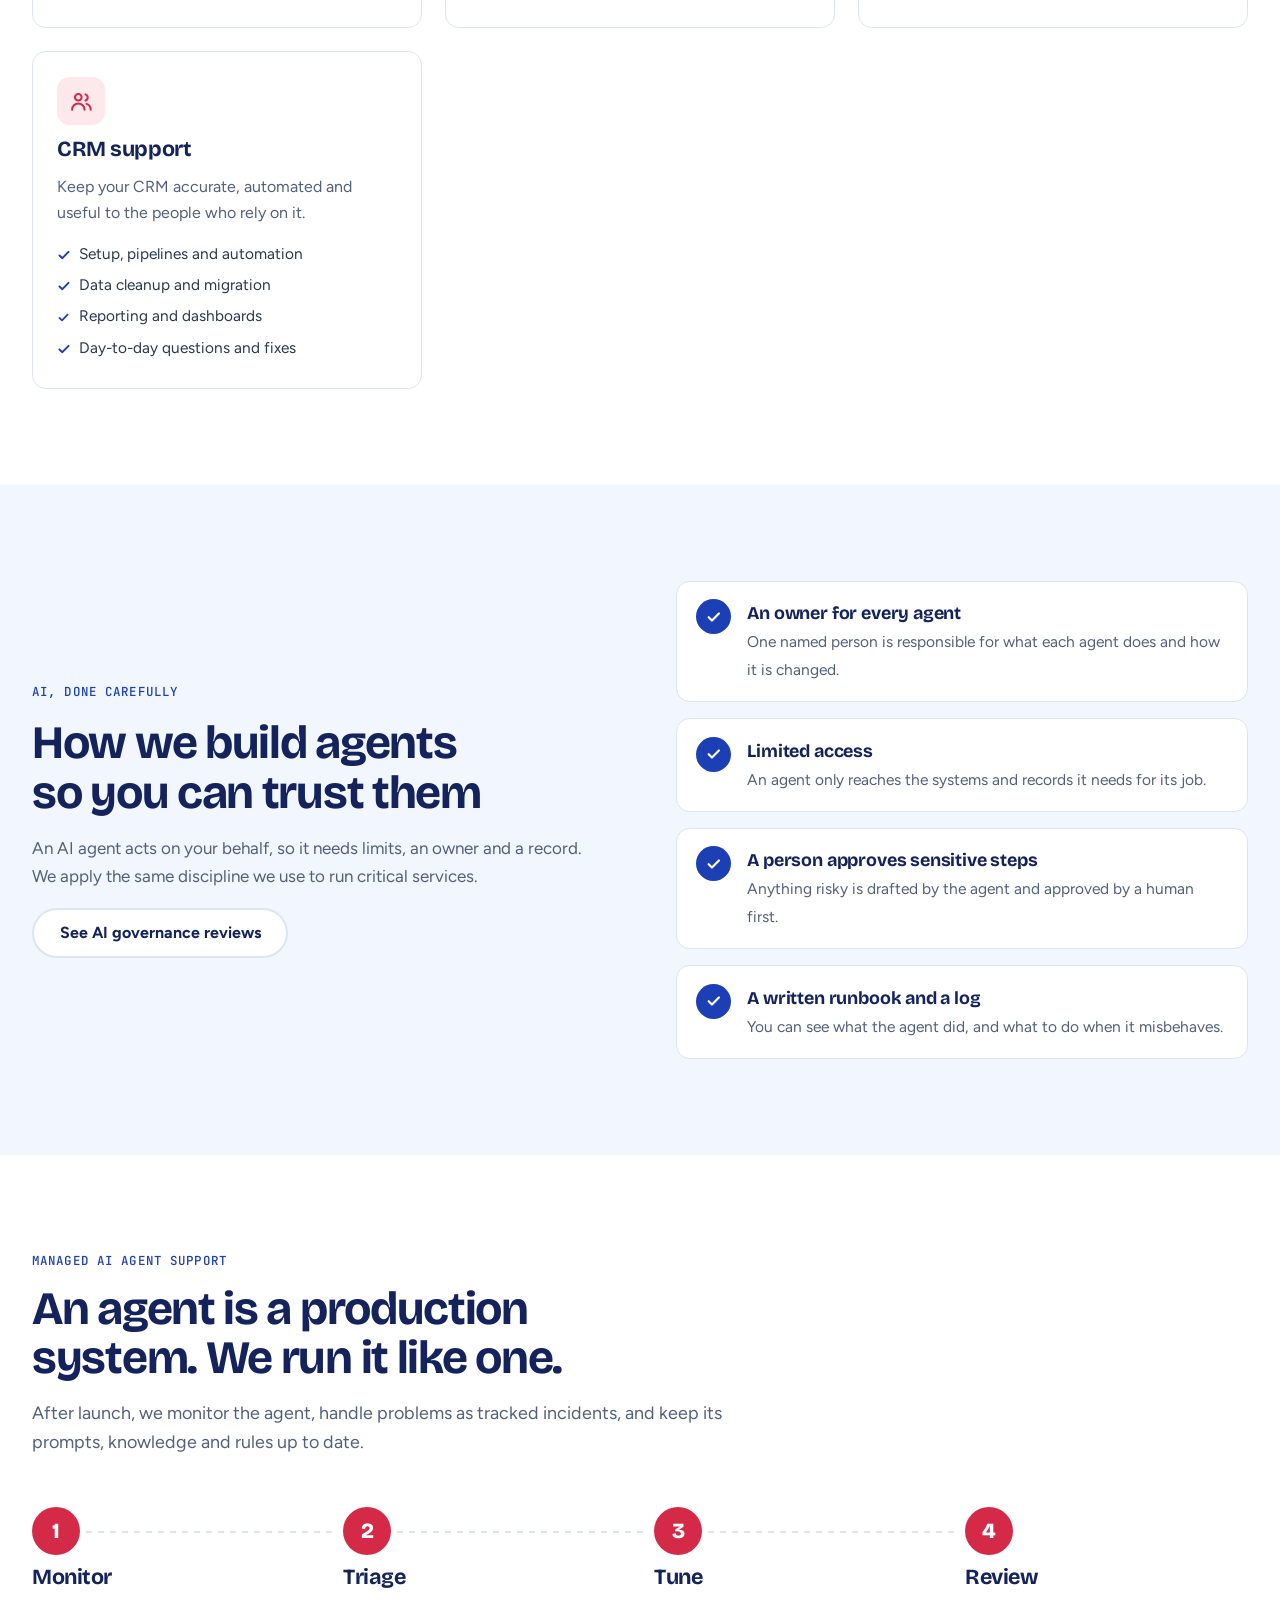
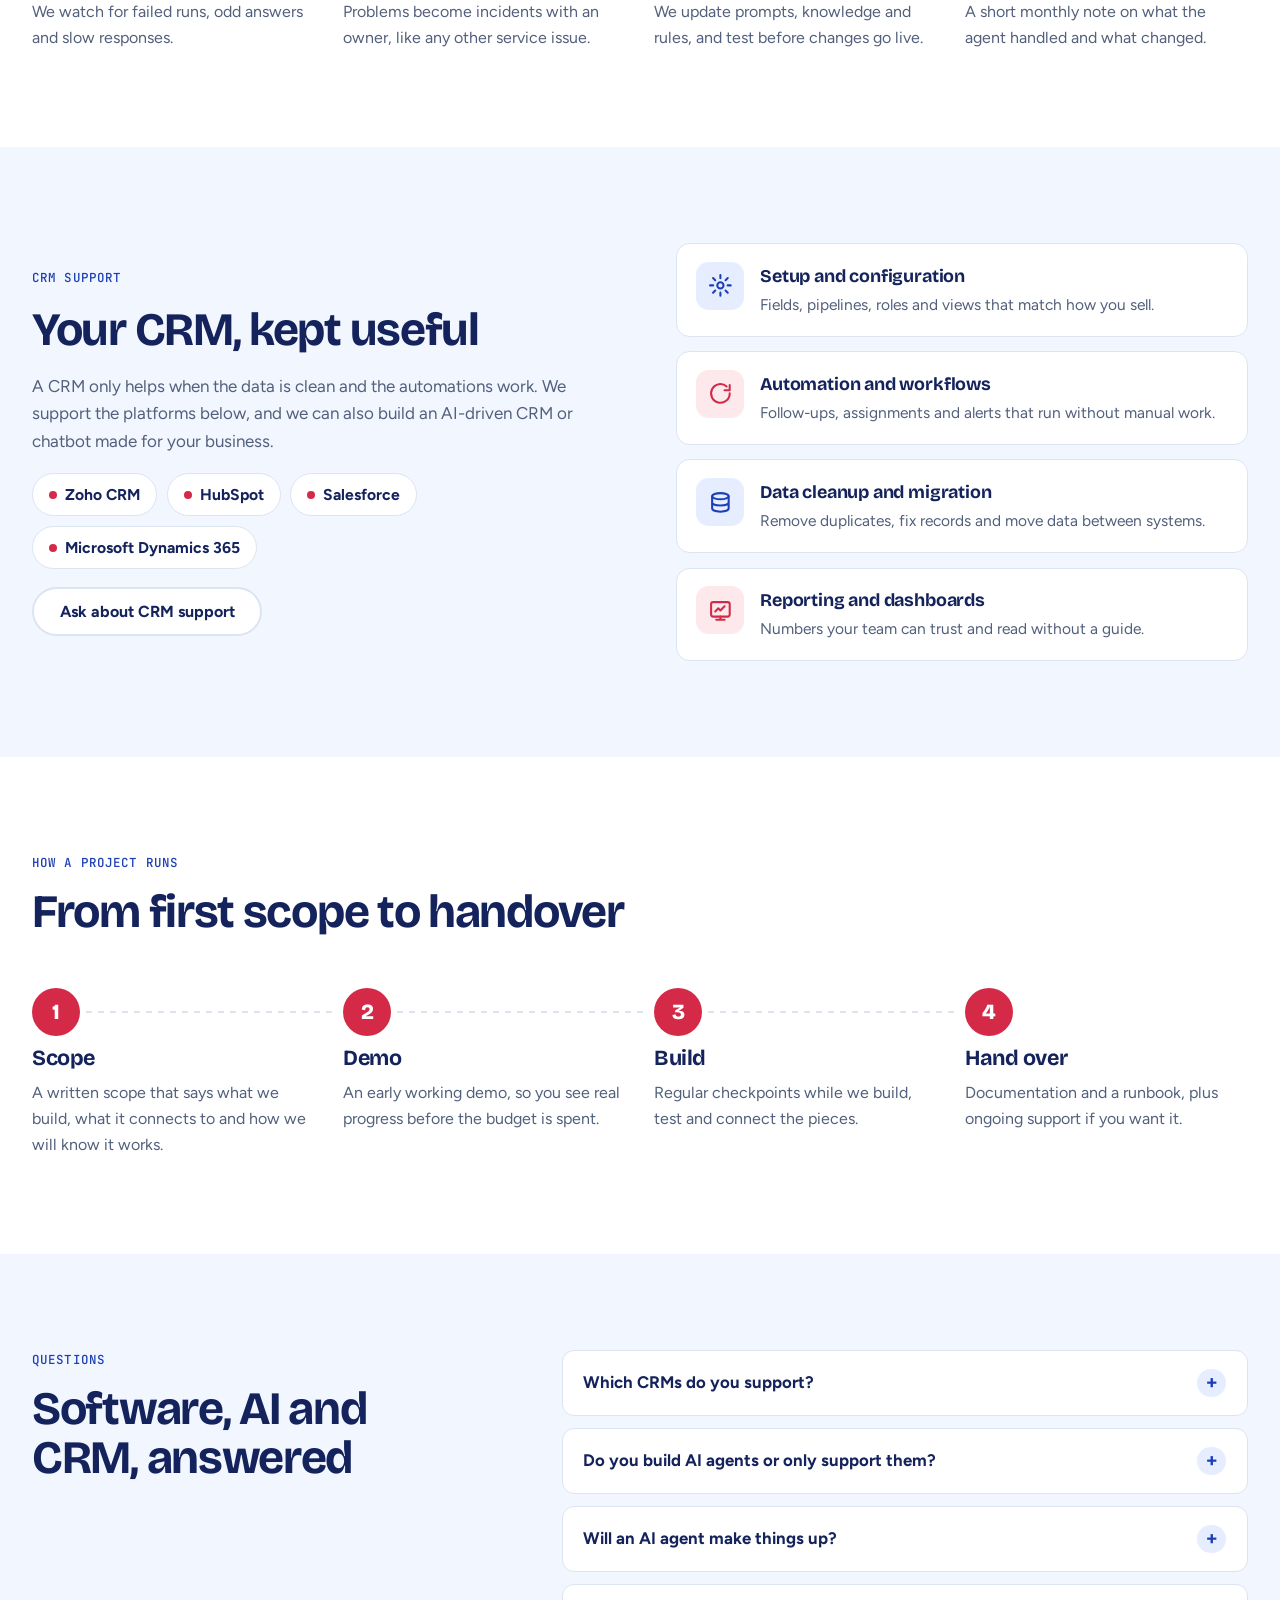
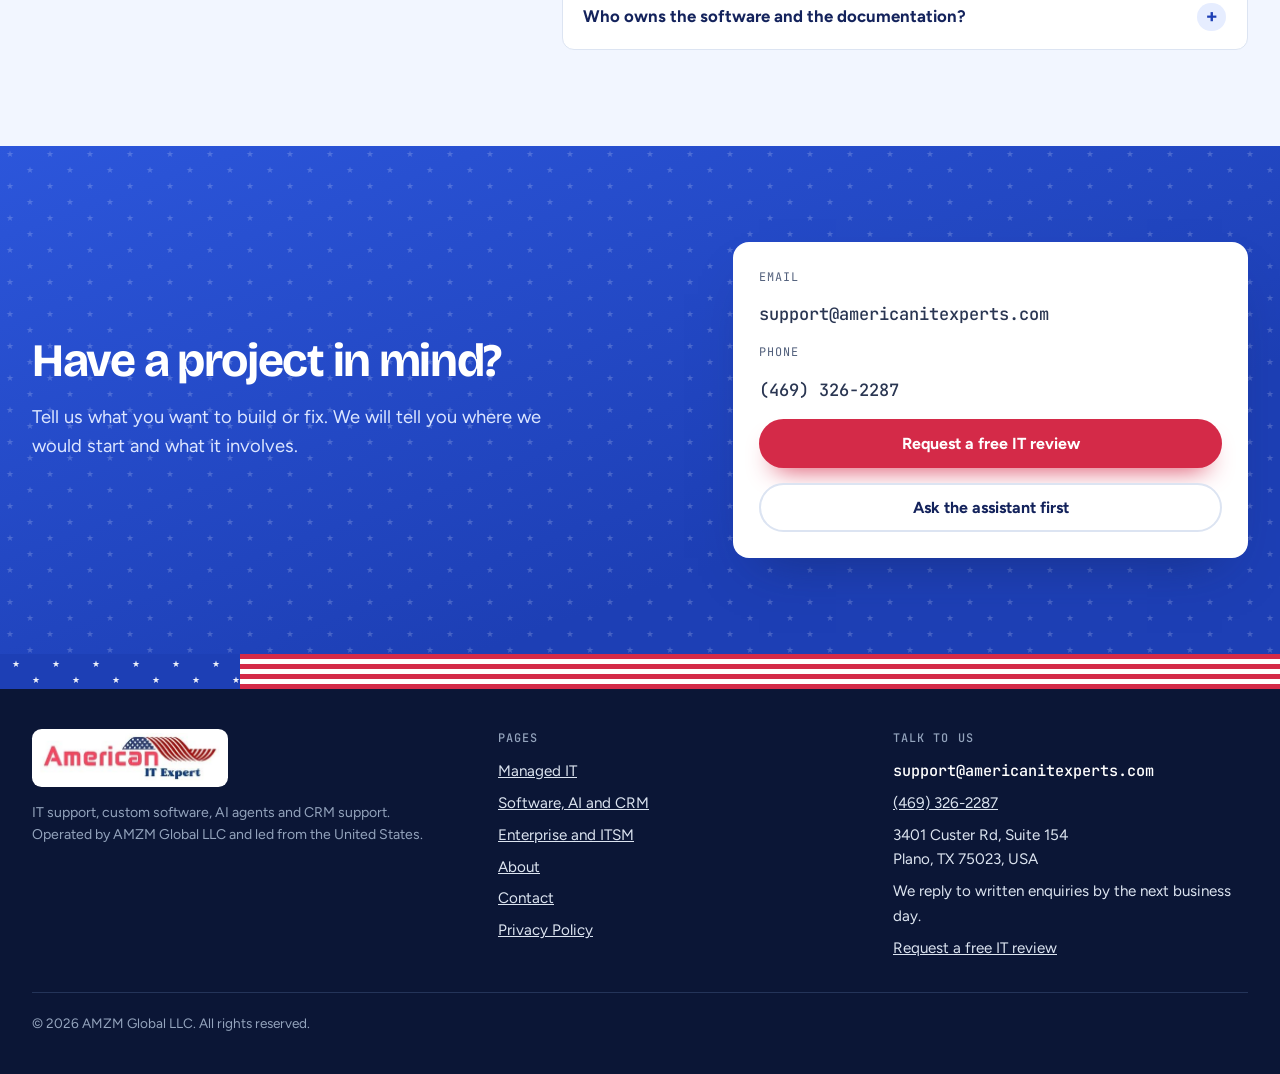
<file: software.html>
<!doctype html><html lang="en"><head><meta charset="utf-8"><meta name="viewport" content="width=device-width, initial-scale=1"><title>Custom Software, AI Agents and CRM Support | American IT Experts</title><meta name="description" content="Custom software, AI agents and chatbots, MCP automation, and support for Zoho CRM, HubSpot, Salesforce and Microsoft Dynamics 365."><link rel="canonical" href="https://americanitexperts.com/software.html"><meta name="robots" content="index,follow"><meta name="theme-color" content="#1D3FB5"><meta property="og:type" content="website"><meta property="og:site_name" content="American IT Experts"><meta property="og:title" content="Custom Software, AI Agents and CRM Support | American IT Experts"><meta property="og:description" content="Custom software, AI agents and chatbots, MCP automation, and support for Zoho CRM, HubSpot, Salesforce and Microsoft Dynamics 365."><meta property="og:url" content="https://americanitexperts.com/software.html"><meta property="og:image" content="https://americanitexperts.com/og-image.png"><meta property="og:image:width" content="1200"><meta property="og:image:height" content="630"><meta name="twitter:card" content="summary_large_image"><meta name="twitter:title" content="Custom Software, AI Agents and CRM Support | American IT Experts"><meta name="twitter:description" content="Custom software, AI agents and chatbots, MCP automation, and support for Zoho CRM, HubSpot, Salesforce and Microsoft Dynamics 365."><meta name="twitter:image" content="https://americanitexperts.com/og-image.png"><link rel="icon" href="favicon.svg" type="image/svg+xml"><script type="application/ld+json">{"@context": "https://schema.org", "@type": "Organization", "@id": "https://americanitexperts.com/#org", "name": "American IT Experts", "legalName": "AMZM Global LLC", "url": "https://americanitexperts.com/", "logo": "https://americanitexperts.com/logo.png", "email": "support@americanitexperts.com", "telephone": "+1-469-326-2287", "areaServed": "US", "address": {"@type": "PostalAddress", "streetAddress": "3401 Custer Rd, Suite 154", "addressLocality": "Plano", "addressRegion": "TX", "postalCode": "75023", "addressCountry": "US"}, "contactPoint": {"@type": "ContactPoint", "contactType": "customer support", "email": "support@americanitexperts.com", "telephone": "+1-469-326-2287", "areaServed": "US", "availableLanguage": "English"}, "description": "U.S.-led IT services and software company: managed IT, custom software, AI agents, CRM support and enterprise ITSM."}</script><script type="application/ld+json">{"@context": "https://schema.org", "@type": "Service", "name": "Custom software, AI agents and CRM support", "serviceType": "Software development and AI automation", "description": "Custom software, AI agents and chatbots, MCP integrations and CRM support for Zoho CRM, HubSpot, Salesforce and Microsoft Dynamics 365.", "areaServed": "US", "provider": {"@id": "https://americanitexperts.com/#org"}}</script><script type="application/ld+json">{"@context": "https://schema.org", "@type": "BreadcrumbList", "itemListElement": [{"@type": "ListItem", "position": 1, "name": "Home", "item": "https://americanitexperts.com/"}, {"@type": "ListItem", "position": 2, "name": "Software, AI and CRM", "item": "https://americanitexperts.com/software.html"}]}</script><script type="application/ld+json">{"@context": "https://schema.org", "@type": "FAQPage", "mainEntity": [{"@type": "Question", "name": "Which CRMs do you support?", "acceptedAnswer": {"@type": "Answer", "text": "Zoho CRM, HubSpot, Salesforce and Microsoft Dynamics 365. We help with setup, pipelines, automation, data cleanup, reporting and day-to-day support."}}, {"@type": "Question", "name": "Do you build AI agents or only support them?", "acceptedAnswer": {"@type": "Answer", "text": "Both. We build agents, chatbots and automations made for your business, and we support them after launch with monitoring, tuning and fixes."}}, {"@type": "Question", "name": "Will an AI agent make things up?", "acceptedAnswer": {"@type": "Answer", "text": "Any AI system can be wrong, so we design around that. Agents answer from your own content where possible, have limited access, and hand sensitive steps to a person to approve."}}, {"@type": "Question", "name": "Who owns the software and the documentation?", "acceptedAnswer": {"@type": "Answer", "text": "Ownership and handover terms are written into your agreement. We hand over documentation so you are never locked out of your own system."}}]}</script><link rel="preconnect" href="https://fonts.googleapis.com"><link rel="preconnect" href="https://fonts.gstatic.com" crossorigin><link rel="stylesheet" href="https://fonts.googleapis.com/css2?family=Bricolage+Grotesque:wght@600;700;800&family=Figtree:wght@400;500;600;700&family=JetBrains+Mono:wght@400;500&display=swap"><link rel="stylesheet" href="styles.css"><script>try{var t=localStorage.getItem('aitx-theme');if(t==='light'||t==='dark')document.documentElement.setAttribute('data-theme',t)}catch(e){}document.documentElement.classList.add('js')</script></head><body><a class="skip" href="#main">Skip to content</a><header class="site-header"><div class="wrap bar"><a class="logo-chip" href="index.html" aria-label="American IT Experts, home"><img src="logo.png" alt="American IT Experts" width="367" height="102"></a><nav class="nav" id="nav" aria-label="Main"><a href="managed-it.html">Managed IT</a><a href="software.html" aria-current="page">Software and AI</a><a href="enterprise-itsm.html">Enterprise ITSM</a><a href="about.html">About</a><a href="contact.html">Contact</a><a class="btn btn-primary nav-cta" href="contact.html">Get a free IT review</a></nav><div class="bar-end"><button class="theme-btn" type="button" id="theme" aria-label="Switch between light and dark mode"><svg viewBox="0 0 24 24" fill="none" stroke="currentColor" stroke-width="2" stroke-linecap="round" stroke-linejoin="round" aria-hidden="true"><circle cx="12" cy="12" r="9"/><path d="M12 3a9 9 0 0 1 0 18z" fill="currentColor"/></svg></button><a class="btn btn-primary btn-sm" href="contact.html"><span class="long">Get a free IT review</span><span class="short">Free review</span></a><button class="menu-btn" type="button" id="menu" aria-expanded="false" aria-controls="nav" aria-label="Open menu"><svg viewBox="0 0 24 24" fill="none" stroke="currentColor" stroke-width="2" stroke-linecap="round" stroke-linejoin="round" aria-hidden="true"><path d="M4 7h16M4 12h16M4 17h16"/></svg></button></div></div></header>
<main id="main">
  <section class="page-hero" aria-labelledby="h1"><canvas class="fx" aria-hidden="true"></canvas>
    <div class="wrap ph-grid">
      <div class="hero-copy rise">
        <p class="eyebrow">Software &middot; AI agents &middot; CRM support</p>
        <h1 id="h1"><span class="b">Software that ships.</span> <span class="a">Agents that work.</span> CRM your team uses.</h1>
        <p class="lead">We build custom software, AI agents and chatbots, and we keep your CRM running. Each project is made for your business, and each one is supported after launch.</p>
        <div class="actions"><a class="btn btn-primary" href="contact.html">Discuss a project</a><button class="btn btn-ghost" type="button" data-open-chat>Ask the assistant</button></div>
        <p class="micro">No obligation. We reply by the next business day.</p>
      </div>
      <figure class="panel" style="margin:0">
        <figcaption class="panel-head"><span>Example flow</span><span class="chip">Illustrative</span></figcaption>
        <svg class="flow" viewBox="0 0 420 392" role="img" aria-label="Example flow: a message reaches an AI agent, which updates a CRM record, creates a ticket and drafts an email. A person approves sensitive steps."><rect class="node" x="130" y="6" width="160" height="48" rx="10"/><text class="lbl" x="210" y="27" text-anchor="middle">Message in</text><text class="sub" x="210" y="44" text-anchor="middle">customer or staff</text><path class="wire" d="M210,54 L210,108"/><path class="wire" d="M170,192 C170,225 60,215 60,250"/><path class="wire" d="M210,192 L210,250"/><path class="wire" d="M250,192 C250,225 360,215 360,250"/><path class="wire" d="M60,306 L60,338"/><path class="wire" d="M210,306 L210,338"/><path class="wire" d="M360,306 L360,338"/><rect class="agent" x="95" y="108" width="230" height="84" rx="14"/><text class="lbl on-dark" x="210" y="146" text-anchor="middle">AI agent</text><text class="sub on-dark" x="210" y="167" text-anchor="middle">reads, decides, drafts</text><rect class="node" x="0" y="250" width="120" height="56" rx="10"/><text class="lbl" x="60" y="274" text-anchor="middle">CRM record</text><text class="sub" x="60" y="293" text-anchor="middle">update</text><rect class="node" x="150" y="250" width="120" height="56" rx="10"/><text class="lbl" x="210" y="274" text-anchor="middle">Ticket</text><text class="sub" x="210" y="293" text-anchor="middle">create</text><rect class="node" x="300" y="250" width="120" height="56" rx="10"/><text class="lbl" x="360" y="274" text-anchor="middle">Email draft</text><text class="sub" x="360" y="293" text-anchor="middle">draft</text><rect class="review" x="0" y="338" width="420" height="44" rx="10"/><text class="rv" x="210" y="365" text-anchor="middle">A person approves sensitive steps</text><circle class="pulse" r="4.5" cx="0" cy="0" opacity="0"><animateMotion dur="4.2s" repeatCount="indefinite" calcMode="linear" keyPoints="0;0;1;1" keyTimes="0;0.02;0.26;1" path="M210,54 L210,108"/><animate attributeName="opacity" dur="4.2s" repeatCount="indefinite" values="0;0;1;1;0;0" keyTimes="0;0.02;0.03;0.26;0.27;1"/></circle><circle class="pulse" r="4.5" cx="0" cy="0" opacity="0"><animateMotion dur="4.2s" repeatCount="indefinite" calcMode="linear" keyPoints="0;0;1;1" keyTimes="0;0.3;0.6;1" path="M170,192 C170,225 60,215 60,250"/><animate attributeName="opacity" dur="4.2s" repeatCount="indefinite" values="0;0;1;1;0;0" keyTimes="0;0.3;0.31;0.6;0.61;1"/></circle><circle class="pulse" r="4.5" cx="0" cy="0" opacity="0"><animateMotion dur="4.2s" repeatCount="indefinite" calcMode="linear" keyPoints="0;0;1;1" keyTimes="0;0.3;0.6;1" path="M210,192 L210,250"/><animate attributeName="opacity" dur="4.2s" repeatCount="indefinite" values="0;0;1;1;0;0" keyTimes="0;0.3;0.31;0.6;0.61;1"/></circle><circle class="pulse" r="4.5" cx="0" cy="0" opacity="0"><animateMotion dur="4.2s" repeatCount="indefinite" calcMode="linear" keyPoints="0;0;1;1" keyTimes="0;0.3;0.6;1" path="M250,192 C250,225 360,215 360,250"/><animate attributeName="opacity" dur="4.2s" repeatCount="indefinite" values="0;0;1;1;0;0" keyTimes="0;0.3;0.31;0.6;0.61;1"/></circle></svg>
        <p class="panel-foot">Illustration of how an agent can connect to your systems. Each build is designed around your own tools and rules.</p>
      </figure>
    </div>
  </section>
  <div class="flagstrip" aria-hidden="true"><div class="c"></div><div class="s"></div></div>

  <section class="section" id="build" aria-labelledby="build-title">
    <div class="wrap">
      <div class="section-head reveal"><p class="eyebrow">What we build</p><h2 id="build-title">Four things we do well, all supported after launch</h2>
        <p>Most software and AI problems show up after launch, on a bad Tuesday. Our builders work alongside people who handle incidents for a living, so what we make is easier to monitor, support and change.</p></div>
      <div class="services">
        <article class="service reveal"><span class="ico-box"><svg viewBox="0 0 24 24" fill="none" stroke="currentColor" stroke-width="2" stroke-linecap="round" stroke-linejoin="round" aria-hidden="true"><path d="M8 8l-5 4 5 4M16 8l5 4-5 4M14 5l-4 14"/></svg></span><h3>Custom software</h3><p>Internal tools, portals and integrations built to fit how your business actually runs.</p><ul class="ticks"><li>Internal tools and dashboards</li><li>Customer portals and websites</li><li>Integrations and APIs</li><li>Workflow automation and reporting</li></ul></article>
        <article class="service reveal"><span class="ico-box warm"><svg viewBox="0 0 24 24" fill="none" stroke="currentColor" stroke-width="2" stroke-linecap="round" stroke-linejoin="round" aria-hidden="true"><rect x="4" y="8" width="16" height="12" rx="3"/><path d="M12 4v4M9 13h.01M15 13h.01M9 17h6"/><circle cx="12" cy="3.5" r="1"/></svg></span><h3>AI agents and chatbots</h3><p>Assistants for your customers and staff, made for your business and connected to your own information.</p><ul class="ticks"><li>Customer and staff chatbots</li><li>Agents that draft, route and update records</li><li>Answers drawn from your own content</li><li>Handoff to a person when needed</li></ul></article>
        <article class="service reveal"><span class="ico-box"><svg viewBox="0 0 24 24" fill="none" stroke="currentColor" stroke-width="2" stroke-linecap="round" stroke-linejoin="round" aria-hidden="true"><path d="M9 3v5M15 3v5M6 8h12v3a6 6 0 0 1-12 0zM12 17v4"/></svg></span><h3>AI automation and MCP integrations</h3><p>Give agents controlled access to your tools, and remove repetitive work.</p><ul class="ticks"><li>MCP servers that expose only what an agent needs</li><li>Ticket, email and CRM workflows</li><li>Summaries and reports that write themselves</li><li>A log of what each agent did</li></ul></article>
        <article class="service reveal"><span class="ico-box warm"><svg viewBox="0 0 24 24" fill="none" stroke="currentColor" stroke-width="2" stroke-linecap="round" stroke-linejoin="round" aria-hidden="true"><circle cx="9" cy="8" r="3.2"/><path d="M3 20a6 6 0 0 1 12 0M16 5.2a3.2 3.2 0 0 1 0 6M21 20a6 6 0 0 0-4-5.6"/></svg></span><h3>CRM support</h3><p>Keep your CRM accurate, automated and useful to the people who rely on it.</p><ul class="ticks"><li>Setup, pipelines and automation</li><li>Data cleanup and migration</li><li>Reporting and dashboards</li><li>Day-to-day questions and fixes</li></ul></article>
      </div>
    </div>
  </section>

  <section class="section section-tint" id="trust" aria-labelledby="trust-title">
    <div class="wrap split">
      <div class="stack reveal">
        <p class="eyebrow">AI, done carefully</p>
        <h2 id="trust-title">How we build agents so you can trust them</h2>
        <p>An AI agent acts on your behalf, so it needs limits, an owner and a record. We apply the same discipline we use to run critical services.</p>
        <a class="btn btn-ghost" href="enterprise-itsm.html#audit">See AI governance reviews</a>
      </div>
      <ul class="principles reveal">
        <li><span class="tick"><svg viewBox="0 0 24 24" fill="none" stroke="currentColor" stroke-width="3" stroke-linecap="round" stroke-linejoin="round" aria-hidden="true"><path d="M5 12.5l4.5 4.5L19 7.5"/></svg></span><div><b>An owner for every agent</b><span>One named person is responsible for what each agent does and how it is changed.</span></div></li>
        <li><span class="tick"><svg viewBox="0 0 24 24" fill="none" stroke="currentColor" stroke-width="3" stroke-linecap="round" stroke-linejoin="round" aria-hidden="true"><path d="M5 12.5l4.5 4.5L19 7.5"/></svg></span><div><b>Limited access</b><span>An agent only reaches the systems and records it needs for its job.</span></div></li>
        <li><span class="tick"><svg viewBox="0 0 24 24" fill="none" stroke="currentColor" stroke-width="3" stroke-linecap="round" stroke-linejoin="round" aria-hidden="true"><path d="M5 12.5l4.5 4.5L19 7.5"/></svg></span><div><b>A person approves sensitive steps</b><span>Anything risky is drafted by the agent and approved by a human first.</span></div></li>
        <li><span class="tick"><svg viewBox="0 0 24 24" fill="none" stroke="currentColor" stroke-width="3" stroke-linecap="round" stroke-linejoin="round" aria-hidden="true"><path d="M5 12.5l4.5 4.5L19 7.5"/></svg></span><div><b>A written runbook and a log</b><span>You can see what the agent did, and what to do when it misbehaves.</span></div></li>
      </ul>
    </div>
  </section>

  <section class="section" id="support" aria-labelledby="support-title">
    <div class="wrap">
      <div class="section-head reveal"><p class="eyebrow">Managed AI agent support</p><h2 id="support-title">An agent is a production system. We run it like one.</h2>
        <p>After launch, we monitor the agent, handle problems as tracked incidents, and keep its prompts, knowledge and rules up to date.</p></div>
      <ol class="steps">
        <li class="step reveal"><h3>Monitor</h3><p>We watch for failed runs, odd answers and slow responses.</p></li>
        <li class="step reveal"><h3>Triage</h3><p>Problems become incidents with an owner, like any other service issue.</p></li>
        <li class="step reveal"><h3>Tune</h3><p>We update prompts, knowledge and rules, and test before changes go live.</p></li>
        <li class="step reveal"><h3>Review</h3><p>A short monthly note on what the agent handled and what changed.</p></li>
      </ol>
    </div>
  </section>

  <section class="section section-tint" id="crm" aria-labelledby="crm-title">
    <div class="wrap split">
      <div class="stack reveal">
        <p class="eyebrow">CRM support</p>
        <h2 id="crm-title">Your CRM, kept useful</h2>
        <p>A CRM only helps when the data is clean and the automations work. We support the platforms below, and we can also build an AI-driven CRM or chatbot made for your business.</p>
        <div class="chips"><span class="pill">Zoho CRM</span><span class="pill">HubSpot</span><span class="pill">Salesforce</span><span class="pill">Microsoft Dynamics 365</span></div>
        <a class="btn btn-ghost" href="contact.html">Ask about CRM support</a>
      </div>
      <ul class="build-list reveal">
        <li><span class="ico-box"><svg viewBox="0 0 24 24" fill="none" stroke="currentColor" stroke-width="2" stroke-linecap="round" stroke-linejoin="round" aria-hidden="true"><circle cx="12" cy="12" r="3"/><path d="M12 2v3M12 19v3M2 12h3M19 12h3M4.9 4.9l2.1 2.1M17 17l2.1 2.1M19.1 4.9L17 7M7 17l-2.1 2.1"/></svg></span><div><b>Setup and configuration</b><span>Fields, pipelines, roles and views that match how you sell.</span></div></li>
        <li><span class="ico-box warm"><svg viewBox="0 0 24 24" fill="none" stroke="currentColor" stroke-width="2" stroke-linecap="round" stroke-linejoin="round" aria-hidden="true"><path d="M21 12a9 9 0 1 1-3-6.7M21 4v5h-5"/></svg></span><div><b>Automation and workflows</b><span>Follow-ups, assignments and alerts that run without manual work.</span></div></li>
        <li><span class="ico-box"><svg viewBox="0 0 24 24" fill="none" stroke="currentColor" stroke-width="2" stroke-linecap="round" stroke-linejoin="round" aria-hidden="true"><ellipse cx="12" cy="6" rx="8" ry="3"/><path d="M4 6v6c0 1.7 3.6 3 8 3s8-1.3 8-3V6M4 12v6c0 1.7 3.6 3 8 3s8-1.3 8-3v-6"/></svg></span><div><b>Data cleanup and migration</b><span>Remove duplicates, fix records and move data between systems.</span></div></li>
        <li><span class="ico-box warm"><svg viewBox="0 0 24 24" fill="none" stroke="currentColor" stroke-width="2" stroke-linecap="round" stroke-linejoin="round" aria-hidden="true"><rect x="3" y="4" width="18" height="14" rx="2"/><path d="M8 21h8M12 18v3M7 13l3-3 2 2 4-4"/></svg></span><div><b>Reporting and dashboards</b><span>Numbers your team can trust and read without a guide.</span></div></li>
      </ul>
    </div>
  </section>

  <section class="section" aria-labelledby="delivery-title">
    <div class="wrap">
      <div class="section-head reveal"><p class="eyebrow">How a project runs</p><h2 id="delivery-title">From first scope to handover</h2></div>
      <ol class="steps">
        <li class="step reveal"><h3>Scope</h3><p>A written scope that says what we build, what it connects to and how we will know it works.</p></li>
        <li class="step reveal"><h3>Demo</h3><p>An early working demo, so you see real progress before the budget is spent.</p></li>
        <li class="step reveal"><h3>Build</h3><p>Regular checkpoints while we build, test and connect the pieces.</p></li>
        <li class="step reveal"><h3>Hand over</h3><p>Documentation and a runbook, plus ongoing support if you want it.</p></li>
      </ol>
    </div>
  </section>

  <section class="section section-tint" id="faq" aria-labelledby="faq-title">
    <div class="wrap faq-grid"><div class="section-head"><p class="eyebrow">Questions</p><h2 id="faq-title">Software, AI and CRM, answered</h2></div><div class="faq"><details><summary>Which CRMs do you support?</summary><p>Zoho CRM, HubSpot, Salesforce and Microsoft Dynamics 365. We help with setup, pipelines, automation, data cleanup, reporting and day-to-day support.</p></details><details><summary>Do you build AI agents or only support them?</summary><p>Both. We build agents, chatbots and automations made for your business, and we support them after launch with monitoring, tuning and fixes.</p></details><details><summary>Will an AI agent make things up?</summary><p>Any AI system can be wrong, so we design around that. Agents answer from your own content where possible, have limited access, and hand sensitive steps to a person to approve.</p></details><details><summary>Who owns the software and the documentation?</summary><p>Ownership and handover terms are written into your agreement. We hand over documentation so you are never locked out of your own system.</p></details></div></div>
  </section>
  <section class="section cta" aria-labelledby="cta-title"><div class="wrap cta-in"><div><h2 id="cta-title">Have a project in mind?</h2><p class="sub">Tell us what you want to build or fix. We will tell you where we would start and what it involves.</p></div><div class="cta-card"><p class="label">Email</p><span class="email" id="cta-email">support@americanitexperts.com</span><p class="label">Phone</p><a class="email" href="tel:+14693262287">(469) 326-2287</a><a class="btn btn-primary" href="contact.html">Request a free IT review</a><button class="btn btn-ghost" type="button" data-open-chat>Ask the assistant first</button></div></div></section>
</main><div class="flagstrip" aria-hidden="true"><div class="c"></div><div class="s"></div></div><footer><div class="wrap foot"><div><a class="logo-chip" href="index.html" aria-label="American IT Experts, home"><img src="logo.png" alt="American IT Experts" width="367" height="102"></a><small>IT support, custom software, AI agents and CRM support. Operated by AMZM Global LLC and led from the United States.</small></div><div><h4>Pages</h4><ul><li><a href="managed-it.html">Managed IT</a></li><li><a href="software.html">Software, AI and CRM</a></li><li><a href="enterprise-itsm.html">Enterprise and ITSM</a></li><li><a href="about.html">About</a></li><li><a href="contact.html">Contact</a></li><li><a href="privacy.html">Privacy Policy</a></li></ul></div><div><h4>Talk to us</h4><ul><li><span class="email">support@americanitexperts.com</span></li><li><a href="tel:+14693262287">(469) 326-2287</a></li><li><address>3401 Custer Rd, Suite 154<br>Plano, TX 75023, USA</address></li><li>We reply to written enquiries by the next business day.</li><li><a href="contact.html">Request a free IT review</a></li></ul></div><p class="legal">&copy; <span id="yr">2026</span> AMZM Global LLC. All rights reserved.</p></div></footer><script src="config.js"></script><script src="site.js" defer></script><script src="chat.js" defer></script></body></html>
</file>
<file: styles.css>
/* American IT Experts. Layout concept: a bright, flag-inspired operations desk. White page, royal blue and coral from the logo, a real flag strip as the divider, pointer-reactive star panel behind a replaying incident record, an always-dark AI band, and a floating assistant. */
:root {
  --bg: #FFFFFF; --tint: #F2F6FF; --surface: #FFFFFF; --navy: #14235C; --text: #2A3652; --muted: #52607C; --line: #DCE4F2;
  --brand: #1D3FB5; --block: #1D3FB5; --block-2: #2C56DB; --on-block: #FFFFFF; --on-block-muted: #DCE6FF;
  --cta: #D42A48; --cta-hover: #B91F3B; --on-cta: #FFFFFF; --coral-soft: #FDE8EC; --blue-soft: #E6EDFF;
  --ok: #0F7A56; --ok-soft: #DAF2E8; --wash-a: #D9E6FF; --wash-b: #FFE1E7;
  --stripe-red: #D42A48; --stripe-white: #FFFFFF; --grid-ink: #14235C;
  --shadow: 0 26px 50px -26px rgba(20, 35, 92, .5); --shadow-sm: 0 12px 26px -16px rgba(20, 35, 92, .4);
  --font-display: "Bricolage Grotesque", "Segoe UI", system-ui, -apple-system, Arial, sans-serif;
  --font-body: "Figtree", "Segoe UI", system-ui, -apple-system, Arial, sans-serif;
  --font-mono: "JetBrains Mono", ui-monospace, Menlo, Consolas, monospace;
  --star: url("data:image/svg+xml,%3Csvg%20xmlns%3D%27http%3A%2F%2Fwww.w3.org%2F2000%2Fsvg%27%20width%3D%2740%27%20height%3D%2732%27%20viewBox%3D%270%200%2040%2032%27%3E%3Cg%20fill%3D%27white%27%20fill-opacity%3D%27.92%27%3E%3Cpolygon%20points%3D%2710.00%2C4.40%2010.81%2C6.89%2013.42%2C6.89%2011.31%2C8.42%2012.12%2C10.91%2010.00%2C9.38%207.88%2C10.91%208.69%2C8.42%206.58%2C6.89%209.19%2C6.89%27%2F%3E%3Cpolygon%20points%3D%2730.00%2C20.40%2030.81%2C22.89%2033.42%2C22.89%2031.31%2C24.42%2032.12%2C26.91%2030.00%2C25.38%2027.88%2C26.91%2028.69%2C24.42%2026.58%2C22.89%2029.19%2C22.89%27%2F%3E%3C%2Fg%3E%3C%2Fsvg%3E");
  --check: url("data:image/svg+xml,%3Csvg xmlns='http://www.w3.org/2000/svg' viewBox='0 0 16 16'%3E%3Cpath d='M3 8.5l3.2 3L13 4.5' fill='none' stroke='black' stroke-width='2.2' stroke-linecap='round' stroke-linejoin='round'/%3E%3C/svg%3E");
}
@media (prefers-color-scheme: dark) {
  :root:not([data-theme="light"]) {
    --bg: #0A1226; --tint: #0E1932; --surface: #131F3E; --navy: #F3F6FF; --text: #D3DBEC; --muted: #9FB0CE; --line: #243459;
    --brand: #8FB0FF; --block: #16307F; --block-2: #2040A8;
    --cta: #FF6B81; --cta-hover: #FF8798; --on-cta: #2A0610; --coral-soft: #3A1624; --blue-soft: #15264F;
    --ok: #4CC38A; --ok-soft: #0F3326; --wash-a: #15306E; --wash-b: #3A1624;
    --stripe-red: #E5445B; --stripe-white: #E9EEFB; --grid-ink: #0B1636;
    --shadow: 0 26px 50px -26px rgba(0, 0, 0, .85); --shadow-sm: 0 12px 26px -16px rgba(0, 0, 0, .7);
    color-scheme: dark;
  }
}
:root[data-theme="dark"] {
  --bg: #0A1226; --tint: #0E1932; --surface: #131F3E; --navy: #F3F6FF; --text: #D3DBEC; --muted: #9FB0CE; --line: #243459;
  --brand: #8FB0FF; --block: #16307F; --block-2: #2040A8;
  --cta: #FF6B81; --cta-hover: #FF8798; --on-cta: #2A0610; --coral-soft: #3A1624; --blue-soft: #15264F;
  --ok: #4CC38A; --ok-soft: #0F3326; --wash-a: #15306E; --wash-b: #3A1624;
  --stripe-red: #E5445B; --stripe-white: #E9EEFB; --grid-ink: #0B1636;
  --shadow: 0 26px 50px -26px rgba(0, 0, 0, .85); --shadow-sm: 0 12px 26px -16px rgba(0, 0, 0, .7);
  color-scheme: dark;
}
*, *::before, *::after { box-sizing: border-box; }
html { -webkit-text-size-adjust: 100%; scroll-behavior: smooth; scroll-padding-top: 5.5rem; }
[hidden] { display: none !important; }
body { margin: 0; background: var(--bg); color: var(--text); font-family: var(--font-body); font-size: 1.0625rem; line-height: 1.62; }
body::before { content: ""; position: fixed; inset: 0 0 auto; height: env(safe-area-inset-top, 0px); z-index: 60; background: var(--bg); }
img, svg { max-width: 100%; }
a { color: var(--brand); }
p { margin: 0; }
h1, h2, h3 { font-family: var(--font-display); color: var(--navy); margin: 0; text-wrap: balance; line-height: 1.06; letter-spacing: -0.028em; }
h1 { font-size: clamp(2.35rem, 1rem + 5.2vw, 4.6rem); font-weight: 800; }
h2 { font-size: clamp(1.9rem, 1.1rem + 2.8vw, 2.9rem); font-weight: 700; }
h3 { font-size: 1.35rem; font-weight: 700; line-height: 1.15; letter-spacing: -0.02em; }
ul, ol { margin: 0; padding: 0; list-style: none; }
:focus-visible { outline: 3px solid var(--brand); outline-offset: 3px; border-radius: 4px; }
.wrap { width: 100%; max-width: 78rem; margin-inline: auto; padding-left: max(16px, env(safe-area-inset-left, 0px)); padding-right: max(16px, env(safe-area-inset-right, 0px)); }
.skip { position: absolute; left: 16px; top: -4rem; background: var(--navy); color: var(--bg); padding: .6rem 1rem; z-index: 80; border-radius: 6px; }
.skip:focus { top: 8px; }
.eyebrow { font-family: var(--font-mono); font-size: .78rem; letter-spacing: .09em; text-transform: uppercase; color: var(--brand); font-weight: 500; }
.lead { font-size: 1.22rem; color: var(--muted); max-width: 37rem; }
.btn { display: inline-flex; align-items: center; justify-content: center; gap: .5rem; min-height: 3.1rem; padding: .7rem 1.6rem; border-radius: 999px; border: 2px solid transparent; font: 700 1rem/1.2 var(--font-body); text-decoration: none; cursor: pointer; transition: background-color .15s, border-color .15s, transform .15s; }
.btn-primary { background: var(--cta); color: var(--on-cta); box-shadow: 0 14px 26px -14px var(--cta); }
.btn-primary:hover { background: var(--cta-hover); transform: translateY(-2px); }
.btn-ghost { border-color: var(--line); color: var(--navy); background: var(--surface); }
.btn-ghost:hover { border-color: var(--brand); color: var(--brand); }
.btn-sm { min-height: 2.5rem; padding: .45rem 1.1rem; font-size: .95rem; }
.btn-light { background: #FFFFFF; color: #14235C; }
.btn-light:hover { background: #E6EDFF; transform: translateY(-2px); }
.btn-outline-light { border-color: rgba(255,255,255,.55); color: #FFFFFF; background: transparent; }
.btn-outline-light:hover { background: rgba(255,255,255,.14); border-color: #FFFFFF; }

/* header */
.site-header { position: sticky; top: env(safe-area-inset-top, 0px); z-index: 50; background: var(--bg); border-bottom: 1px solid var(--line); }
.bar { display: flex; align-items: center; justify-content: space-between; gap: .5rem 1.25rem; padding-block: .55rem; position: relative; }
.logo-chip { display: inline-flex; background: #FFFFFF; border-radius: .6rem; padding: .25rem .5rem; flex: none; }
.logo-chip img { display: block; height: 50px; width: auto; }
.nav { display: flex; gap: .15rem 1.6rem; font-size: .98rem; font-weight: 600; }
.nav a { text-decoration: none; color: var(--text); padding-block: .4rem; border-bottom: 2px solid transparent; }
.nav a:hover { color: var(--brand); }
.nav a[aria-current="page"] { color: var(--brand); border-bottom-color: var(--cta); }
.bar-end { display: flex; align-items: center; gap: .6rem; }
.theme-btn, .menu-btn { display: inline-grid; place-items: center; width: 2.5rem; height: 2.5rem; border-radius: 50%; border: 2px solid var(--line); background: var(--surface); color: var(--navy); cursor: pointer; padding: 0; }
.theme-btn svg, .menu-btn svg { width: 1.2rem; height: 1.2rem; }
.menu-btn { display: none; }
.nav a.nav-cta { display: none; }
.short { display: none; }

/* hero (home) */
.hero { position: relative; padding-block: clamp(2.5rem, 6vw, 5rem) clamp(2.5rem, 5vw, 4rem); background: radial-gradient(58% 70% at 88% 6%, var(--wash-a), transparent 72%), radial-gradient(42% 52% at 2% 100%, var(--wash-b), transparent 70%), var(--bg); overflow: hidden; }
.hero > .wrap, .page-hero > .wrap { position: relative; z-index: 1; }
.hero-media { position: absolute; inset: 0; z-index: 0; opacity: 0; transition: opacity 1.4s ease; pointer-events: none; }
.hero-media.on { opacity: 1; }
.hero-media video, .hero-media img { width: 100%; height: 100%; object-fit: cover; display: block; }
.hero-media::after { content: ""; position: absolute; inset: 0; background: linear-gradient(90deg, var(--bg) 6%, color-mix(in srgb, var(--bg) 62%, transparent) 55%, color-mix(in srgb, var(--bg) 28%, transparent)); }
.hero-grid { display: grid; grid-template-columns: minmax(0, 1.12fr) minmax(0, .88fr); gap: 3rem 3.5rem; align-items: center; }
.hero-copy { display: grid; gap: 1.4rem; justify-items: start; min-width: 0; }
.hero h1 .a { background: linear-gradient(transparent 64%, var(--coral-soft) 64% 92%, transparent 92%); color: var(--cta); }
.hero h1 .b { color: var(--brand); }
.actions { display: flex; flex-wrap: wrap; gap: .8rem; padding-top: .3rem; }
.micro { font-size: .94rem; color: var(--muted); }
.rise > * { animation: rise .8s cubic-bezier(.2, .7, .2, 1) both; }
.rise > *:nth-child(2) { animation-delay: .08s; }
.rise > *:nth-child(3) { animation-delay: .16s; }
.rise > *:nth-child(4) { animation-delay: .24s; }
.rise > *:nth-child(5) { animation-delay: .32s; }
@keyframes rise { from { opacity: 0; transform: translateY(16px); } to { opacity: 1; transform: none; } }

.hero-visual { position: relative; padding: 2.2rem 0; min-width: 0; --px: 0; --py: 0; }
.canton { position: absolute; top: 0; right: 0; width: 82%; height: 72%; border-radius: .8rem; background-color: var(--block); background-image: var(--star); background-size: 40px 32px; transform: translate(calc(var(--px) * 14px), calc(var(--py) * 10px)); transition: transform .25s ease-out; }
.stripes { position: absolute; bottom: 0; left: 0; width: 58%; height: 44%; border-radius: .8rem; background: repeating-linear-gradient(to bottom, var(--stripe-red) 0 10px, var(--stripe-white) 10px 20px); box-shadow: inset 0 0 0 1px var(--line); transform: translate(calc(var(--px) * -16px), calc(var(--py) * -12px)); transition: transform .25s ease-out; }
.ticket { position: relative; z-index: 1; margin: 0 1.6rem; background: var(--surface); border: 1px solid var(--line); border-radius: .8rem; box-shadow: var(--shadow); padding: 1.3rem 1.4rem 1.15rem; min-width: 0; }
.ticket-head { display: flex; align-items: center; justify-content: space-between; gap: .75rem; font-family: var(--font-mono); font-size: .72rem; letter-spacing: .07em; text-transform: uppercase; color: var(--muted); padding-bottom: .85rem; border-bottom: 1px solid var(--line); }
.chip { display: inline-flex; align-items: center; gap: .4rem; padding: .2rem .6rem; border-radius: 999px; background: var(--ok-soft); color: var(--ok); font-weight: 500; }
.chip::before { content: ""; width: .5rem; height: .5rem; border-radius: 50%; background: var(--ok); animation: pulse 2.4s ease-in-out infinite; }
@keyframes pulse { 0%, 100% { opacity: 1; } 50% { opacity: .35; } }
.ticket-id { display: flex; flex-wrap: wrap; gap: .3rem 1rem; padding-top: .95rem; font-family: var(--font-mono); font-size: .84rem; color: var(--brand); font-weight: 500; }
.ticket-title { font-family: var(--font-display); color: var(--navy); font-weight: 700; font-size: 1.28rem; line-height: 1.25; padding-block: .3rem .8rem; }
.timeline li, .recs li { display: grid; grid-template-columns: 5rem minmax(0, 1fr); gap: .75rem; padding: .7rem .6rem; margin-inline: -.6rem; border-top: 1px dashed var(--line); font-size: .95rem; line-height: 1.45; border-radius: .4rem; transition: background-color .4s; }
.timeline li.on, .recs li.on { background: var(--blue-soft); }
.timeline time, .recs b { font-family: var(--font-mono); font-size: .78rem; color: var(--muted); padding-top: .15rem; font-weight: 500; text-transform: uppercase; letter-spacing: .04em; }
.timeline li:last-child time { color: var(--ok); font-weight: 500; }
.ticket-foot { border-top: 1px solid var(--line); padding-top: .8rem; font-size: .84rem; color: var(--muted); }

/* inner page hero */
.page-hero { position: relative; padding-block: clamp(2.5rem, 5.5vw, 4.5rem) clamp(2.5rem, 5vw, 3.8rem); background: radial-gradient(52% 80% at 92% 0%, var(--wash-a), transparent 72%), radial-gradient(40% 60% at 0% 100%, var(--wash-b), transparent 70%), var(--bg); overflow: hidden; }
.ph-grid { display: grid; grid-template-columns: minmax(0, 1.05fr) minmax(0, .95fr); gap: 2.5rem 3.5rem; align-items: center; }
.ph-grid.solo { grid-template-columns: minmax(0, 46rem); }
.ph-grid > * { min-width: 0; }
.page-hero h1 { font-size: clamp(2.2rem, 1rem + 4.4vw, 3.9rem); }
.page-hero h1 .a { color: var(--cta); }
.page-hero h1 .b { color: var(--brand); }
.panel { position: relative; background: var(--surface); border: 1px solid var(--line); border-radius: .9rem; box-shadow: var(--shadow); padding: 1.3rem 1.4rem 1.2rem; }
.panel-head { display: flex; align-items: center; justify-content: space-between; gap: .75rem; font-family: var(--font-mono); font-size: .72rem; letter-spacing: .07em; text-transform: uppercase; color: var(--muted); padding-bottom: .85rem; border-bottom: 1px solid var(--line); }
.panel-foot { border-top: 1px solid var(--line); padding-top: .8rem; margin-top: .4rem; font-size: .84rem; color: var(--muted); }
.board li { display: grid; grid-template-columns: minmax(0, 1fr) auto; gap: .75rem; align-items: center; padding: .72rem .6rem; margin-inline: -.6rem; border-top: 1px dashed var(--line); border-radius: .4rem; transition: background-color .4s; }
.board li.on { background: var(--blue-soft); }
.board b { display: block; font-family: var(--font-display); color: var(--navy); font-size: 1.05rem; }
.board span.d { display: block; color: var(--muted); font-size: .9rem; line-height: 1.35; }
.board .st { font-family: var(--font-mono); font-size: .72rem; letter-spacing: .05em; text-transform: uppercase; padding: .22rem .6rem; border-radius: 999px; background: var(--tint); color: var(--muted); white-space: nowrap; }
.board li.on .st { background: var(--ok-soft); color: var(--ok); }
.board .st::before { content: "Queued"; }
.board li.on .st::before { content: "Checked"; }
.recs li { grid-template-columns: 6.2rem minmax(0, 1fr); }
.recs li:first-child { border-top: 0; }
.flagmark { position: relative; min-height: 18rem; }
.flagmark .canton { width: 78%; height: 62%; }
.flagmark .stripes { width: 62%; height: 52%; }

.flagstrip { display: flex; height: 35px; }
.flagstrip .c { flex: 0 0 min(36%, 15rem); background-color: var(--block); background-image: var(--star); background-size: 40px 32px; background-position: 6px 2px; }
.flagstrip .s { flex: 1; background: repeating-linear-gradient(to bottom, var(--stripe-red) 0 5px, var(--stripe-white) 5px 10px); }

/* sections */
.section { padding-block: clamp(3.5rem, 7.5vw, 6rem); }
.section-tint { background: var(--tint); }
.section-head { display: grid; gap: .9rem; margin-bottom: clamp(2.2rem, 4.5vw, 3.2rem); max-width: 46rem; }
.section-head p:not(.eyebrow) { color: var(--muted); font-size: 1.12rem; }
.section-head.center { margin-inline: auto; text-align: center; justify-items: center; }
.cta-row { margin-top: 2.5rem; display: flex; flex-wrap: wrap; align-items: center; gap: 1rem 1.5rem; }
.cta-row p { color: var(--muted); }
.note { margin-top: 1.6rem; color: var(--muted); max-width: 46rem; }
.fine { margin-top: 2rem; color: var(--muted); font-size: .9rem; max-width: 52rem; }
@supports (animation-timeline: view()) {
  @media (prefers-reduced-motion: no-preference) {
    .reveal { animation: reveal linear both; animation-timeline: view(); animation-range: entry 0% entry 38%; }
    @keyframes reveal { from { opacity: .8; transform: translateY(22px); } to { opacity: 1; transform: none; } }
  }
}

/* three paths (home) */
.paths { display: grid; grid-template-columns: repeat(auto-fit, minmax(min(100%, 20rem), 1fr)); gap: 1.6rem; }
.path { background: var(--surface); border: 1px solid var(--line); border-radius: 1rem; overflow: hidden; display: grid; grid-template-rows: auto 1fr; transition: transform .25s, box-shadow .25s; min-width: 0; }
.path:hover { transform: translateY(-6px); box-shadow: var(--shadow); }
.path-top { position: relative; min-height: 9.5rem; display: flex; align-items: flex-end; justify-content: space-between; gap: 1rem; padding: 1.1rem 1.3rem; }
.path-top.t-stars { background-color: var(--block); background-image: var(--star); background-size: 40px 32px; }
.path-top.t-stripes { background: repeating-linear-gradient(to bottom, var(--stripe-red) 0 9px, var(--stripe-white) 9px 18px); box-shadow: inset 0 -1px 0 var(--line); }
.path-top.t-grid { background-color: var(--grid-ink); background-image: linear-gradient(rgba(255,255,255,.14) 1px, transparent 1px), linear-gradient(90deg, rgba(255,255,255,.14) 1px, transparent 1px); background-size: 26px 26px; }
.path-badge { background: #FFFFFF; color: #14235C; font-family: var(--font-mono); font-size: .72rem; letter-spacing: .06em; text-transform: uppercase; font-weight: 500; padding: .4rem .75rem; border-radius: 999px; line-height: 1.25; max-width: 70%; }
.path-ico { display: grid; place-items: center; flex: none; width: 3.2rem; height: 3.2rem; border-radius: 50%; background: #FFFFFF; color: #1D3FB5; box-shadow: 0 8px 18px -8px rgba(0,0,0,.4); }
.path-ico svg { width: 1.6rem; height: 1.6rem; }
.path-body { padding: 1.5rem 1.5rem 1.7rem; display: grid; gap: .8rem; align-content: start; }
.path-body p { color: var(--muted); }
.ticks { display: grid; gap: .4rem; font-size: .97rem; }
.ticks li { padding-left: 1.4rem; position: relative; }
.ticks li::before { content: ""; position: absolute; left: 0; top: .42em; width: .85rem; height: .85rem; background: var(--brand); -webkit-mask: var(--check) center / contain no-repeat; mask: var(--check) center / contain no-repeat; }
.path-link { margin-top: .4rem; justify-self: start; font-weight: 700; text-decoration: none; color: var(--brand); display: inline-flex; gap: .4rem; align-items: center; }
.path-link span { transition: transform .2s; }
.path:hover .path-link span, .path-link:hover span { transform: translateX(5px); }

/* services, cards */
.services { display: grid; grid-template-columns: repeat(auto-fit, minmax(min(100%, 19.5rem), 1fr)); gap: 1.4rem; }
.service { background: var(--surface); border: 1px solid var(--line); border-radius: .85rem; padding: 1.6rem 1.5rem 1.7rem; display: grid; gap: .75rem; align-content: start; min-width: 0; transition: transform .2s, box-shadow .2s, border-color .2s; }
.service:hover { transform: translateY(-3px); box-shadow: var(--shadow-sm); border-color: var(--brand); }
.service p { color: var(--muted); font-size: 1rem; }
.service .ticks { padding-top: .25rem; font-size: .96rem; }
.ico-box { display: grid; place-items: center; width: 3rem; height: 3rem; border-radius: .8rem; background: var(--blue-soft); color: var(--brand); }
.ico-box.warm { background: var(--coral-soft); color: var(--cta); }
.ico-box svg { width: 1.55rem; height: 1.55rem; }

.split { display: grid; grid-template-columns: minmax(0, 1fr) minmax(0, 1fr); gap: 2.5rem 4.5rem; align-items: center; }
.split > * { min-width: 0; }
.stack { display: grid; gap: 1.1rem; justify-items: start; }
.stack p:not(.eyebrow) { color: var(--muted); }
.build-list { display: grid; gap: .9rem; }
.build-list li { background: var(--surface); border: 1px solid var(--line); border-radius: .85rem; padding: 1.1rem 1.2rem; display: grid; grid-template-columns: auto minmax(0, 1fr); gap: 1rem; align-items: start; }
.build-list b, .principles b { display: block; font-family: var(--font-display); color: var(--navy); font-size: 1.12rem; font-weight: 700; letter-spacing: -0.01em; }
.build-list div > span, .principles div > span { color: var(--muted); font-size: .97rem; }

.steps { display: grid; grid-template-columns: repeat(4, minmax(0, 1fr)); gap: 2rem 1.75rem; counter-reset: step; }
.step { position: relative; display: grid; gap: .6rem; align-content: start; min-width: 0; counter-increment: step; }
.step::before { content: counter(step); display: grid; place-items: center; width: 3rem; height: 3rem; border-radius: 50%; background: var(--cta); color: var(--on-cta); font-family: var(--font-display); font-weight: 800; font-size: 1.35rem; position: relative; z-index: 1; }
.step::after { content: ""; position: absolute; top: 1.45rem; left: 3.4rem; right: -1.2rem; height: 2px; background: repeating-linear-gradient(90deg, var(--line) 0 6px, transparent 6px 12px); }
.step:last-child::after { display: none; }
.step p { color: var(--muted); font-size: 1rem; }

.models { display: grid; grid-template-columns: repeat(auto-fit, minmax(min(100%, 19rem), 1fr)); gap: 1.4rem; align-items: stretch; }
.model { background: var(--surface); border: 1px solid var(--line); border-radius: .85rem; padding: 1.8rem 1.6rem 1.9rem; display: grid; gap: .9rem; align-content: start; min-width: 0; }
.model p { color: var(--muted); }
.model-main { background: linear-gradient(160deg, var(--block-2), var(--block)); border-color: transparent; box-shadow: var(--shadow); }
.model-main h3, .model-main p, .model-main li { color: var(--on-block); }
.model-main p { color: var(--on-block-muted); }
.model-main .ticks li::before { background: #FFFFFF; }
.tag { justify-self: start; font-family: var(--font-mono); font-size: .72rem; letter-spacing: .08em; text-transform: uppercase; padding: .25rem .65rem; border-radius: 999px; background: #FFFFFF; color: #14235C; font-weight: 500; }

.principles { display: grid; gap: 1rem; }
.principles li { display: grid; grid-template-columns: auto minmax(0, 1fr); gap: 1rem; align-items: start; padding: 1.1rem 1.2rem; background: var(--tint); border-radius: .85rem; }
.section-tint .principles li { background: var(--surface); border: 1px solid var(--line); }
.tick { display: grid; place-items: center; width: 2.2rem; height: 2.2rem; border-radius: 50%; background: var(--brand); color: var(--bg); }
.tick svg { width: 1.1rem; height: 1.1rem; }
.ops { display: grid; grid-template-columns: repeat(auto-fit, minmax(min(100%, 16rem), 1fr)); gap: 1.2rem; }
.op { background: var(--surface); border: 1px solid var(--line); border-radius: .9rem; padding: 1.4rem 1.3rem; display: grid; gap: .5rem; align-content: start; }
.op b { font-family: var(--font-display); color: var(--navy); font-size: 1.15rem; font-weight: 700; letter-spacing: -0.01em; }
.op > span:not(.tick) { color: var(--muted); font-size: .98rem; }

.chips { display: flex; flex-wrap: wrap; gap: .6rem; }
.pill { display: inline-flex; align-items: center; gap: .5rem; padding: .5rem 1rem; border-radius: 999px; border: 1.5px solid var(--line); background: var(--surface); color: var(--navy); font-weight: 700; font-size: .98rem; }
.pill::before { content: ""; width: .5rem; height: .5rem; border-radius: 50%; background: var(--cta); }
.pill.plain::before { display: none; }

/* AI band: always dark, with local tokens so shared components read correctly */
.ai { --navy: #FFFFFF; --text: #DCE6FF; --muted: #C0CFF0; --line: #3552B5; --surface: #1A2E78; --brand: #A9C1FF; --tint: #12236B; --blue-soft: #243C95; --bg: #0F1D56; --ok: #5ED39B; --ok-soft: #0E3A2C;
  position: relative; background-color: #0B1636; background-image: radial-gradient(60% 80% at 85% 20%, rgba(44, 86, 219, .55), transparent 70%), radial-gradient(45% 60% at 5% 100%, rgba(232, 72, 96, .25), transparent 70%), linear-gradient(rgba(255,255,255,.05) 1px, transparent 1px), linear-gradient(90deg, rgba(255,255,255,.05) 1px, transparent 1px); background-size: auto, auto, 32px 32px, 32px 32px; color: var(--text); overflow: hidden; }
.ai h2, .ai h3 { color: #FFFFFF; }
.ai .eyebrow { color: #FF9BAA; }
.ai .section-head p:not(.eyebrow), .ai .stack p:not(.eyebrow) { color: #C0CFF0; }
.ai .ticks li { color: #E6EDFF; }
.ai .ticks li::before { background: #FF9BAA; }
.ai-grid { display: grid; grid-template-columns: minmax(0, 1fr) minmax(0, .9fr); gap: 2.5rem 4rem; align-items: center; }
.ai-grid > * { min-width: 0; }
.ai .panel { background: rgba(255,255,255,.06); border-color: rgba(255,255,255,.22); box-shadow: none; backdrop-filter: blur(6px); }
.ai .panel-head, .ai .panel-foot { color: #C0CFF0; border-color: rgba(255,255,255,.2); }

/* agent flow diagram */
.flow { width: 100%; height: auto; display: block; }
.flow text { font-family: var(--font-body); }
.flow .node { fill: var(--surface); stroke: var(--line); stroke-width: 1.5; }
.flow .agent { fill: var(--block); stroke: none; }
.flow .review { fill: var(--coral-soft); stroke: var(--cta); stroke-width: 1.5; stroke-dasharray: 5 4; }
.flow .lbl { fill: var(--navy); font-weight: 700; font-size: 15px; }
.flow .sub { fill: var(--muted); font-size: 12px; }
.flow .on-dark { fill: #FFFFFF; }
.flow .on-dark.sub { fill: #DCE6FF; }
.flow .rv { fill: var(--cta); font-weight: 700; font-size: 13px; }
.ai .flow .review { fill: rgba(255, 107, 129, .18); stroke: #FF9BAA; }
.ai .flow .rv { fill: #FFC2CC; }
.flow .agent { fill: #2C56DB; }
.flow .wire { stroke: var(--brand); stroke-width: 2; fill: none; stroke-dasharray: 6 6; animation: dash 1.4s linear infinite; }
.flow .pulse { fill: var(--cta); }
.ai .flow .pulse { fill: #FF9BAA; }
@keyframes dash { to { stroke-dashoffset: -24; } }

/* lifecycle tabs */
.lifecycle { background: var(--surface); border: 1px solid var(--line); border-radius: 1rem; overflow: hidden; box-shadow: var(--shadow-sm); }
.tablist { display: grid; grid-template-columns: repeat(4, minmax(0, 1fr)); background: var(--tint); border-bottom: 1px solid var(--line); }
.tablist button { position: relative; display: grid; gap: .1rem; justify-items: start; text-align: left; padding: 1rem 1.2rem; border: 0; background: transparent; color: var(--muted); font: inherit; cursor: pointer; border-bottom: 3px solid transparent; }
.tablist button b { font-family: var(--font-display); font-size: 1.2rem; color: var(--navy); }
.tablist button span { font-family: var(--font-mono); font-size: .72rem; letter-spacing: .06em; text-transform: uppercase; }
.tablist button[aria-selected="true"] { background: var(--surface); border-bottom-color: var(--cta); }
.tablist button[aria-selected="true"] span { color: var(--cta); }
.tablist button:hover b { color: var(--brand); }
.tabpanel { display: grid; grid-template-columns: minmax(0, 1.1fr) minmax(0, .9fr); gap: 1.5rem 3rem; padding: clamp(1.4rem, 3vw, 2.2rem); animation: fade .35s ease both; }
.tabpanel > * { min-width: 0; }
.tabpanel h3 { margin-bottom: .6rem; }
.tabpanel p { color: var(--muted); }
.tabpanel .out { background: var(--tint); border-radius: .8rem; padding: 1.1rem 1.2rem; display: grid; gap: .4rem; align-content: start; }
.tabpanel .out b { font-family: var(--font-mono); font-size: .74rem; letter-spacing: .08em; text-transform: uppercase; color: var(--brand); font-weight: 500; }
@keyframes fade { from { opacity: 0; transform: translateY(8px); } to { opacity: 1; transform: none; } }

/* FAQ */
.faq-grid { display: grid; grid-template-columns: minmax(0, .8fr) minmax(0, 1.2fr); gap: 2.5rem 4.5rem; align-items: start; }
.faq-grid > * { min-width: 0; }
.faq-grid .section-head { margin-bottom: 0; }
.faq { display: grid; gap: .75rem; }
.faq details { background: var(--surface); border: 1px solid var(--line); border-radius: .75rem; }
.faq summary { cursor: pointer; list-style: none; display: flex; justify-content: space-between; align-items: center; gap: 1rem; padding: 1.1rem 1.3rem; font-weight: 700; font-size: 1.05rem; color: var(--navy); }
.faq summary::-webkit-details-marker { display: none; }
.faq summary::after { content: "+"; flex: none; display: grid; place-items: center; width: 1.8rem; height: 1.8rem; border-radius: 50%; background: var(--blue-soft); color: var(--brand); font-family: var(--font-mono); font-size: 1.2rem; line-height: 1; }
.faq details[open] summary::after { content: "\2212"; background: var(--brand); color: var(--bg); }
.faq details p { color: var(--muted); padding: 0 1.3rem 1.3rem; max-width: 44rem; }

/* closing band + form */
.cta { position: relative; background-color: var(--block); background-image: linear-gradient(160deg, var(--block-2), var(--block) 70%); color: var(--on-block); overflow: hidden; }
.cta::before { content: ""; position: absolute; inset: 0; background-image: var(--star); background-size: 40px 32px; opacity: .2; pointer-events: none; }
.cta-in { position: relative; display: grid; grid-template-columns: minmax(0, 1.1fr) minmax(0, .9fr); gap: 2.5rem 4.5rem; align-items: center; }
.cta-in > * { min-width: 0; }
.cta h1, .cta h2 { color: #FFFFFF; margin-bottom: 1rem; }
.cta .eyebrow { color: #FFFFFF; margin-bottom: .9rem; }
.cta .email { color: #FFFFFF; }
.cta .btn-ghost.light { background: transparent; color: #FFFFFF; border-color: rgba(255,255,255,.55); }
.cta .btn-ghost.light:hover { background: rgba(255,255,255,.14); border-color: #FFFFFF; color: #FFFFFF; }
.cta .direct { border-top-color: rgba(255,255,255,.3); color: var(--on-block-muted); }
.cta-form .direct { border-top-color: var(--line); color: var(--muted); }
.cta-form .email { color: var(--navy); }
.cta .sub { color: var(--on-block-muted); font-size: 1.15rem; max-width: 34rem; }
.cta-card { background: var(--surface); color: var(--text); border-radius: 1rem; padding: 1.6rem; box-shadow: var(--shadow); display: grid; gap: .9rem; }
.cta-card .label { font-family: var(--font-mono); font-size: .74rem; letter-spacing: .08em; text-transform: uppercase; color: var(--muted); }
.email { font-family: var(--font-mono); font-weight: 500; color: var(--navy); overflow-wrap: anywhere; user-select: all; }
.next { display: grid; gap: .8rem; padding-top: 1.6rem; counter-reset: n; }
.next li { display: grid; grid-template-columns: auto minmax(0, 1fr); gap: .85rem; align-items: center; color: #FFFFFF; font-weight: 500; counter-increment: n; }
.next li::before { content: counter(n); display: grid; place-items: center; width: 2rem; height: 2rem; border-radius: 50%; background: #FFFFFF; color: #14235C; font-weight: 800; font-family: var(--font-display); }
.form-card { background: var(--surface); color: var(--text); border-radius: 1rem; padding: 1.7rem 1.6rem 1.8rem; box-shadow: var(--shadow); display: grid; gap: 1rem; }
.form-card h3 { font-size: 1.35rem; }
.field { display: grid; gap: .35rem; }
.field label { font-weight: 600; font-size: .94rem; color: var(--navy); }
.field input, .field textarea, .field select { width: 100%; font: inherit; color: var(--text); background: var(--bg); border: 1.5px solid var(--line); border-radius: .6rem; padding: .7rem .85rem; }
.field textarea { min-height: 7rem; resize: vertical; }
.field input:focus, .field textarea:focus, .field select:focus { outline: 3px solid var(--brand); outline-offset: 1px; border-color: var(--brand); }
.two { display: grid; grid-template-columns: repeat(auto-fit, minmax(min(100%, 12rem), 1fr)); gap: 1rem; }
.form-status { min-height: 1.4rem; font-size: .94rem; color: var(--muted); }
.direct { display: flex; flex-wrap: wrap; align-items: center; gap: .5rem .75rem; padding-top: .75rem; border-top: 1px solid var(--line); font-size: .94rem; color: var(--muted); }
.privacy { font-size: .86rem; color: var(--muted); }

footer { background: #0B1636; color: #DCE4F0; padding-block: 2.5rem; font-size: .95rem; }
.foot { display: grid; grid-template-columns: minmax(0, 1.2fr) minmax(0, 1fr) minmax(0, 1fr); gap: 2rem 2.5rem; align-items: start; }
.foot > * { min-width: 0; }
.foot small { display: block; color: #93A3BC; font-size: .88rem; padding-top: .7rem; max-width: 26rem; }
.foot h4 { margin: 0 0 .7rem; font-family: var(--font-mono); font-size: .74rem; letter-spacing: .09em; text-transform: uppercase; color: #93A3BC; font-weight: 500; }
.foot a { color: #DCE4F0; }
.foot ul { display: grid; gap: .45rem; }
.foot .email { color: #FFFFFF; }
.legal { grid-column: 1 / -1; border-top: 1px solid #243459; padding-top: 1.2rem; color: #93A3BC; font-size: .85rem; }

/* assistant */
.aix-launch { position: fixed; right: max(16px, env(safe-area-inset-right, 0px)); bottom: max(16px, calc(env(safe-area-inset-bottom, 0px) + 8px)); z-index: 70; display: inline-flex; align-items: center; gap: .6rem; min-height: 3.4rem; padding: .5rem 1.15rem .5rem .55rem; border-radius: 999px; border: 0; background: var(--block); color: #FFFFFF; font: 700 1rem/1 var(--font-body); box-shadow: var(--shadow); cursor: pointer; transition: transform .15s; }
.aix-launch:hover { transform: translateY(-2px); }
.aix-launch .ic { display: grid; place-items: center; width: 2.4rem; height: 2.4rem; border-radius: 50%; background: #FFFFFF; color: #1D3FB5; }
.aix-launch .ic svg { width: 1.3rem; height: 1.3rem; }
.aix-launch .dot { position: absolute; top: .15rem; left: 2.35rem; width: .8rem; height: .8rem; border-radius: 50%; background: var(--cta); border: 2px solid var(--block); }
.aix-panel { position: fixed; right: max(16px, env(safe-area-inset-right, 0px)); bottom: calc(max(16px, env(safe-area-inset-bottom, 0px) + 8px) + 4.2rem); z-index: 71; width: min(24.5rem, calc(100vw - 32px)); height: min(36rem, calc(100dvh - 8.5rem)); display: flex; flex-direction: column; background: var(--surface); color: var(--text); border: 1px solid var(--line); border-radius: 1rem; box-shadow: var(--shadow); overflow: hidden; animation: fade .25s ease both; }
.aix-head { display: flex; align-items: center; justify-content: space-between; gap: .75rem; padding: .85rem 1rem; background: var(--block); color: #FFFFFF; }
.aix-head b { display: block; font-family: var(--font-display); font-size: 1.1rem; line-height: 1.1; }
.aix-head small { display: block; color: #DCE6FF; font-size: .78rem; padding-top: .15rem; }
.aix-x { width: 2.2rem; height: 2.2rem; border-radius: 50%; border: 1.5px solid rgba(255,255,255,.55); background: transparent; color: #FFFFFF; cursor: pointer; font-size: 1.1rem; line-height: 1; padding: 0; }
.aix-x:hover { background: rgba(255,255,255,.16); }
.aix-log { flex: 1; min-height: 0; overflow-y: auto; padding: 1rem; display: grid; gap: .7rem; align-content: start; background: var(--bg); }
.aix-m { max-width: 88%; padding: .65rem .85rem; border-radius: .9rem; font-size: .96rem; line-height: 1.45; overflow-wrap: anywhere; white-space: pre-line; }
.aix-m.bot { background: var(--tint); color: var(--text); border-bottom-left-radius: .25rem; justify-self: start; }
.aix-m.me { background: var(--block); color: #FFFFFF; border-bottom-right-radius: .25rem; justify-self: end; }
.aix-m.typing { display: inline-flex; gap: .3rem; padding-block: .8rem; }
.aix-m.typing i { width: .45rem; height: .45rem; border-radius: 50%; background: var(--muted); animation: pulse 1s ease-in-out infinite; }
.aix-m.typing i:nth-child(2) { animation-delay: .15s; }
.aix-m.typing i:nth-child(3) { animation-delay: .3s; }
.aix-opts { display: flex; flex-wrap: wrap; gap: .45rem; padding-top: .1rem; }
.aix-opt { font: 600 .9rem/1.2 var(--font-body); padding: .5rem .85rem; border-radius: 999px; border: 1.5px solid var(--brand); background: var(--surface); color: var(--brand); cursor: pointer; text-decoration: none; }
.aix-opt:hover { background: var(--brand); color: var(--bg); }
.aix-opt.go { background: var(--cta); border-color: var(--cta); color: var(--on-cta); }
.aix-opt.go:hover { background: var(--cta-hover); border-color: var(--cta-hover); color: var(--on-cta); }
.aix-form { display: flex; gap: .5rem; padding: .7rem; border-top: 1px solid var(--line); background: var(--surface); }
.aix-form input { flex: 1; min-width: 0; font: inherit; color: var(--text); background: var(--bg); border: 1.5px solid var(--line); border-radius: 999px; padding: .6rem .95rem; }
.aix-form input:focus { outline: 3px solid var(--brand); outline-offset: 1px; border-color: var(--brand); }
.aix-form button { flex: none; width: 2.9rem; border: 0; border-radius: 50%; background: var(--cta); color: var(--on-cta); cursor: pointer; display: grid; place-items: center; }
.aix-form button svg { width: 1.2rem; height: 1.2rem; }
.aix-foot { padding: 0 .9rem .6rem; background: var(--surface); font-size: .76rem; color: var(--muted); }

@media (max-width: 980px) {
  .steps { grid-template-columns: repeat(2, minmax(0, 1fr)); }
  .step::after { display: none; }
  .foot { grid-template-columns: minmax(0, 1fr) minmax(0, 1fr); }
  .foot > :first-child { grid-column: 1 / -1; }
}
@media (max-width: 960px) {
  html.js .menu-btn { display: inline-grid; }
  html.js .nav { display: none; position: absolute; top: 100%; left: 0; right: 0; flex-direction: column; gap: 0; background: var(--bg); border: 1px solid var(--line); border-radius: 0 0 1rem 1rem; box-shadow: var(--shadow); padding: .5rem 1rem 1rem; z-index: 5; }
  html.js .nav.open { display: flex; }
  html.js .nav a { padding: .8rem .25rem; border-bottom: 1px solid var(--line); }
  html.js .nav a:last-child { border-bottom: 0; }
  html.js .nav a.nav-cta { display: inline-flex; margin-top: .9rem; padding: .7rem 1.6rem; border-bottom: 0; color: var(--on-cta); }
  .bar { flex-wrap: wrap; }
  html:not(.js) .nav { order: 3; width: 100%; flex-wrap: wrap; }
}
@media (max-width: 860px) {
  .hero-grid, .ph-grid, .split, .faq-grid, .cta-in, .ai-grid, .tabpanel { grid-template-columns: minmax(0, 1fr); }
  .tablist { grid-template-columns: repeat(2, minmax(0, 1fr)); }
  .hero-media::after { background: linear-gradient(180deg, color-mix(in srgb, var(--bg) 70%, transparent), var(--bg) 85%); }
}
@media (max-width: 520px) {
  .steps { grid-template-columns: minmax(0, 1fr); }
  .ticket { margin: 0 .9rem; }
  .timeline li { grid-template-columns: 4.2rem minmax(0, 1fr); gap: .5rem; }
  .recs li { grid-template-columns: 5rem minmax(0, 1fr); gap: .5rem; }
  .logo-chip img { height: 44px; }
  .bar-end > .btn { display: none; }
  .long { display: none; }
  .short { display: inline; }
  .foot { grid-template-columns: minmax(0, 1fr); }
  .aix-launch .t { display: none; }
  .aix-launch { padding: .5rem; }
  .aix-launch .dot { left: 2rem; }
  .aix-panel { left: max(16px, env(safe-area-inset-left, 0px)); width: auto; height: min(34rem, calc(100dvh - 7.5rem)); }
}
@media (prefers-reduced-motion: reduce) {
  html { scroll-behavior: auto; }
  .btn, .path, .canton, .stripes, .timeline li, .board li, .recs li, .service, .aix-launch { transition: none; }
  .chip::before, .flow .wire, .aix-m.typing i, .rise > *, .tabpanel, .aix-panel { animation: none; }
}

/* hero motion: aurora, live network canvas, floating status badges, flag sheen */
.hero::before, .page-hero::before { content: ""; position: absolute; inset: -25%; z-index: 0; pointer-events: none; background: radial-gradient(38% 42% at 72% 28%, color-mix(in srgb, var(--block-2) 26%, transparent), transparent 70%), radial-gradient(34% 40% at 18% 82%, color-mix(in srgb, var(--cta) 18%, transparent), transparent 70%); animation: drift 24s ease-in-out infinite alternate; }
@keyframes drift { from { transform: translate3d(-2%, -1%, 0) scale(1); } to { transform: translate3d(3%, 2%, 0) scale(1.08); } }
canvas.fx { position: absolute; inset: 0; width: 100%; height: 100%; z-index: 0; pointer-events: none; opacity: .9; transition: opacity 1s; }
.hero canvas.fx, .page-hero canvas.fx { -webkit-mask-image: linear-gradient(90deg, transparent 0, rgba(0,0,0,.35) 30%, #000 58%); mask-image: linear-gradient(90deg, transparent 0, rgba(0,0,0,.35) 30%, #000 58%); }
.has-video canvas.fx { opacity: 0; }
.ai > .wrap { position: relative; z-index: 1; }
.fbadge { position: absolute; z-index: 2; display: inline-flex; align-items: center; gap: .5rem; padding: .5rem .85rem; border-radius: 999px; background: var(--surface); border: 1px solid var(--line); box-shadow: var(--shadow-sm); font: 600 .82rem/1 var(--font-body); color: var(--navy); white-space: nowrap; animation: bob 6s ease-in-out infinite; transform: translate(calc(var(--px) * var(--d, 18px)), calc(var(--py) * var(--d, 18px) * .7)); transition: transform .25s ease-out; }
.fbadge i { width: .55rem; height: .55rem; border-radius: 50%; background: var(--cta); }
.fbadge i.ok { background: var(--ok); }
.fb-a { top: -.15rem; left: .2rem; --d: 14px; }
.fb-b { top: -.15rem; right: .6rem; --d: -12px; animation-delay: -2s; }
.fb-c { bottom: -.1rem; right: 2.2rem; --d: 10px; animation-delay: -4s; }
@keyframes bob { 0%, 100% { translate: 0 0; } 50% { translate: 0 -9px; } }
.flagstrip .s { position: relative; overflow: hidden; }
.flagstrip .s::after { content: ""; position: absolute; inset: 0; background: linear-gradient(100deg, transparent 30%, rgba(255,255,255,.6) 50%, transparent 70%); transform: translateX(-100%); animation: sheen 8s ease-in-out infinite; }
@keyframes sheen { 0%, 62% { transform: translateX(-100%); } 100% { transform: translateX(100%); } }
@media (max-width: 860px) {
  .fbadge { display: none; }
  .hero canvas.fx, .page-hero canvas.fx { -webkit-mask-image: none; mask-image: none; opacity: .5; }
}
@media (prefers-reduced-motion: reduce) {
  .hero::before, .page-hero::before, .fbadge, .flagstrip .s::after { animation: none; }
}

/* contact details */
.reach { display: grid; gap: .9rem; margin-top: 1.5rem; }
.reach li { display: grid; grid-template-columns: 5.2rem minmax(0, 1fr); gap: .75rem; color: #FFFFFF; line-height: 1.45; }
.reach b { font-family: var(--font-mono); font-size: .74rem; letter-spacing: .08em; text-transform: uppercase; color: #DCE6FF; font-weight: 500; padding-top: .25rem; }
.reach a { color: #FFFFFF; }
footer address { font-style: normal; color: #DCE4F0; }
.cta-card a.email, .op a { text-decoration: none; }
.cta .cta-card .email { color: var(--text); }
.op a { font-weight: 600; }

/* legal text */
.prose { max-width: 46rem; display: grid; gap: .9rem; }
.prose h2 { font-size: 1.5rem; margin-top: 1.4rem; }
.prose p, .prose li { color: var(--text); }
.prose ul { list-style: disc; padding-left: 1.3rem; display: grid; gap: .4rem; }
.aix-foot a { color: var(--brand); }
.privacy a { color: var(--brand); }
</file>
